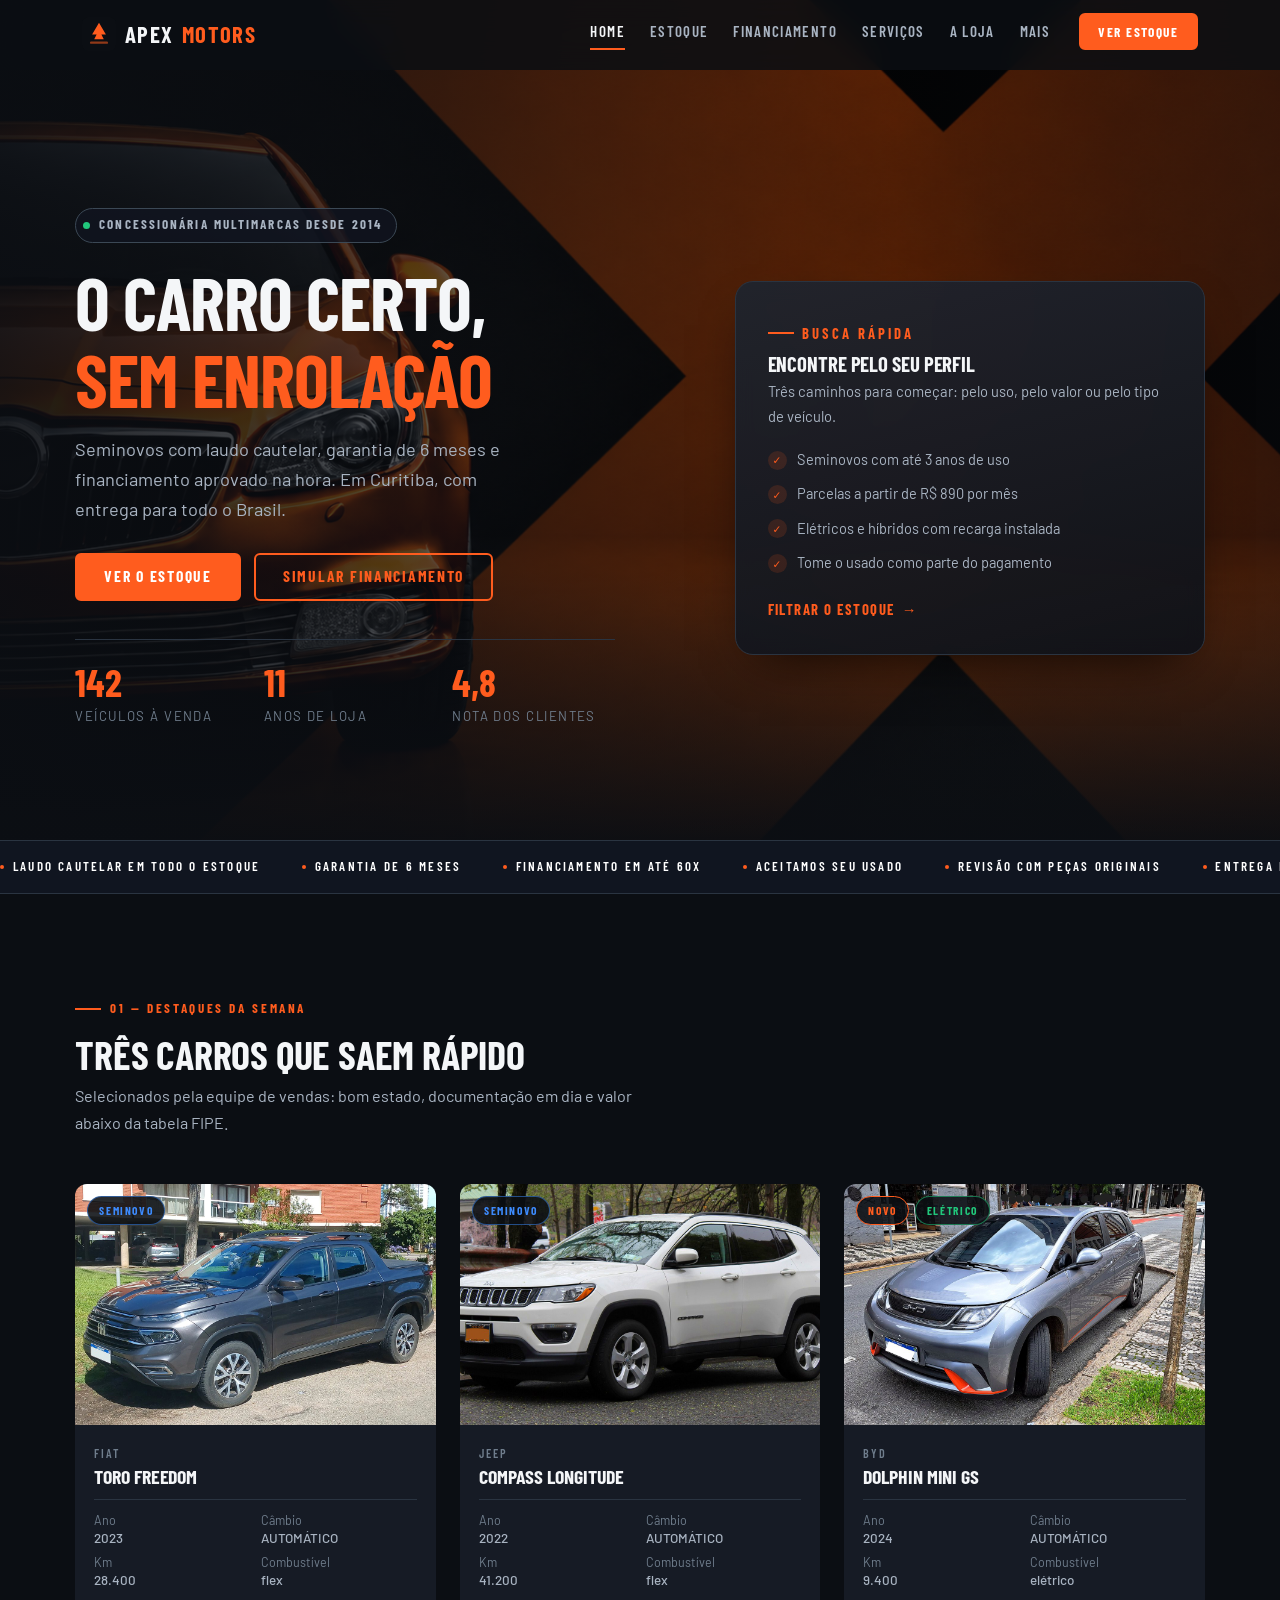
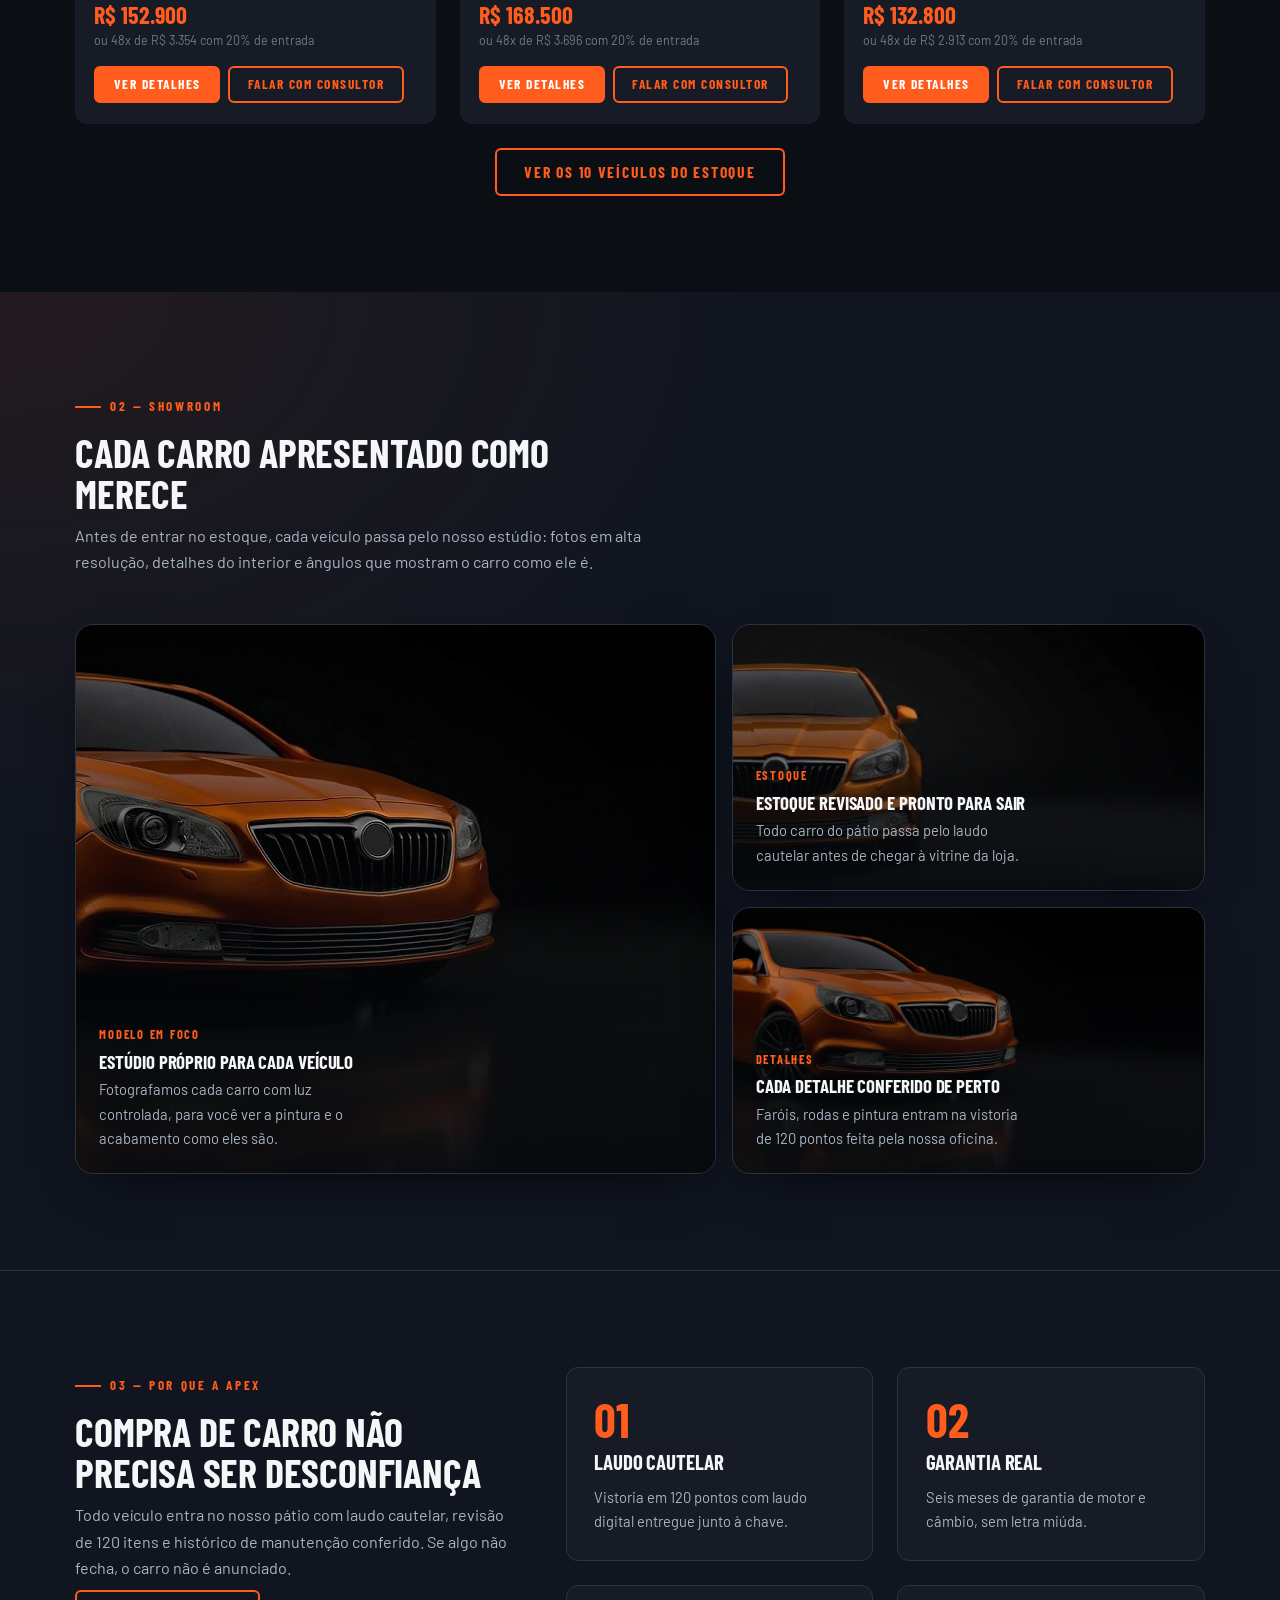
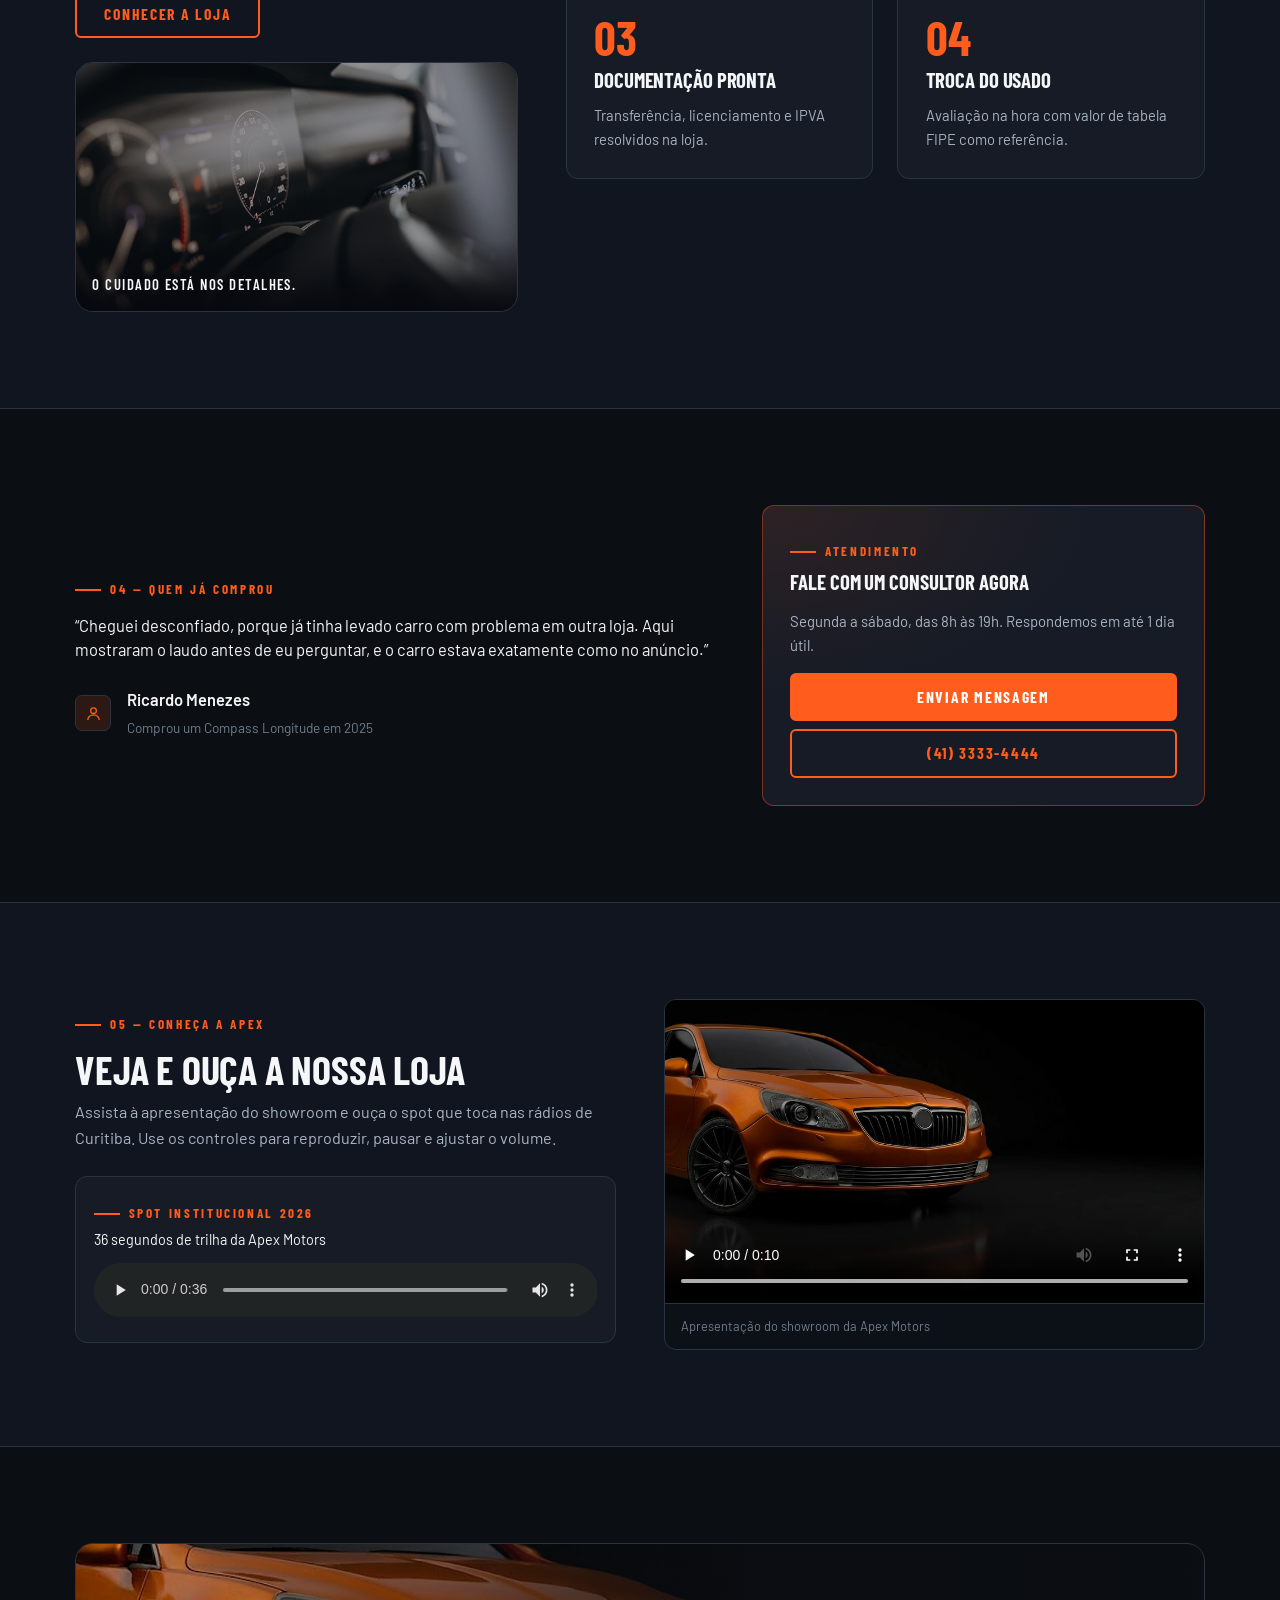
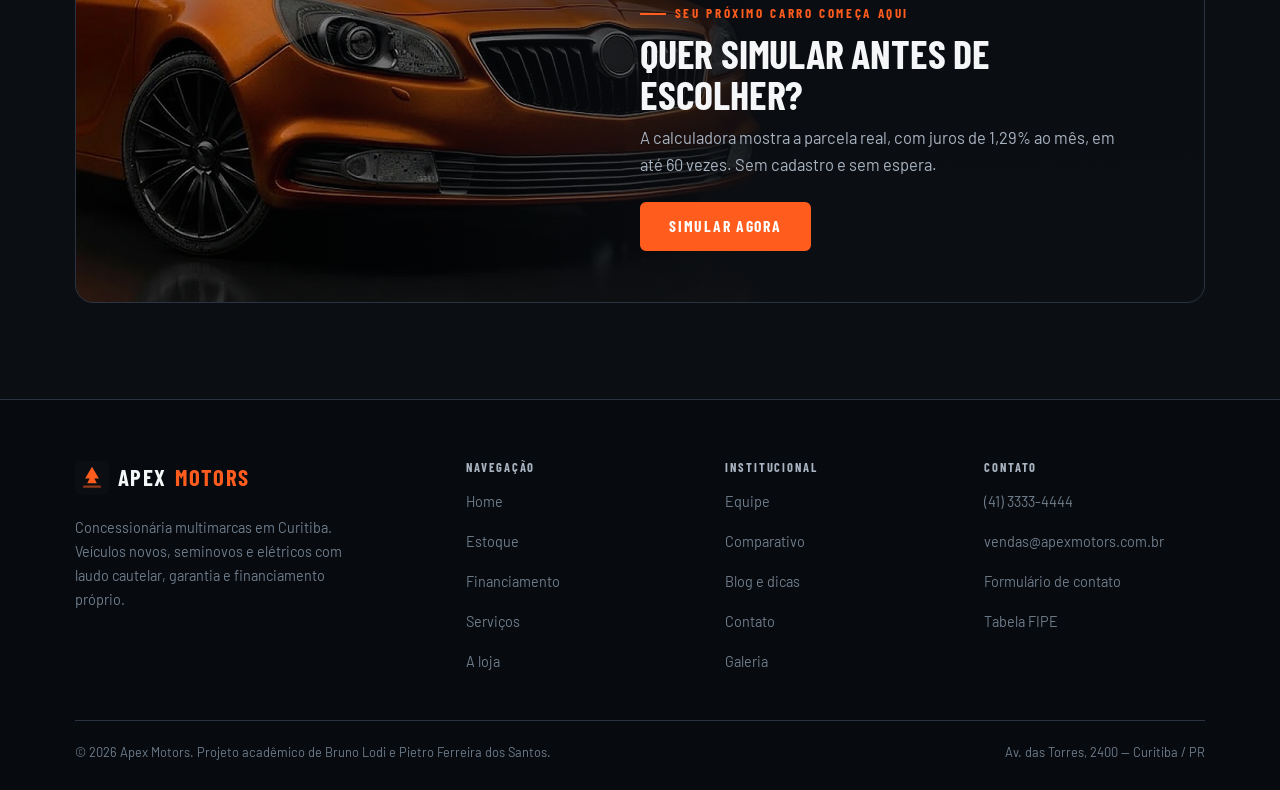
<file: index.html>
<!DOCTYPE html>
<!-- Apex Motors - pagina inicial - autores: Bruno Lodi e Pietro Ferreira dos Santos -->
<html lang="pt-BR">
<head>
    <meta charset="UTF-8">
    <meta name="viewport" content="width=device-width, initial-scale=1.0">
    <meta name="description" content="Apex Motors: concessionária multimarcas em Curitiba com estoque de veículos novos, seminovos e elétricos, financiamento e oficina especializada.">
    <meta name="theme-color" content="#0B0E13">
    <title>Apex Motors | Concessionária Multimarcas</title>

    <link rel="icon" href="img/favicon.svg" type="image/svg+xml">
    <link rel="stylesheet" href="css/bootstrap.min.css">
    <link rel="stylesheet" href="css/fonts.css">
    <link rel="stylesheet" href="css/apex.css">

    <style>
        .apx-faixa .apx-faixa__item {
            color: #FFFFFF !important;
        }
    </style>
</head>
<body>

    <a class="pular-link" href="#conteudo">Pular para o conteúdo</a>

    <nav class="navbar navbar-expand-lg fixed-top apx-barra" id="apx-barra" aria-label="Navegação principal">
        <div class="container">
            <a class="apx-marca" href="index.html">
                <span class="apx-marca__icone" aria-hidden="true">
                    <svg viewBox="0 0 64 64">
                        <rect width="64" height="64" rx="12" fill="#0B0E13"/>
                        <path d="M32 11 L45 33 H36.5 L41 42 H23 L27.5 33 H19 Z" fill="#FF5C1E"/>
                        <rect x="15" y="46" width="34" height="4.5" rx="2.25" fill="#FF5C1E" opacity="0.55"/>
                    </svg>
                </span>
                Apex<b>Motors</b>
            </a>

            <button class="navbar-toggler apx-toggler" type="button" data-bs-toggle="collapse"
                    data-bs-target="#apx-menu-conteudo" aria-controls="apx-menu-conteudo"
                    aria-expanded="false" aria-label="Abrir menu de navegação">
                <span class="navbar-toggler-icon"></span>
            </button>

            <div class="collapse navbar-collapse apx-menu" id="apx-menu-conteudo">
                <ul class="navbar-nav ms-auto align-items-lg-center">
                    <li class="nav-item"><a class="nav-link" href="index.html">Home</a></li>
                    <li class="nav-item"><a class="nav-link" href="estoque.html">Estoque</a></li>
                    <li class="nav-item"><a class="nav-link" href="financiamento.html">Financiamento</a></li>
                    <li class="nav-item"><a class="nav-link" href="servicos.html">Serviços</a></li>
                    <li class="nav-item"><a class="nav-link" href="sobre.html">A loja</a></li>
                    <li class="nav-item dropdown">
                        <a class="nav-link dropdown-toggle" href="#" id="menuMais" role="button"
                           data-bs-toggle="dropdown" aria-expanded="false">Mais</a>
                        <ul class="dropdown-menu" aria-labelledby="menuMais">
                            <li><a class="dropdown-item" href="equipe.html">Equipe</a></li>
                            <li><a class="dropdown-item" href="comparativo.html">Comparativo</a></li>
                            <li><a class="dropdown-item" href="blog.html">Blog e dicas</a></li>
                            <li><a class="dropdown-item" href="contato.html">Contato</a></li>
                            <li><hr class="dropdown-divider"></li>
                            <li><a class="dropdown-item" href="galeria-grid.html">Galeria (sem Bootstrap)</a></li>
                            <li><a class="dropdown-item" href="galeria-flex.html">Flexbox (sem Bootstrap)</a></li>
                            <li><hr class="dropdown-divider"></li>
                            <li><a class="dropdown-item" href="https://www.fiat.com.br" target="_blank" rel="noopener">Fiat Brasil</a></li>
                            <li><a class="dropdown-item" href="https://www.jeep.com.br" target="_blank" rel="noopener">Jeep Brasil</a></li>
                            <li><a class="dropdown-item" href="https://www.toyota.com.br" target="_blank" rel="noopener">Toyota Brasil</a></li>
                        </ul>
                    </li>
                    <li class="nav-item ms-lg-2"><span id="apx-saudacao" role="status"></span></li>
                    <li class="nav-item ms-lg-2 mt-2 mt-lg-0">
                        <a class="btn-apex btn-apex--peq" href="estoque.html">Ver estoque</a>
                    </li>
                </ul>
            </div>
        </div>
    </nav>

    <main id="conteudo">

    <header class="apx-hero apx-hero--fotografico">
        <div class="apx-hero__midia" aria-hidden="true">
            <img src="img/apx-hero-premium.webp" alt="" width="2560" height="1440"
                 fetchpriority="high" decoding="async">
        </div>

        <div class="apx-wrap">
            <div class="apx-hero__grade">
                <div>
                    <p class="apx-hero__selo"><b aria-hidden="true"></b> Concessionária multimarcas desde 2014</p>

                    <h1 class="apx-hero__titulo">
                        O carro certo,<br>
                        <span class="apx-laranja-txt">sem enrolação</span>
                    </h1>

                    <p class="apx-hero__texto">
                        Seminovos com laudo cautelar, garantia de 6 meses e financiamento
                        aprovado na hora. Em Curitiba, com entrega para todo o Brasil.
                    </p>

                    <div class="apx-hero__acoes">
                        <a href="estoque.html" class="btn-apex">Ver o estoque</a>
                        <a href="financiamento.html" class="btn-apex btn-apex--vazio">Simular financiamento</a>
                    </div>

                    <div class="apx-hero__numeros">
                        <div class="apx-hero__numero">
                            <b data-contar="142" data-sufixo="">142</b>
                            <span>Veículos à venda</span>
                        </div>
                        <div class="apx-hero__numero">
                            <b data-contar="11" data-sufixo="">11</b>
                            <span>Anos de loja</span>
                        </div>
                        <div class="apx-hero__numero">
                            <b data-contar="4" data-sufixo=",8">4,8</b>
                            <span>Nota dos clientes</span>
                        </div>
                    </div>
                </div>

                <aside class="apx-hero__cartao">
                    <p class="apx-rotulo mb-2">Busca rápida</p>
                    <h3>Encontre pelo seu perfil</h3>
                    <p>Três caminhos para começar: pelo uso, pelo valor ou pelo tipo de veículo.</p>

                    <ul class="apx-lista-check">
                        <li>Seminovos com até 3 anos de uso</li>
                        <li>Parcelas a partir de R$ 890 por mês</li>
                        <li>Elétricos e híbridos com recarga instalada</li>
                        <li>Tome o usado como parte do pagamento</li>
                    </ul>

                    <a href="estoque.html" class="apx-link">Filtrar o estoque <span aria-hidden="true">→</span></a>
                </aside>
            </div>
        </div>
    </header>

    <div class="apx-faixa" aria-hidden="true">
        <div class="apx-faixa__trilho">
            <span class="apx-faixa__item">Laudo cautelar em todo o estoque</span>
            <span class="apx-faixa__item">Garantia de 6 meses</span>
            <span class="apx-faixa__item">Financiamento em até 60x</span>
            <span class="apx-faixa__item">Aceitamos seu usado</span>
            <span class="apx-faixa__item">Revisão com peças originais</span>
            <span class="apx-faixa__item">Entrega para todo o país</span>
            <span class="apx-faixa__item">Laudo cautelar em todo o estoque</span>
            <span class="apx-faixa__item">Garantia de 6 meses</span>
            <span class="apx-faixa__item">Financiamento em até 60x</span>
            <span class="apx-faixa__item">Aceitamos seu usado</span>
            <span class="apx-faixa__item">Revisão com peças originais</span>
            <span class="apx-faixa__item">Entrega para todo o país</span>
        </div>
    </div>

    <section class="apx-secao" aria-labelledby="titulo-destaques">
        <div class="apx-wrap">
            <div class="apx-topo">
                <p class="apx-rotulo">01 — Destaques da semana</p>
                <h2 class="apx-titulo" id="titulo-destaques">Três carros que saem rápido</h2>
                <p class="apx-texto">
                    Selecionados pela equipe de vendas: bom estado, documentação em dia e
                    valor abaixo da tabela FIPE.
                </p>
            </div>

            <div class="row g-4">
                <div class="col-md-6 col-lg-4">
                    <div class="card apx-card border-0 h-100">
                        <div class="apx-card__foto">
                            <img src="img/fiat-toro.jpg" alt="Fiat Toro Freedom 1.8 Flex" width="1200" height="800" loading="lazy">
                            <div class="apx-card__etiquetas">
                                <span class="apx-fita apx-fita--seminovo">Seminovo</span>
                            </div>
                        </div>
                        <div class="apx-card__corpo">
                            <p class="apx-card__marca">Fiat</p>
                            <h3 class="apx-card__nome">Toro Freedom</h3>
                            <div class="apx-card__ficha">
                                <div>Ano<b>2023</b></div>
                                <div>Câmbio<b>AUTOMÁTICO</b></div>
                                <div>Km<b>28.400</b></div>
                                <div>Combustível<b>flex</b></div>
                            </div>
                            <p class="apx-card__preco">R$ 152.900</p>
                            <p class="apx-card__parcela">ou 48x de R$ 3.354 com 20% de entrada</p>
                            <div class="apx-card__rodape">
                                <a class="btn-apex btn-apex--peq" href="estoque.html">Ver detalhes</a>
                                <a class="btn-apex btn-apex--vazio btn-apex--peq" href="contato.html">Falar com consultor</a>
                            </div>
                        </div>
                    </div>
                </div>

                <div class="col-md-6 col-lg-4">
                    <div class="card apx-card border-0 h-100">
                        <div class="apx-card__foto">
                            <img src="img/jeep-compass.jpg" alt="Jeep Compass Longitude T270" width="1200" height="800" loading="lazy">
                            <div class="apx-card__etiquetas">
                                <span class="apx-fita apx-fita--seminovo">Seminovo</span>
                            </div>
                        </div>
                        <div class="apx-card__corpo">
                            <p class="apx-card__marca">Jeep</p>
                            <h3 class="apx-card__nome">Compass Longitude</h3>
                            <div class="apx-card__ficha">
                                <div>Ano<b>2022</b></div>
                                <div>Câmbio<b>AUTOMÁTICO</b></div>
                                <div>Km<b>41.200</b></div>
                                <div>Combustível<b>flex</b></div>
                            </div>
                            <p class="apx-card__preco">R$ 168.500</p>
                            <p class="apx-card__parcela">ou 48x de R$ 3.696 com 20% de entrada</p>
                            <div class="apx-card__rodape">
                                <a class="btn-apex btn-apex--peq" href="estoque.html">Ver detalhes</a>
                                <a class="btn-apex btn-apex--vazio btn-apex--peq" href="contato.html">Falar com consultor</a>
                            </div>
                        </div>
                    </div>
                </div>

                <div class="col-md-6 col-lg-4">
                    <div class="card apx-card border-0 h-100">
                        <div class="apx-card__foto">
                            <img src="img/byd-dolphin.jpg" alt="BYD Dolphin Mini GS elétrico" width="1200" height="800" loading="lazy">
                            <div class="apx-card__etiquetas">
                                <span class="apx-fita apx-fita--novo">Novo</span>
                                <span class="apx-fita apx-fita--eletrico">Elétrico</span>
                            </div>
                        </div>
                        <div class="apx-card__corpo">
                            <p class="apx-card__marca">BYD</p>
                            <h3 class="apx-card__nome">Dolphin Mini GS</h3>
                            <div class="apx-card__ficha">
                                <div>Ano<b>2024</b></div>
                                <div>Câmbio<b>AUTOMÁTICO</b></div>
                                <div>Km<b>9.400</b></div>
                                <div>Combustível<b>elétrico</b></div>
                            </div>
                            <p class="apx-card__preco">R$ 132.800</p>
                            <p class="apx-card__parcela">ou 48x de R$ 2.913 com 20% de entrada</p>
                            <div class="apx-card__rodape">
                                <a class="btn-apex btn-apex--peq" href="estoque.html">Ver detalhes</a>
                                <a class="btn-apex btn-apex--vazio btn-apex--peq" href="contato.html">Falar com consultor</a>
                            </div>
                        </div>
                    </div>
                </div>
            </div>

            <div class="text-center mt-4">
                <a href="estoque.html" class="btn-apex btn-apex--vazio">Ver os 10 veículos do estoque</a>
            </div>
        </div>
    </section>

    <section class="apx-secao apx-secao--visual-premium" aria-labelledby="titulo-visual-premium">
        <div class="apx-wrap">
            <div class="apx-topo">
                <p class="apx-rotulo">02 — Showroom</p>
                <h2 class="apx-titulo" id="titulo-visual-premium">Cada carro apresentado como merece</h2>
                <p class="apx-texto">
                    Antes de entrar no estoque, cada veículo passa pelo nosso estúdio: fotos em alta resolução,
                    detalhes do interior e ângulos que mostram o carro como ele é.
                </p>
            </div>

            <div class="apx-editorial">
                <article class="apx-editorial__card apx-editorial__card--grande">
                    <img src="img/apx-carro-showcase.webp" alt="Sedã laranja fotografado em estúdio escuro, com destaque para a dianteira" width="2048" height="1152" loading="lazy" decoding="async">
                    <div class="apx-editorial__conteudo">
                        <span>Modelo em foco</span>
                        <h3>Estúdio próprio para cada veículo</h3>
                        <p>Fotografamos cada carro com luz controlada, para você ver a pintura e o acabamento como eles são.</p>
                    </div>
                </article>

                <div class="apx-editorial__pilha">
                    <article class="apx-editorial__card">
                        <img src="img/apx-estoque-premium.webp" alt="Sedã laranja em estúdio com composição ampla e espaço negativo" width="2560" height="1440" loading="lazy" decoding="async">
                        <div class="apx-editorial__conteudo">
                            <span>Estoque</span>
                            <h3>Estoque revisado e pronto para sair</h3>
                            <p>Todo carro do pátio passa pelo laudo cautelar antes de chegar à vitrine da loja.</p>
                        </div>
                    </article>

                    <article class="apx-editorial__card">
                        <img src="img/apx-cta-premium.webp" alt="Dianteira de um sedã laranja em estúdio escuro, com recorte dramático" width="1920" height="1080" loading="lazy" decoding="async">
                        <div class="apx-editorial__conteudo">
                            <span>Detalhes</span>
                            <h3>Cada detalhe conferido de perto</h3>
                            <p>Faróis, rodas e pintura entram na vistoria de 120 pontos feita pela nossa oficina.</p>
                        </div>
                    </article>
                </div>
            </div>
        </div>
    </section>

    <section class="apx-secao apx-secao--alt" aria-labelledby="titulo-diferenciais">
        <div class="apx-wrap">
            <div class="row g-5 align-items-start">
                <div class="col-lg-5">
                    <p class="apx-rotulo">03 — Por que a Apex</p>
                    <h2 class="apx-titulo" id="titulo-diferenciais">Compra de carro não precisa ser desconfiança</h2>
                    <p class="apx-texto">
                        Todo veículo entra no nosso pátio com laudo cautelar, revisão de 120 itens
                        e histórico de manutenção conferido. Se algo não fecha, o carro não é
                        anunciado.
                    </p>
                    <a href="sobre.html" class="btn-apex btn-apex--vazio mt-2">Conhecer a loja</a>
                    <figure class="apx-detalhe-foto mt-4">
                        <img src="img/apx-dashboard-premium.webp"
                             alt="Detalhe do painel e dos instrumentos de um automóvel"
                             width="2560" height="1440" loading="lazy" decoding="async">
                        <figcaption>O cuidado está nos detalhes.</figcaption>
                    </figure>
                </div>

                <div class="col-lg-7">
                    <div class="row g-4">
                        <div class="col-sm-6">
                            <div class="apx-painel h-100">
                                <span class="apx-numero">01</span>
                                <h3 class="mt-2">Laudo cautelar</h3>
                                <p class="mb-0" style="font-size:0.92rem;">
                                    Vistoria em 120 pontos com laudo digital entregue junto à chave.
                                </p>
                            </div>
                        </div>
                        <div class="col-sm-6">
                            <div class="apx-painel h-100">
                                <span class="apx-numero">02</span>
                                <h3 class="mt-2">Garantia real</h3>
                                <p class="mb-0" style="font-size:0.92rem;">
                                    Seis meses de garantia de motor e câmbio, sem letra miúda.
                                </p>
                            </div>
                        </div>
                        <div class="col-sm-6">
                            <div class="apx-painel h-100">
                                <span class="apx-numero">03</span>
                                <h3 class="mt-2">Documentação pronta</h3>
                                <p class="mb-0" style="font-size:0.92rem;">
                                    Transferência, licenciamento e IPVA resolvidos na loja.
                                </p>
                            </div>
                        </div>
                        <div class="col-sm-6">
                            <div class="apx-painel h-100">
                                <span class="apx-numero">04</span>
                                <h3 class="mt-2">Troca do usado</h3>
                                <p class="mb-0" style="font-size:0.92rem;">
                                    Avaliação na hora com valor de tabela FIPE como referência.
                                </p>
                            </div>
                        </div>
                    </div>
                </div>
            </div>
        </div>
    </section>

    <section class="apx-secao" aria-labelledby="titulo-depoimento">
        <div class="apx-wrap">
            <div class="row g-5 align-items-center">
                <div class="col-lg-7">
                    <p class="apx-rotulo">04 — Quem já comprou</p>
                    <blockquote class="mb-0">
                        <p id="titulo-depoimento" style="font-size:clamp(1.15rem,1rem+1vw,1.6rem);color:var(--apx-branco);line-height:1.45;">
                            “Cheguei desconfiado, porque já tinha levado carro com problema em outra loja.
                            Aqui mostraram o laudo antes de eu perguntar, e o carro estava
                            exatamente como no anúncio.”
                        </p>
                        <footer class="mt-4 d-flex align-items-center gap-3">
                            <span class="apx-icone" aria-hidden="true">
                                <svg viewBox="0 0 24 24" fill="none" stroke="currentColor" stroke-width="1.8">
                                    <circle cx="12" cy="8" r="4"/>
                                    <path d="M4 21c0-4 3.6-7 8-7s8 3 8 7"/>
                                </svg>
                            </span>
                            <div>
                                <strong style="display:block;">Ricardo Menezes</strong>
                                <span style="font-size:0.85rem;color:var(--apx-cinza-3);">Comprou um Compass Longitude em 2025</span>
                            </div>
                        </footer>
                    </blockquote>
                </div>

                <div class="col-lg-5">
                    <div class="apx-painel apx-painel--destaque">
                        <p class="apx-rotulo mb-2">Atendimento</p>
                        <h3 class="mb-3">Fale com um consultor agora</h3>
                        <p style="font-size:0.93rem;">
                            Segunda a sábado, das 8h às 19h. Respondemos em até 1 dia útil.
                        </p>
                        <div class="d-grid gap-2">
                            <a href="contato.html" class="btn-apex">Enviar mensagem</a>
                            <a href="tel:+554133334444" class="btn-apex btn-apex--vazio">(41) 3333-4444</a>
                        </div>
                    </div>
                </div>
            </div>
        </div>
    </section>

    <section class="apx-secao apx-secao--alt" aria-labelledby="titulo-midia">
        <div class="apx-wrap">
            <div class="row g-5 align-items-center">
                <div class="col-lg-6">
                    <p class="apx-rotulo">05 — Conheça a Apex</p>
                    <h2 class="apx-titulo" id="titulo-midia">Veja e ouça a nossa loja</h2>
                    <p class="apx-texto mb-4">
                        Assista à apresentação do showroom e ouça o spot que toca nas rádios de
                        Curitiba. Use os controles para reproduzir, pausar e ajustar o volume.
                    </p>

                    <div class="apx-audio">
                        <p class="apx-rotulo mb-1">Spot institucional 2026</p>
                        <p style="font-size:0.9rem;color:var(--apx-branco);margin-bottom:0;">
                            36 segundos de trilha da Apex Motors
                        </p>
                        <audio controls preload="metadata">
                            <source src="video/trilha-apex.mp3" type="audio/mpeg">
                            Seu navegador não suporta o elemento de áudio.
                            <a href="video/trilha-apex.mp3">Baixe o arquivo MP3</a>.
                        </audio>
                    </div>
                </div>

                <div class="col-lg-6">
                    <div class="apx-midia">
                        <video controls playsinline preload="metadata" poster="img/apx-carro-showcase.webp"
                               width="1280" height="720">
                            <source src="video/showroom.webm" type="video/webm">
                            <source src="video/showroom.mp4" type="video/mp4">
                            Seu navegador não suporta o elemento de vídeo.
                            <a href="video/showroom.mp4">Baixe o arquivo MP4</a>.
                        </video>
                        <p class="apx-midia__legenda">Apresentação do showroom da Apex Motors</p>
                    </div>
                </div>
            </div>
        </div>
    </section>

    <section class="apx-secao">
        <div class="apx-wrap">
            <div class="apx-faixa-cta apx-faixa-cta--foto">
                <div class="row g-4 align-items-center">
                    <div class="col-lg-6 ms-lg-auto">
                        <p class="apx-rotulo mb-2">Seu próximo carro começa aqui</p>
                        <h2 class="mb-2">Quer simular antes de escolher?</h2>
                        <p class="mb-4">
                            A calculadora mostra a parcela real, com juros de 1,29% ao mês,
                            em até 60 vezes. Sem cadastro e sem espera.
                        </p>
                        <a href="financiamento.html" class="btn-apex">Simular agora</a>
                    </div>
                </div>
            </div>
        </div>
    </section>

    </main>

    <footer class="apx-rodape">
        <div class="apx-wrap">
            <div class="apx-rodape__grade">
                <div>
                    <a class="apx-marca" href="index.html">
                        <span class="apx-marca__icone" aria-hidden="true">
                            <svg viewBox="0 0 64 64">
                                <rect width="64" height="64" rx="12" fill="#0B0E13"/>
                                <path d="M32 11 L45 33 H36.5 L41 42 H23 L27.5 33 H19 Z" fill="#FF5C1E"/>
                                <rect x="15" y="46" width="34" height="4.5" rx="2.25" fill="#FF5C1E" opacity="0.55"/>
                            </svg>
                        </span>
                        Apex<b>Motors</b>
                    </a>
                    <p class="apx-rodape__texto">
                        Concessionária multimarcas em Curitiba. Veículos novos, seminovos e
                        elétricos com laudo cautelar, garantia e financiamento próprio.
                    </p>
                </div>

                <nav aria-label="Navegação do rodapé">
                    <h2 class="apx-rodape__titulo">Navegação</h2>
                    <ul class="apx-rodape__links">
                        <li><a href="index.html">Home</a></li>
                        <li><a href="estoque.html">Estoque</a></li>
                        <li><a href="financiamento.html">Financiamento</a></li>
                        <li><a href="servicos.html">Serviços</a></li>
                        <li><a href="sobre.html">A loja</a></li>
                    </ul>
                </nav>

                <div>
                    <h2 class="apx-rodape__titulo">Institucional</h2>
                    <ul class="apx-rodape__links">
                        <li><a href="equipe.html">Equipe</a></li>
                        <li><a href="comparativo.html">Comparativo</a></li>
                        <li><a href="blog.html">Blog e dicas</a></li>
                        <li><a href="contato.html">Contato</a></li>
                        <li><a href="galeria-grid.html">Galeria</a></li>
                    </ul>
                </div>

                <div>
                    <h2 class="apx-rodape__titulo">Contato</h2>
                    <ul class="apx-rodape__links">
                        <li><a href="tel:+554133334444">(41) 3333-4444</a></li>
                        <li><a href="mailto:vendas@apexmotors.com.br">vendas@apexmotors.com.br</a></li>
                        <li><a href="contato.html">Formulário de contato</a></li>
                        <li><a href="https://www.fipe.org.br" target="_blank" rel="noopener">Tabela FIPE</a></li>
                    </ul>
                </div>
            </div>

            <div class="apx-rodape__base">
                <p>© <span class="apx-ano">2026</span> Apex Motors. Projeto acadêmico de Bruno Lodi e Pietro Ferreira dos Santos.</p>
                <p>Av. das Torres, 2400 — Curitiba / PR</p>
            </div>
        </div>
    </footer>

    <button id="apx-topo-btn" type="button" aria-label="Voltar ao topo">
        <svg width="18" height="18" viewBox="0 0 24 24" fill="none" stroke="currentColor" stroke-width="2"
             stroke-linecap="round" stroke-linejoin="round" aria-hidden="true">
            <path d="M12 19V5M5 12l7-7 7 7"/>
        </svg>
    </button>

    <script src="js/bootstrap.bundle.min.js"></script>
    <script src="js/apex.js"></script>
</body>
</html>
</file>
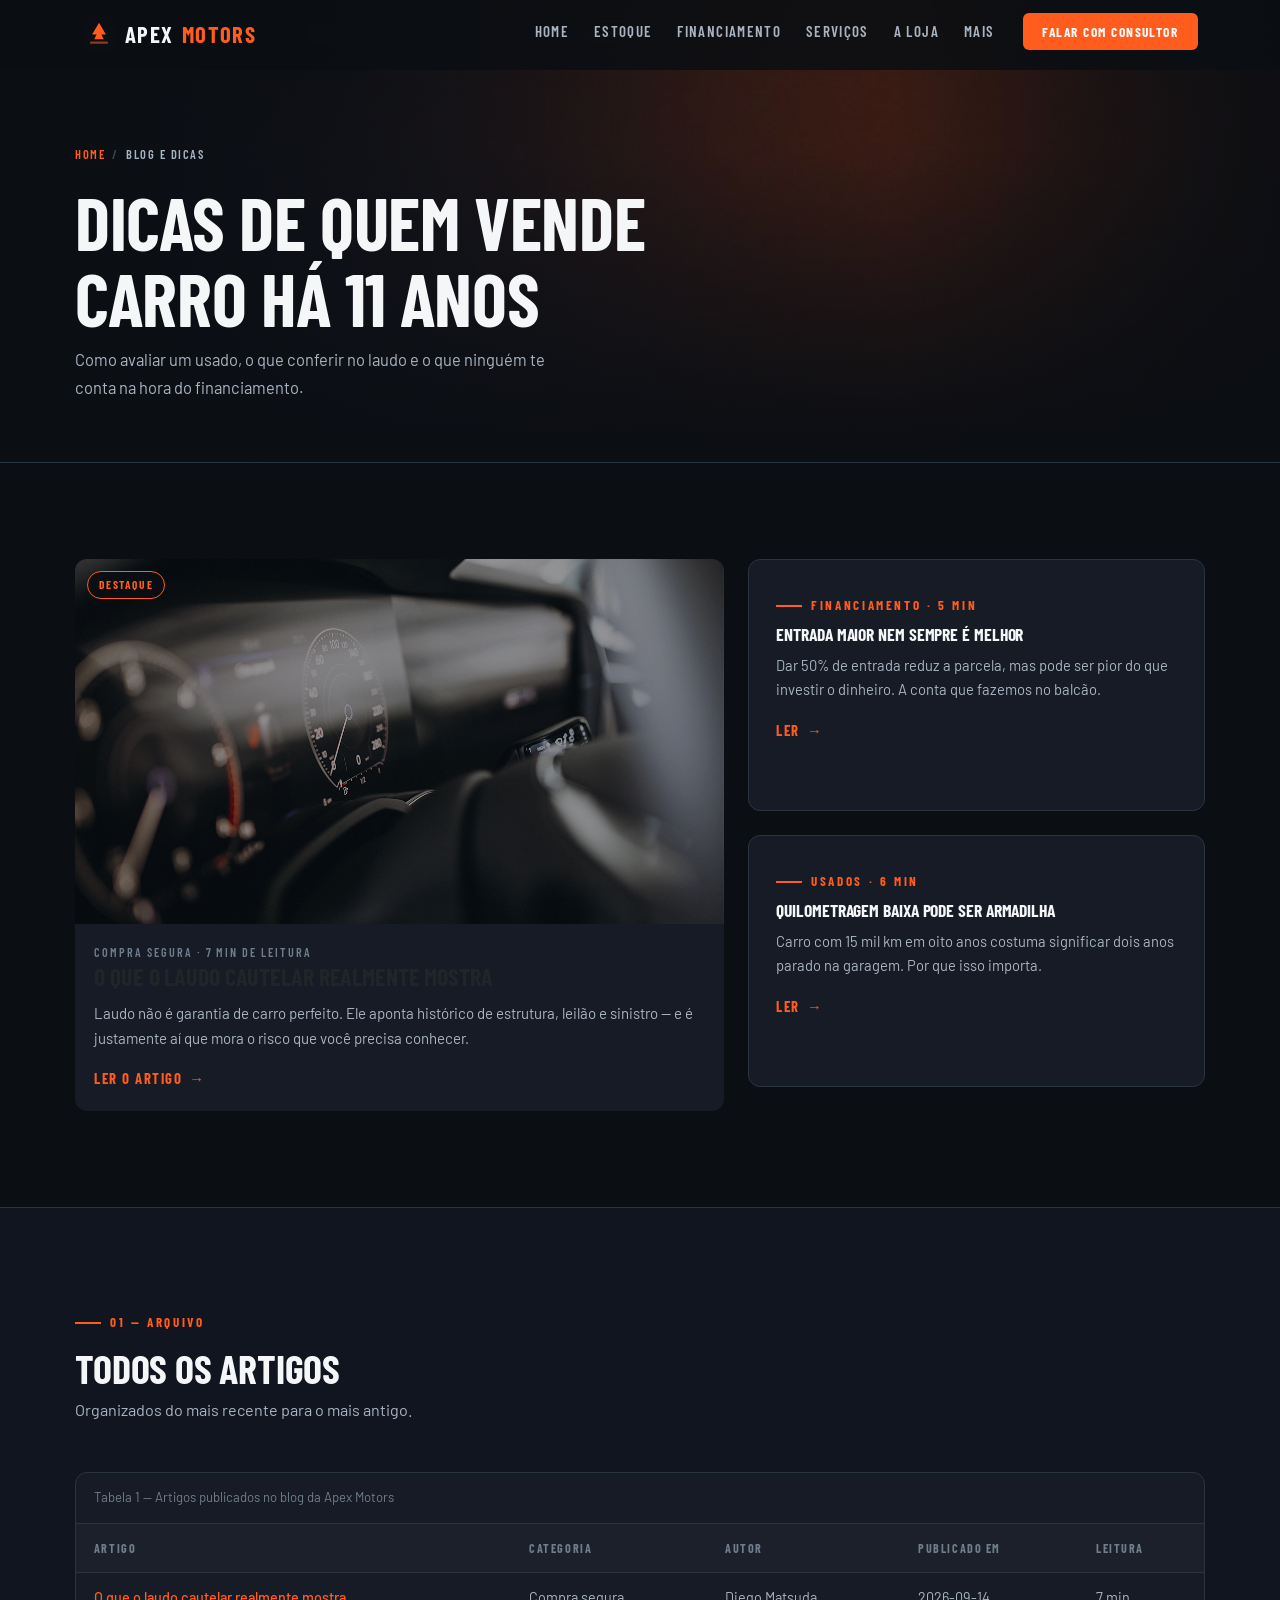
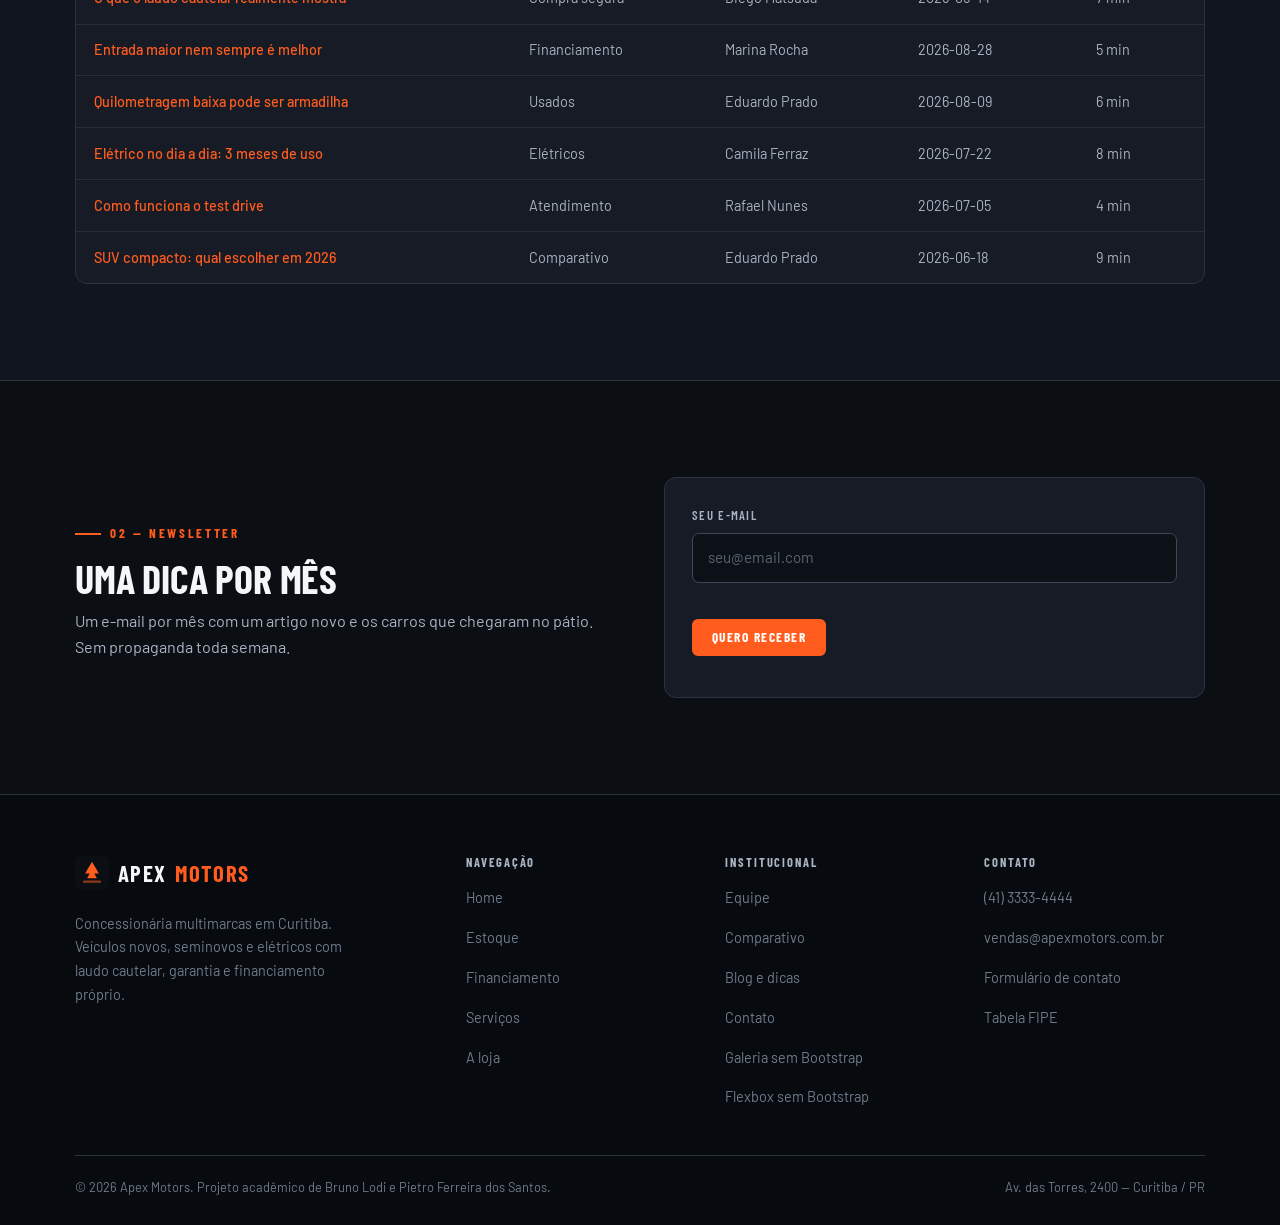
<file: blog.html>
<!DOCTYPE html>
<!-- Apex Motors - blog e dicas - autores: Bruno Lodi e Pietro Ferreira dos Santos -->
<html lang="pt-BR">
<head>
    <meta charset="UTF-8">
    <meta name="viewport" content="width=device-width, initial-scale=1.0">
    <meta name="description" content="Blog da Apex Motors com dicas sobre compra segura de usados, laudo cautelar, financiamento e carros elétricos.">
    <meta name="theme-color" content="#0B0E13">
    <title>Blog e dicas | Apex Motors</title>

    <link rel="icon" href="img/favicon.svg" type="image/svg+xml">
    <link rel="stylesheet" href="css/bootstrap.min.css">
    <link rel="stylesheet" href="css/fonts.css">
    <link rel="stylesheet" href="css/apex.css">
</head>
<body>

    <a class="pular-link" href="#conteudo">Pular para o conteúdo</a>

    <nav class="navbar navbar-expand-lg fixed-top apx-barra" id="apx-barra" aria-label="Navegação principal">
        <div class="container">
            <a class="apx-marca" href="index.html">
                <span class="apx-marca__icone" aria-hidden="true">
                    <svg viewBox="0 0 64 64">
                        <rect width="64" height="64" rx="12" fill="#0B0E13"/>
                        <path d="M32 11 L45 33 H36.5 L41 42 H23 L27.5 33 H19 Z" fill="#FF5C1E"/>
                        <rect x="15" y="46" width="34" height="4.5" rx="2.25" fill="#FF5C1E" opacity="0.55"/>
                    </svg>
                </span>
                Apex<b>Motors</b>
            </a>

            <button class="navbar-toggler apx-toggler" type="button" data-bs-toggle="collapse"
                    data-bs-target="#apx-menu-conteudo" aria-controls="apx-menu-conteudo"
                    aria-expanded="false" aria-label="Abrir menu de navegação">
                <span class="navbar-toggler-icon"></span>
            </button>

            <div class="collapse navbar-collapse apx-menu" id="apx-menu-conteudo">
                <ul class="navbar-nav ms-auto align-items-lg-center">
                    <li class="nav-item"><a class="nav-link" href="index.html">Home</a></li>
                    <li class="nav-item"><a class="nav-link" href="estoque.html">Estoque</a></li>
                    <li class="nav-item"><a class="nav-link" href="financiamento.html">Financiamento</a></li>
                    <li class="nav-item"><a class="nav-link" href="servicos.html">Serviços</a></li>
                    <li class="nav-item"><a class="nav-link" href="sobre.html">A loja</a></li>
                    <li class="nav-item dropdown">
                        <a class="nav-link dropdown-toggle" href="#" id="menuMais" role="button"
                           data-bs-toggle="dropdown" aria-expanded="false">Mais</a>
                        <ul class="dropdown-menu" aria-labelledby="menuMais">
                            <li><a class="dropdown-item" href="equipe.html">Equipe</a></li>
                            <li><a class="dropdown-item" href="comparativo.html">Comparativo</a></li>
                            <li><a class="dropdown-item" href="blog.html">Blog e dicas</a></li>
                            <li><a class="dropdown-item" href="contato.html">Contato</a></li>
                            <li><hr class="dropdown-divider"></li>
                            <li><a class="dropdown-item" href="galeria-grid.html">Galeria (sem Bootstrap)</a></li>
                            <li><a class="dropdown-item" href="galeria-flex.html">Flexbox (sem Bootstrap)</a></li>
                            <li><hr class="dropdown-divider"></li>
                            <li><a class="dropdown-item" href="https://www.fiat.com.br" target="_blank" rel="noopener">Fiat Brasil</a></li>
                            <li><a class="dropdown-item" href="https://www.jeep.com.br" target="_blank" rel="noopener">Jeep Brasil</a></li>
                            <li><a class="dropdown-item" href="https://www.toyota.com.br" target="_blank" rel="noopener">Toyota Brasil</a></li>
                        </ul>
                    </li>
                    <li class="nav-item ms-lg-2"><span id="apx-saudacao" role="status"></span></li>
                    <li class="nav-item ms-lg-2 mt-2 mt-lg-0">
                        <a class="btn-apex btn-apex--peq" href="contato.html">Falar com consultor</a>
                    </li>
                </ul>
            </div>
        </div>
    </nav>

    <main id="conteudo">

    <header class="apx-banner">
        <div class="apx-banner__fundo">
            <img src="img/blog1.jpg" alt="" width="900" height="600">
        </div>
        <div class="apx-wrap">
            <ol class="apx-trilha">
                <li><a href="index.html">Home</a></li>
                <li>Blog e dicas</li>
            </ol>
            <h1>Dicas de quem vende carro há 11 anos</h1>
            <p>
                Como avaliar um usado, o que conferir no laudo e o que ninguém te conta
                na hora do financiamento.
            </p>
        </div>
    </header>

    <section class="apx-secao" aria-labelledby="titulo-destaque">
        <div class="apx-wrap">
            <div class="row g-4 align-items-stretch">
                <div class="col-lg-7">
                    <article class="card apx-card border-0 h-100">
                        <div class="apx-card__foto" style="aspect-ratio:16/9;">
                            <img src="img/apx-dashboard-premium.webp" alt="Painel de instrumentos de um veículo em vistoria" width="2560" height="1440" loading="lazy">
                            <div class="apx-card__etiquetas">
                                <span class="apx-fita apx-fita--novo">Destaque</span>
                            </div>
                        </div>
                        <div class="apx-card__corpo">
                            <p class="apx-card__marca">Compra segura &middot; 7 min de leitura</p>
                            <h2 style="font-size:1.5rem;margin-bottom:0.7rem;">O que o laudo cautelar realmente mostra</h2>
                            <p style="font-size:0.94rem;">
                                Laudo não é garantia de carro perfeito. Ele aponta histórico de
                                estrutura, leilão e sinistro — e é justamente aí que mora o
                                risco que você precisa conhecer.
                            </p>
                            <a class="apx-link mt-auto" href="servicos.html">Ler o artigo <span aria-hidden="true">→</span></a>
                        </div>
                    </article>
                </div>

                <div class="col-lg-5">
                    <div class="row g-4 h-100">
                        <div class="col-12">
                            <article class="apx-painel h-100">
                                <p class="apx-rotulo mb-2">Financiamento &middot; 5 min</p>
                                <h3 style="font-size:1.1rem;">Entrada maior nem sempre é melhor</h3>
                                <p style="font-size:0.92rem;">
                                    Dar 50% de entrada reduz a parcela, mas pode ser pior do que
                                    investir o dinheiro. A conta que fazemos no balcão.
                                </p>
                                <a class="apx-link" href="financiamento.html">Ler <span aria-hidden="true">→</span></a>
                            </article>
                        </div>
                        <div class="col-12">
                            <article class="apx-painel h-100">
                                <p class="apx-rotulo mb-2">Usados &middot; 6 min</p>
                                <h3 style="font-size:1.1rem;">Quilometragem baixa pode ser armadilha</h3>
                                <p style="font-size:0.92rem;">
                                    Carro com 15 mil km em oito anos costuma significar dois
                                    anos parado na garagem. Por que isso importa.
                                </p>
                                <a class="apx-link" href="estoque.html">Ler <span aria-hidden="true">→</span></a>
                            </article>
                        </div>
                    </div>
                </div>
            </div>
        </div>
    </section>

    <section class="apx-secao apx-secao--alt" aria-labelledby="titulo-arquivo">
        <div class="apx-wrap">
            <div class="apx-topo">
                <p class="apx-rotulo">01 — Arquivo</p>
                <h2 class="apx-titulo" id="titulo-arquivo">Todos os artigos</h2>
                <p class="apx-texto">
                    Organizados do mais recente para o mais antigo.
                </p>
            </div>

            <div class="apx-tabela-wrap">
                <div class="apx-tabela-scroll">
                    <table class="table apx-tabela mb-0">
                        <caption>Tabela 1 — Artigos publicados no blog da Apex Motors</caption>
                        <thead>
                            <tr>
                                <th scope="col">Artigo</th>
                                <th scope="col">Categoria</th>
                                <th scope="col">Autor</th>
                                <th scope="col">Publicado em</th>
                                <th scope="col">Leitura</th>
                            </tr>
                        </thead>
                        <tbody>
                            <tr>
                                <td><a href="servicos.html">O que o laudo cautelar realmente mostra</a></td>
                                <td>Compra segura</td>
                                <td>Diego Matsuda</td>
                                <td>2026-09-14</td>
                                <td>7 min</td>
                            </tr>
                            <tr>
                                <td><a href="financiamento.html">Entrada maior nem sempre é melhor</a></td>
                                <td>Financiamento</td>
                                <td>Marina Rocha</td>
                                <td>2026-08-28</td>
                                <td>5 min</td>
                            </tr>
                            <tr>
                                <td><a href="estoque.html">Quilometragem baixa pode ser armadilha</a></td>
                                <td>Usados</td>
                                <td>Eduardo Prado</td>
                                <td>2026-08-09</td>
                                <td>6 min</td>
                            </tr>
                            <tr>
                                <td><a href="galeria-flex.html">Elétrico no dia a dia: 3 meses de uso</a></td>
                                <td>Elétricos</td>
                                <td>Camila Ferraz</td>
                                <td>2026-07-22</td>
                                <td>8 min</td>
                            </tr>
                            <tr>
                                <td><a href="contato.html">Como funciona o test drive</a></td>
                                <td>Atendimento</td>
                                <td>Rafael Nunes</td>
                                <td>2026-07-05</td>
                                <td>4 min</td>
                            </tr>
                            <tr>
                                <td><a href="comparativo.html">SUV compacto: qual escolher em 2026</a></td>
                                <td>Comparativo</td>
                                <td>Eduardo Prado</td>
                                <td>2026-06-18</td>
                                <td>9 min</td>
                            </tr>
                        </tbody>
                    </table>
                </div>
            </div>
        </div>
    </section>

    <section class="apx-secao" aria-labelledby="titulo-news">
        <div class="apx-wrap">
            <div class="row g-5 align-items-center">
                <div class="col-lg-6">
                    <p class="apx-rotulo">02 — Newsletter</p>
                    <h2 class="apx-titulo" id="titulo-news">Uma dica por mês</h2>
                    <p class="apx-texto">
                        Um e-mail por mês com um artigo novo e os carros que chegaram no
                        pátio. Sem propaganda toda semana.
                    </p>
                </div>

                <div class="col-lg-6">
                    <div class="apx-painel">
                        <form id="apx-form-news" novalidate>
                            <div class="apx-campo">
                                <label for="email-news">Seu e-mail</label>
                                <input type="email" id="email-news" name="email-news" class="form-control"
                                       placeholder="seu@email.com" required>
                                <span class="apx-campo__erro" aria-live="polite"></span>
                            </div>
                            <button type="submit" class="btn btn-apex btn-apex--peq">Quero receber</button>
                            <p id="apx-retorno-news" style="font-size:0.85rem;color:var(--apx-verde);margin:0.9rem 0 0;"></p>
                        </form>
                    </div>
                </div>
            </div>
        </div>
    </section>

    </main>

    <footer class="apx-rodape">
        <div class="apx-wrap">
            <div class="apx-rodape__grade">
                <div>
                    <a class="apx-marca" href="index.html">
                        <span class="apx-marca__icone" aria-hidden="true">
                            <svg viewBox="0 0 64 64">
                                <rect width="64" height="64" rx="12" fill="#0B0E13"/>
                                <path d="M32 11 L45 33 H36.5 L41 42 H23 L27.5 33 H19 Z" fill="#FF5C1E"/>
                                <rect x="15" y="46" width="34" height="4.5" rx="2.25" fill="#FF5C1E" opacity="0.55"/>
                            </svg>
                        </span>
                        Apex<b>Motors</b>
                    </a>
                    <p class="apx-rodape__texto">
                        Concessionária multimarcas em Curitiba. Veículos novos, seminovos e
                        elétricos com laudo cautelar, garantia e financiamento próprio.
                    </p>
                </div>

                <nav aria-label="Navegação do rodapé">
                    <h2 class="apx-rodape__titulo">Navegação</h2>
                    <ul class="apx-rodape__links">
                        <li><a href="index.html">Home</a></li>
                        <li><a href="estoque.html">Estoque</a></li>
                        <li><a href="financiamento.html">Financiamento</a></li>
                        <li><a href="servicos.html">Serviços</a></li>
                        <li><a href="sobre.html">A loja</a></li>
                    </ul>
                </nav>

                <div>
                    <h2 class="apx-rodape__titulo">Institucional</h2>
                    <ul class="apx-rodape__links">
                        <li><a href="equipe.html">Equipe</a></li>
                        <li><a href="comparativo.html">Comparativo</a></li>
                        <li><a href="blog.html">Blog e dicas</a></li>
                        <li><a href="contato.html">Contato</a></li>
                        <li><a href="galeria-grid.html">Galeria sem Bootstrap</a></li>
                        <li><a href="galeria-flex.html">Flexbox sem Bootstrap</a></li>
                    </ul>
                </div>

                <div>
                    <h2 class="apx-rodape__titulo">Contato</h2>
                    <ul class="apx-rodape__links">
                        <li><a href="tel:+554133334444">(41) 3333-4444</a></li>
                        <li><a href="mailto:vendas@apexmotors.com.br">vendas@apexmotors.com.br</a></li>
                        <li><a href="contato.html">Formulário de contato</a></li>
                        <li><a href="https://www.fipe.org.br" target="_blank" rel="noopener">Tabela FIPE</a></li>
                    </ul>
                </div>
            </div>

            <div class="apx-rodape__base">
                <p>© <span class="apx-ano">2026</span> Apex Motors. Projeto acadêmico de Bruno Lodi e Pietro Ferreira dos Santos.</p>
                <p>Av. das Torres, 2400 — Curitiba / PR</p>
            </div>
        </div>
    </footer>

    <button id="apx-topo-btn" type="button" aria-label="Voltar ao topo">
        <svg width="18" height="18" viewBox="0 0 24 24" fill="none" stroke="currentColor" stroke-width="2"
             stroke-linecap="round" stroke-linejoin="round" aria-hidden="true">
            <path d="M12 19V5M5 12l7-7 7 7"/>
        </svg>
    </button>

    <script src="js/bootstrap.bundle.min.js"></script>
    <script src="js/apex.js"></script>
</body>
</html>
</file>
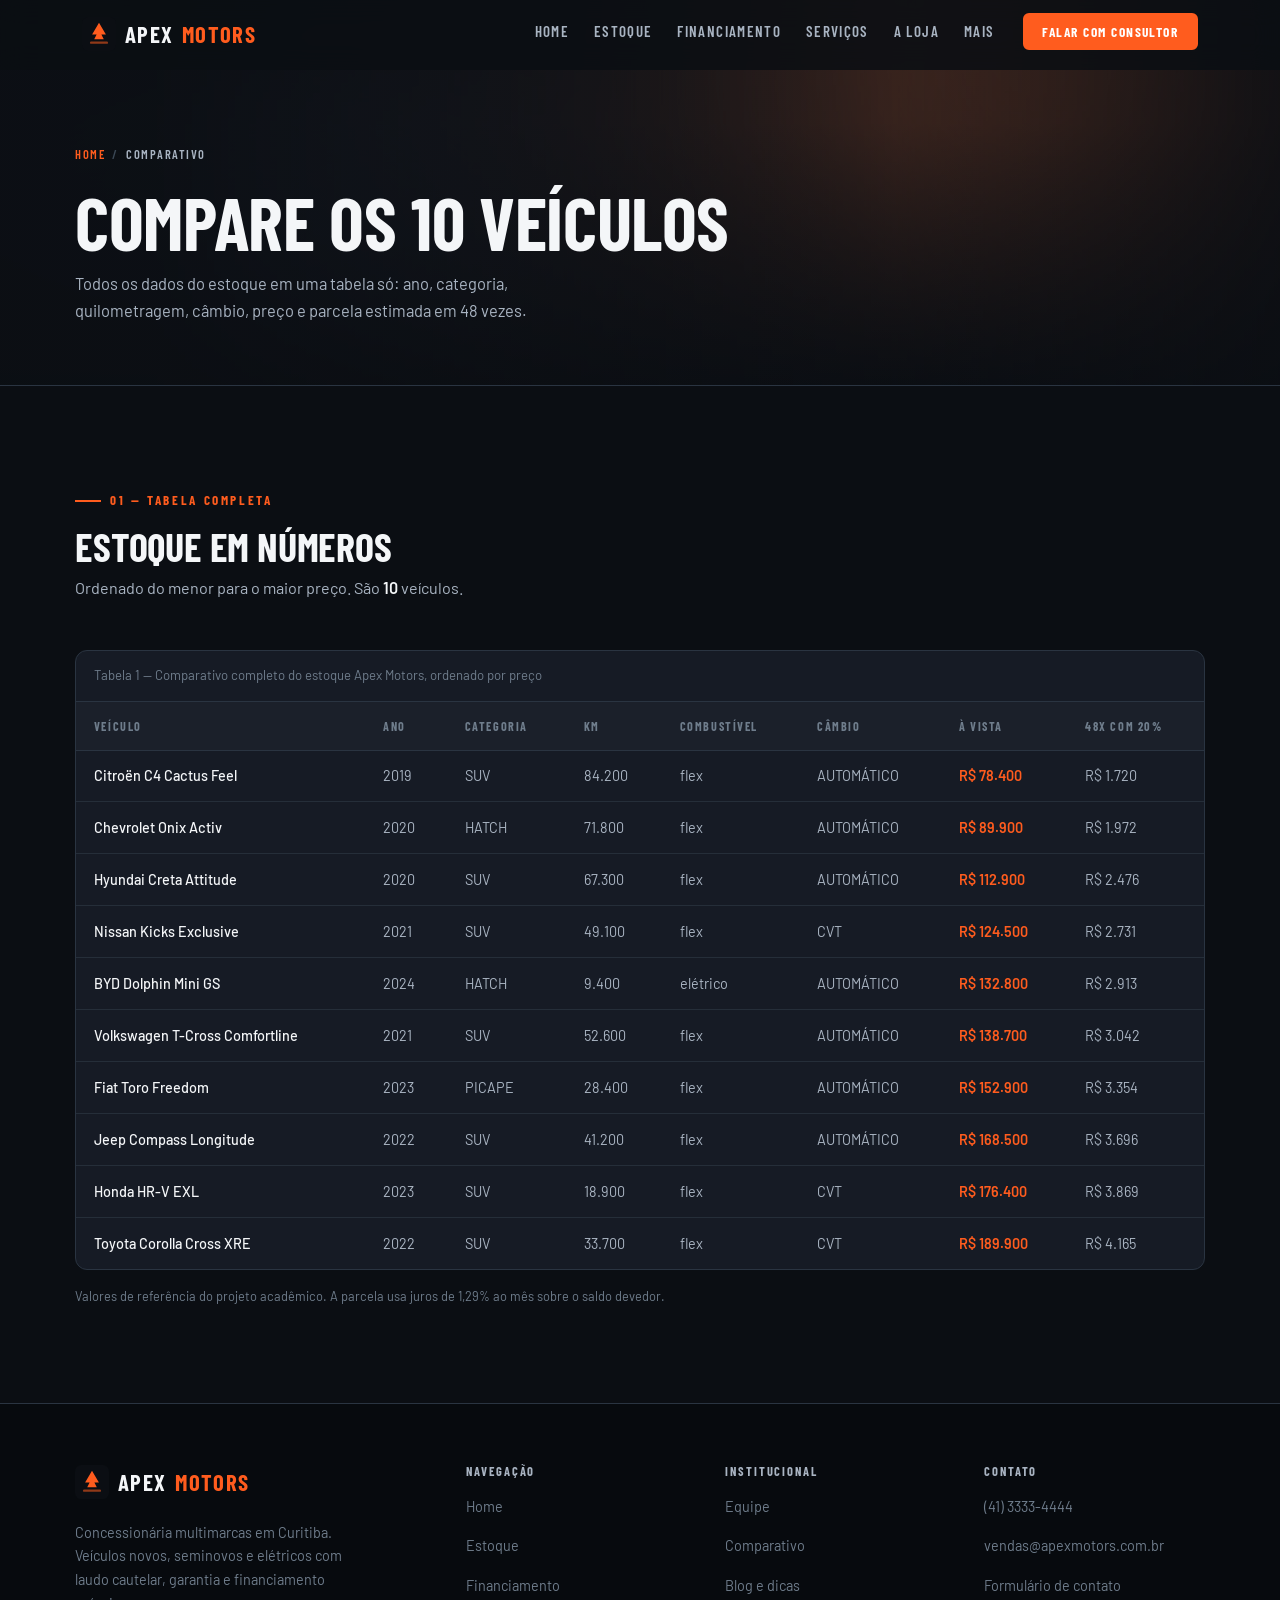
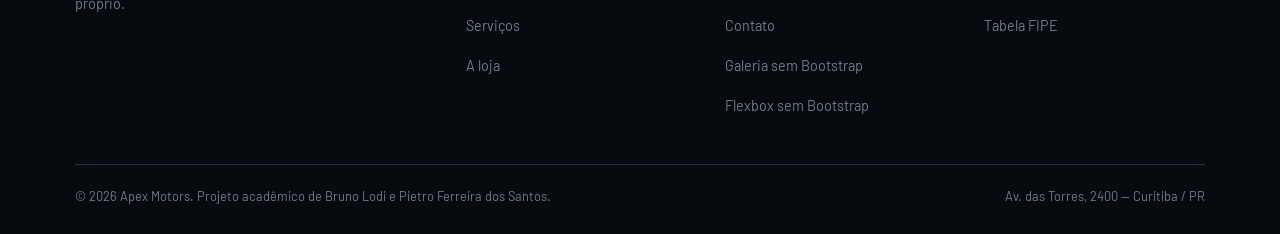
<file: comparativo.html>
<!DOCTYPE html>
<!-- Apex Motors - tabela comparativa - autores: Bruno Lodi e Pietro Ferreira dos Santos -->
<html lang="pt-BR">
<head>
    <meta charset="UTF-8">
    <meta name="viewport" content="width=device-width, initial-scale=1.0">
    <meta name="description" content="Comparativo completo do estoque da Apex Motors com ano, quilometragem, câmbio, preço e parcela estimada.">
    <meta name="theme-color" content="#0B0E13">
    <title>Comparativo | Apex Motors</title>

    <link rel="icon" href="img/favicon.svg" type="image/svg+xml">
    <link rel="stylesheet" href="css/bootstrap.min.css">
    <link rel="stylesheet" href="css/fonts.css">
    <link rel="stylesheet" href="css/apex.css">
</head>
<body>

    <a class="pular-link" href="#conteudo">Pular para o conteúdo</a>

    <nav class="navbar navbar-expand-lg fixed-top apx-barra" id="apx-barra" aria-label="Navegação principal">
        <div class="container">
            <a class="apx-marca" href="index.html">
                <span class="apx-marca__icone" aria-hidden="true">
                    <svg viewBox="0 0 64 64">
                        <rect width="64" height="64" rx="12" fill="#0B0E13"/>
                        <path d="M32 11 L45 33 H36.5 L41 42 H23 L27.5 33 H19 Z" fill="#FF5C1E"/>
                        <rect x="15" y="46" width="34" height="4.5" rx="2.25" fill="#FF5C1E" opacity="0.55"/>
                    </svg>
                </span>
                Apex<b>Motors</b>
            </a>

            <button class="navbar-toggler apx-toggler" type="button" data-bs-toggle="collapse"
                    data-bs-target="#apx-menu-conteudo" aria-controls="apx-menu-conteudo"
                    aria-expanded="false" aria-label="Abrir menu de navegação">
                <span class="navbar-toggler-icon"></span>
            </button>

            <div class="collapse navbar-collapse apx-menu" id="apx-menu-conteudo">
                <ul class="navbar-nav ms-auto align-items-lg-center">
                    <li class="nav-item"><a class="nav-link" href="index.html">Home</a></li>
                    <li class="nav-item"><a class="nav-link" href="estoque.html">Estoque</a></li>
                    <li class="nav-item"><a class="nav-link" href="financiamento.html">Financiamento</a></li>
                    <li class="nav-item"><a class="nav-link" href="servicos.html">Serviços</a></li>
                    <li class="nav-item"><a class="nav-link" href="sobre.html">A loja</a></li>
                    <li class="nav-item dropdown">
                        <a class="nav-link dropdown-toggle" href="#" id="menuMais" role="button"
                           data-bs-toggle="dropdown" aria-expanded="false">Mais</a>
                        <ul class="dropdown-menu" aria-labelledby="menuMais">
                            <li><a class="dropdown-item" href="equipe.html">Equipe</a></li>
                            <li><a class="dropdown-item" href="comparativo.html">Comparativo</a></li>
                            <li><a class="dropdown-item" href="blog.html">Blog e dicas</a></li>
                            <li><a class="dropdown-item" href="contato.html">Contato</a></li>
                            <li><hr class="dropdown-divider"></li>
                            <li><a class="dropdown-item" href="galeria-grid.html">Galeria (sem Bootstrap)</a></li>
                            <li><a class="dropdown-item" href="galeria-flex.html">Flexbox (sem Bootstrap)</a></li>
                            <li><hr class="dropdown-divider"></li>
                            <li><a class="dropdown-item" href="https://www.fiat.com.br" target="_blank" rel="noopener">Fiat Brasil</a></li>
                            <li><a class="dropdown-item" href="https://www.jeep.com.br" target="_blank" rel="noopener">Jeep Brasil</a></li>
                            <li><a class="dropdown-item" href="https://www.toyota.com.br" target="_blank" rel="noopener">Toyota Brasil</a></li>
                        </ul>
                    </li>
                    <li class="nav-item ms-lg-2"><span id="apx-saudacao" role="status"></span></li>
                    <li class="nav-item ms-lg-2 mt-2 mt-lg-0">
                        <a class="btn-apex btn-apex--peq" href="contato.html">Falar com consultor</a>
                    </li>
                </ul>
            </div>
        </div>
    </nav>

    <main id="conteudo">

    <header class="apx-banner">
        <div class="apx-banner__fundo">
            <img src="img/banner.jpg" alt="" width="1600" height="620">
        </div>
        <div class="apx-wrap">
            <ol class="apx-trilha">
                <li><a href="index.html">Home</a></li>
                <li>Comparativo</li>
            </ol>
            <h1>Compare os 10 veículos</h1>
            <p>
                Todos os dados do estoque em uma tabela só: ano, categoria, quilometragem,
                câmbio, preço e parcela estimada em 48 vezes.
            </p>
        </div>
    </header>

    <section class="apx-secao" aria-labelledby="titulo-tabela">
        <div class="apx-wrap">
            <div class="apx-topo">
                <p class="apx-rotulo">01 — Tabela completa</p>
                <h2 class="apx-titulo" id="titulo-tabela">Estoque em números</h2>
                <p class="apx-texto">
                    Ordenado do menor para o maior preço. São
                    <strong id="apx-tabela-total">10</strong> veículos.
                </p>
            </div>

            <div class="apx-tabela-wrap">
                <div class="apx-tabela-scroll">
                    <table class="table apx-tabela mb-0" id="apx-tabela-estoque">
                        <caption>
                            Tabela 1 — Comparativo completo do estoque Apex Motors, ordenado por preço
                        </caption>
                        <thead>
                            <tr>
                                <th scope="col">Veículo</th>
                                <th scope="col">Ano</th>
                                <th scope="col">Categoria</th>
                                <th scope="col">Km</th>
                                <th scope="col">Combustível</th>
                                <th scope="col">Câmbio</th>
                                <th scope="col">À vista</th>
                                <th scope="col">48x com 20%</th>
                            </tr>
                        </thead>
                        <tbody></tbody>
                    </table>
                </div>
            </div>

            <p class="mt-3 mb-0" style="font-size:0.8rem;color:var(--apx-cinza-3);">
                Valores de referência do projeto acadêmico. A parcela usa juros de 1,29% ao mês
                sobre o saldo devedor.
            </p>
        </div>
    </section>

    </main>

    <footer class="apx-rodape">
        <div class="apx-wrap">
            <div class="apx-rodape__grade">
                <div>
                    <a class="apx-marca" href="index.html">
                        <span class="apx-marca__icone" aria-hidden="true">
                            <svg viewBox="0 0 64 64">
                                <rect width="64" height="64" rx="12" fill="#0B0E13"/>
                                <path d="M32 11 L45 33 H36.5 L41 42 H23 L27.5 33 H19 Z" fill="#FF5C1E"/>
                                <rect x="15" y="46" width="34" height="4.5" rx="2.25" fill="#FF5C1E" opacity="0.55"/>
                            </svg>
                        </span>
                        Apex<b>Motors</b>
                    </a>
                    <p class="apx-rodape__texto">
                        Concessionária multimarcas em Curitiba. Veículos novos, seminovos e
                        elétricos com laudo cautelar, garantia e financiamento próprio.
                    </p>
                </div>

                <nav aria-label="Navegação do rodapé">
                    <h2 class="apx-rodape__titulo">Navegação</h2>
                    <ul class="apx-rodape__links">
                        <li><a href="index.html">Home</a></li>
                        <li><a href="estoque.html">Estoque</a></li>
                        <li><a href="financiamento.html">Financiamento</a></li>
                        <li><a href="servicos.html">Serviços</a></li>
                        <li><a href="sobre.html">A loja</a></li>
                    </ul>
                </nav>

                <div>
                    <h2 class="apx-rodape__titulo">Institucional</h2>
                    <ul class="apx-rodape__links">
                        <li><a href="equipe.html">Equipe</a></li>
                        <li><a href="comparativo.html">Comparativo</a></li>
                        <li><a href="blog.html">Blog e dicas</a></li>
                        <li><a href="contato.html">Contato</a></li>
                        <li><a href="galeria-grid.html">Galeria sem Bootstrap</a></li>
                        <li><a href="galeria-flex.html">Flexbox sem Bootstrap</a></li>
                    </ul>
                </div>

                <div>
                    <h2 class="apx-rodape__titulo">Contato</h2>
                    <ul class="apx-rodape__links">
                        <li><a href="tel:+554133334444">(41) 3333-4444</a></li>
                        <li><a href="mailto:vendas@apexmotors.com.br">vendas@apexmotors.com.br</a></li>
                        <li><a href="contato.html">Formulário de contato</a></li>
                        <li><a href="https://www.fipe.org.br" target="_blank" rel="noopener">Tabela FIPE</a></li>
                    </ul>
                </div>
            </div>

            <div class="apx-rodape__base">
                <p>© <span class="apx-ano">2026</span> Apex Motors. Projeto acadêmico de Bruno Lodi e Pietro Ferreira dos Santos.</p>
                <p>Av. das Torres, 2400 — Curitiba / PR</p>
            </div>
        </div>
    </footer>

    <button id="apx-topo-btn" type="button" aria-label="Voltar ao topo">
        <svg width="18" height="18" viewBox="0 0 24 24" fill="none" stroke="currentColor" stroke-width="2"
             stroke-linecap="round" stroke-linejoin="round" aria-hidden="true">
            <path d="M12 19V5M5 12l7-7 7 7"/>
        </svg>
    </button>

    <script src="js/bootstrap.bundle.min.js"></script>
    <script src="js/apex.js"></script>
    <script src="js/estoque.js"></script>
</body>
</html>
</file>
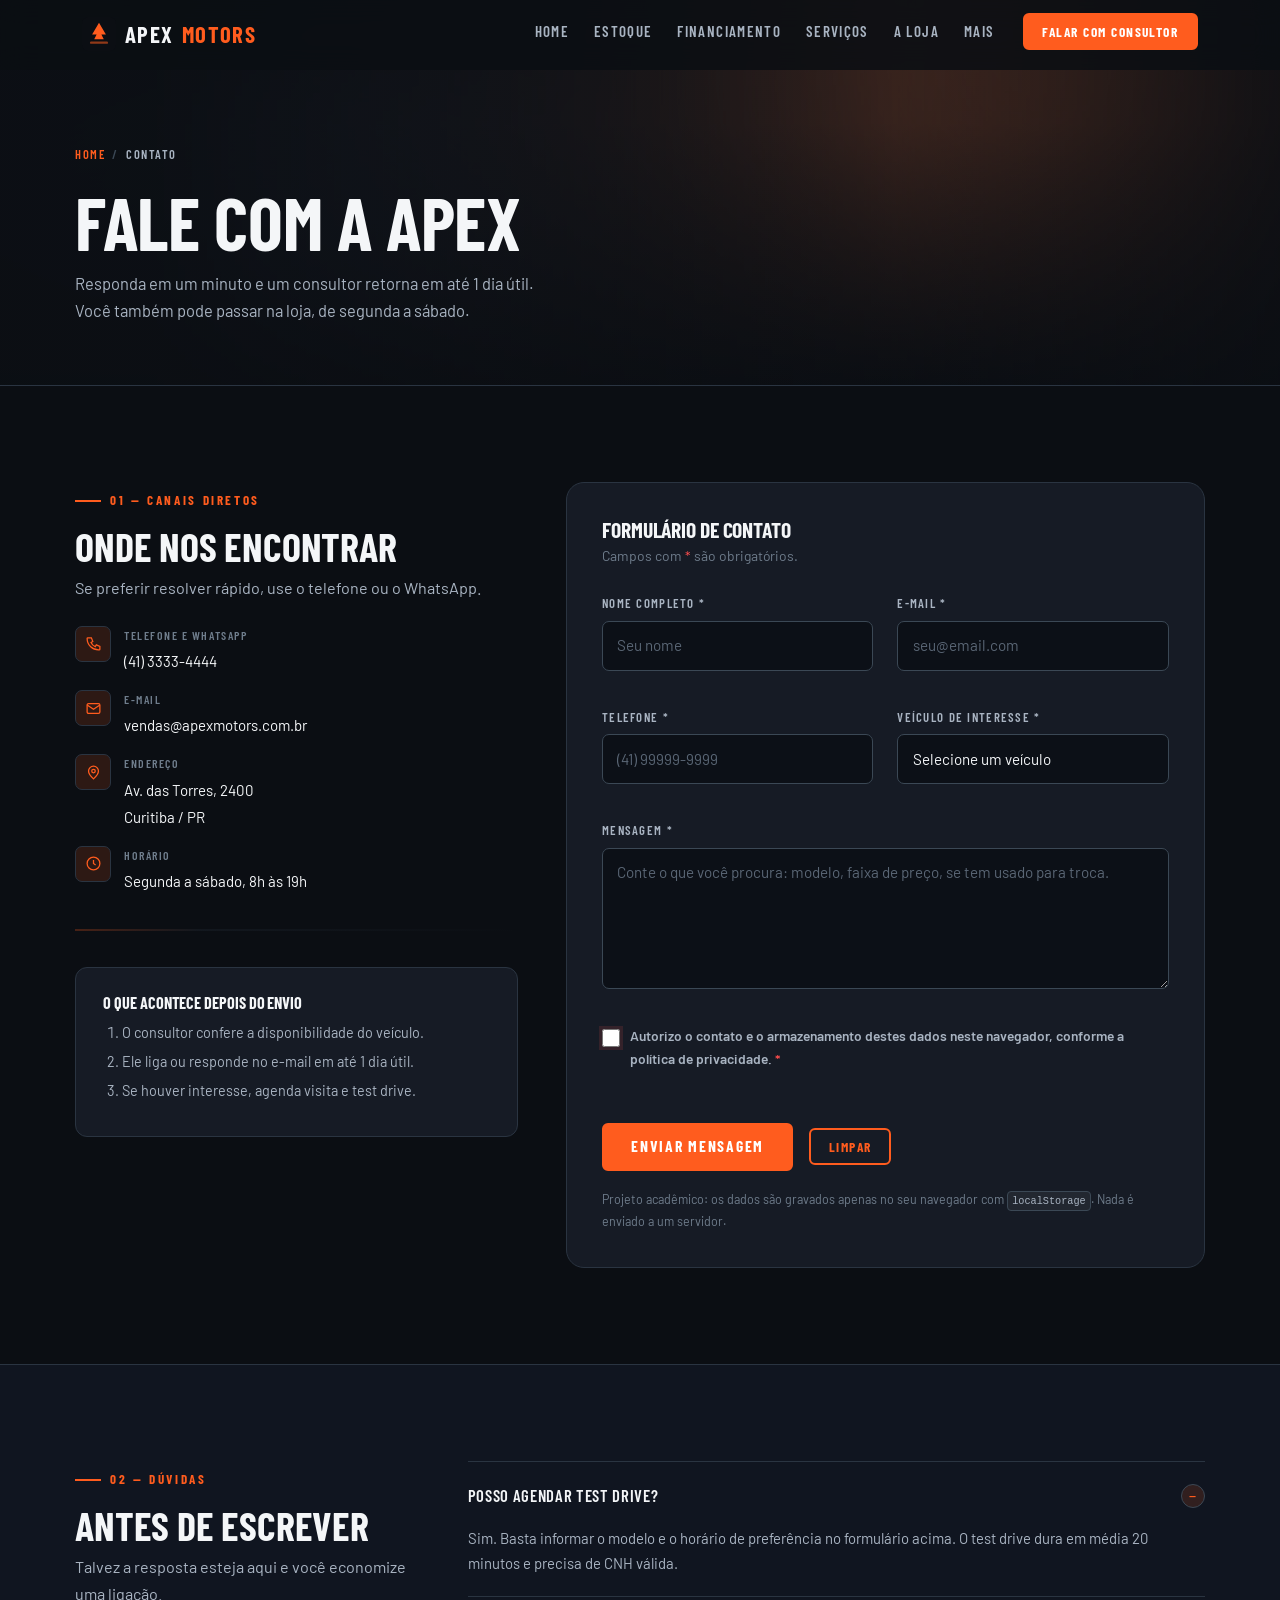
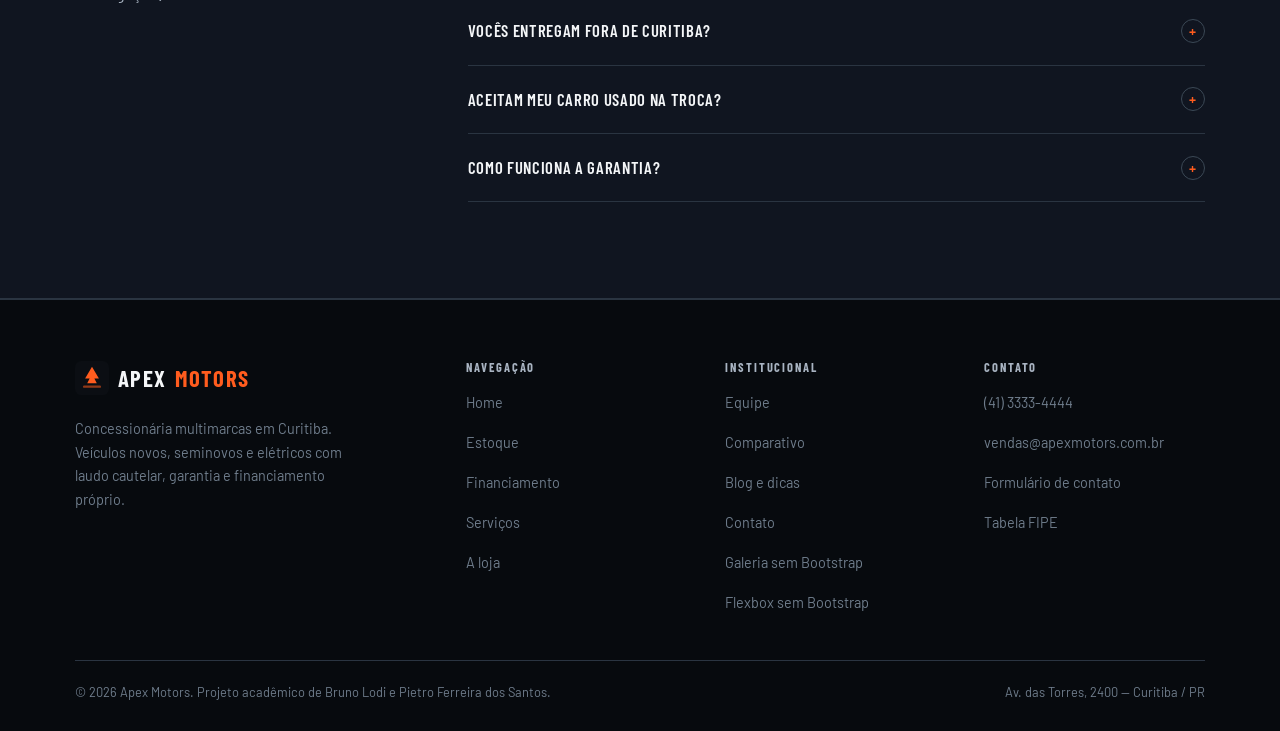
<file: contato.html>
<!DOCTYPE html>
<!-- Apex Motors - formulario de contato - autores: Bruno Lodi e Pietro Ferreira dos Santos -->
<html lang="pt-BR">
<head>
    <meta charset="UTF-8">
    <meta name="viewport" content="width=device-width, initial-scale=1.0">
    <meta name="description" content="Fale com a Apex Motors: formulário com validação, telefone, WhatsApp e endereço da loja em Curitiba.">
    <meta name="theme-color" content="#0B0E13">
    <title>Contato | Apex Motors</title>

    <link rel="icon" href="img/favicon.svg" type="image/svg+xml">
    <link rel="stylesheet" href="css/bootstrap.min.css">
    <link rel="stylesheet" href="css/fonts.css">
    <link rel="stylesheet" href="css/apex.css">
</head>
<body>

    <a class="pular-link" href="#conteudo">Pular para o conteúdo</a>

    <nav class="navbar navbar-expand-lg fixed-top apx-barra" id="apx-barra" aria-label="Navegação principal">
        <div class="container">
            <a class="apx-marca" href="index.html">
                <span class="apx-marca__icone" aria-hidden="true">
                    <svg viewBox="0 0 64 64">
                        <rect width="64" height="64" rx="12" fill="#0B0E13"/>
                        <path d="M32 11 L45 33 H36.5 L41 42 H23 L27.5 33 H19 Z" fill="#FF5C1E"/>
                        <rect x="15" y="46" width="34" height="4.5" rx="2.25" fill="#FF5C1E" opacity="0.55"/>
                    </svg>
                </span>
                Apex<b>Motors</b>
            </a>

            <button class="navbar-toggler apx-toggler" type="button" data-bs-toggle="collapse"
                    data-bs-target="#apx-menu-conteudo" aria-controls="apx-menu-conteudo"
                    aria-expanded="false" aria-label="Abrir menu de navegação">
                <span class="navbar-toggler-icon"></span>
            </button>

            <div class="collapse navbar-collapse apx-menu" id="apx-menu-conteudo">
                <ul class="navbar-nav ms-auto align-items-lg-center">
                    <li class="nav-item"><a class="nav-link" href="index.html">Home</a></li>
                    <li class="nav-item"><a class="nav-link" href="estoque.html">Estoque</a></li>
                    <li class="nav-item"><a class="nav-link" href="financiamento.html">Financiamento</a></li>
                    <li class="nav-item"><a class="nav-link" href="servicos.html">Serviços</a></li>
                    <li class="nav-item"><a class="nav-link" href="sobre.html">A loja</a></li>
                    <li class="nav-item dropdown">
                        <a class="nav-link dropdown-toggle" href="#" id="menuMais" role="button"
                           data-bs-toggle="dropdown" aria-expanded="false">Mais</a>
                        <ul class="dropdown-menu" aria-labelledby="menuMais">
                            <li><a class="dropdown-item" href="equipe.html">Equipe</a></li>
                            <li><a class="dropdown-item" href="comparativo.html">Comparativo</a></li>
                            <li><a class="dropdown-item" href="blog.html">Blog e dicas</a></li>
                            <li><a class="dropdown-item" href="contato.html">Contato</a></li>
                            <li><hr class="dropdown-divider"></li>
                            <li><a class="dropdown-item" href="galeria-grid.html">Galeria (sem Bootstrap)</a></li>
                            <li><a class="dropdown-item" href="galeria-flex.html">Flexbox (sem Bootstrap)</a></li>
                            <li><hr class="dropdown-divider"></li>
                            <li><a class="dropdown-item" href="https://www.fiat.com.br" target="_blank" rel="noopener">Fiat Brasil</a></li>
                            <li><a class="dropdown-item" href="https://www.jeep.com.br" target="_blank" rel="noopener">Jeep Brasil</a></li>
                            <li><a class="dropdown-item" href="https://www.toyota.com.br" target="_blank" rel="noopener">Toyota Brasil</a></li>
                        </ul>
                    </li>
                    <li class="nav-item ms-lg-2"><span id="apx-saudacao" role="status"></span></li>
                    <li class="nav-item ms-lg-2 mt-2 mt-lg-0">
                        <a class="btn-apex btn-apex--peq" href="contato.html">Falar com consultor</a>
                    </li>
                </ul>
            </div>
        </div>
    </nav>

    <main id="conteudo">

    <header class="apx-banner">
        <div class="apx-banner__fundo">
            <img src="img/banner.jpg" alt="" width="1600" height="620">
        </div>
        <div class="apx-wrap">
            <ol class="apx-trilha">
                <li><a href="index.html">Home</a></li>
                <li>Contato</li>
            </ol>
            <h1>Fale com a Apex</h1>
            <p>
                Responda em um minuto e um consultor retorna em até 1 dia útil.
                Você também pode passar na loja, de segunda a sábado.
            </p>
        </div>
    </header>

    <section class="apx-secao" aria-labelledby="titulo-contato">
        <div class="apx-wrap">
            <div class="row g-5">
                <div class="col-lg-5">
                    <p class="apx-rotulo">01 — Canais diretos</p>
                    <h2 class="apx-titulo" id="titulo-contato">Onde nos encontrar</h2>
                    <p class="apx-texto mb-4">
                        Se preferir resolver rápido, use o telefone ou o WhatsApp.
                    </p>

                    <ul class="apx-contato-lista">
                        <li>
                            <span class="apx-icone" aria-hidden="true">
                                <svg viewBox="0 0 24 24" fill="none" stroke="currentColor" stroke-width="1.8">
                                    <path d="M5 4h4l2 5-2.5 1.5a12 12 0 006 6L16 14l5 2v4a1 1 0 01-1 1A16 16 0 013 5a1 1 0 011-1z"/>
                                </svg>
                            </span>
                            <div>
                                <span class="apx-contato-lista__rotulo">Telefone e WhatsApp</span>
                                <a class="apx-contato-lista__valor" href="tel:+554133334444">(41) 3333-4444</a>
                            </div>
                        </li>
                        <li>
                            <span class="apx-icone" aria-hidden="true">
                                <svg viewBox="0 0 24 24" fill="none" stroke="currentColor" stroke-width="1.8">
                                    <rect x="3" y="5" width="18" height="14" rx="2"/>
                                    <path d="M3 7l9 6 9-6"/>
                                </svg>
                            </span>
                            <div>
                                <span class="apx-contato-lista__rotulo">E-mail</span>
                                <a class="apx-contato-lista__valor" href="mailto:vendas@apexmotors.com.br">vendas@apexmotors.com.br</a>
                            </div>
                        </li>
                        <li>
                            <span class="apx-icone" aria-hidden="true">
                                <svg viewBox="0 0 24 24" fill="none" stroke="currentColor" stroke-width="1.8">
                                    <path d="M12 21s-7-6.2-7-11a7 7 0 1114 0c0 4.8-7 11-7 11z"/>
                                    <circle cx="12" cy="10" r="2.5"/>
                                </svg>
                            </span>
                            <div>
                                <span class="apx-contato-lista__rotulo">Endereço</span>
                                <span class="apx-contato-lista__valor">Av. das Torres, 2400<br>Curitiba / PR</span>
                            </div>
                        </li>
                        <li>
                            <span class="apx-icone" aria-hidden="true">
                                <svg viewBox="0 0 24 24" fill="none" stroke="currentColor" stroke-width="1.8">
                                    <circle cx="12" cy="12" r="9"/>
                                    <path d="M12 7v5l3 2"/>
                                </svg>
                            </span>
                            <div>
                                <span class="apx-contato-lista__rotulo">Horário</span>
                                <span class="apx-contato-lista__valor">Segunda a sábado, 8h às 19h</span>
                            </div>
                        </li>
                    </ul>

                    <hr class="apx-divisor">

                    <div class="apx-painel">
                        <h3 style="font-size:1.02rem;">O que acontece depois do envio</h3>
                        <ol style="margin-bottom:0;font-size:0.9rem;">
                            <li>O consultor confere a disponibilidade do veículo.</li>
                            <li>Ele liga ou responde no e-mail em até 1 dia útil.</li>
                            <li>Se houver interesse, agenda visita e test drive.</li>
                        </ol>
                    </div>
                </div>

                <div class="col-lg-7">
                    <form id="apx-form-contato" class="apx-form" novalidate>
                        <h2 class="mb-1" style="font-size:1.35rem;">Formulário de contato</h2>
                        <p style="font-size:0.87rem;color:var(--apx-cinza-3);margin-bottom:1.6rem;">
                            Campos com <span style="color:var(--apx-vermelho);">*</span> são obrigatórios.
                        </p>

                        <div class="alert apx-alerta" id="apx-alerta-form" role="status" aria-live="polite"></div>

                        <div class="row">
                            <div class="col-md-6">
                                <div class="apx-campo">
                                    <label for="nome">Nome completo *</label>
                                    <input type="text" id="nome" name="nome" class="form-control"
                                           placeholder="Seu nome" required minlength="3" autocomplete="name">
                                    <span class="apx-campo__erro" aria-live="polite"></span>
                                </div>
                            </div>
                            <div class="col-md-6">
                                <div class="apx-campo">
                                    <label for="email">E-mail *</label>
                                    <input type="email" id="email" name="email" class="form-control"
                                           placeholder="seu@email.com" required autocomplete="email">
                                    <span class="apx-campo__erro" aria-live="polite"></span>
                                </div>
                            </div>
                        </div>

                        <div class="row">
                            <div class="col-md-6">
                                <div class="apx-campo">
                                    <label for="telefone">Telefone *</label>
                                    <input type="tel" id="telefone" name="telefone" class="form-control"
                                           placeholder="(41) 99999-9999"
                                           pattern="\([0-9]{2}\) [0-9]{4,5}-[0-9]{4}"
                                           title="Formato: (41) 99999-9999"
                                           required autocomplete="tel">
                                    <span class="apx-campo__erro" aria-live="polite"></span>
                                </div>
                            </div>
                            <div class="col-md-6">
                                <div class="apx-campo">
                                    <label for="modelo">Veículo de interesse *</label>
                                    <select id="modelo" name="modelo" class="form-select" required>
                                        <option value="">Selecione um veículo</option>
                                        <option value="toro-freedom">Fiat Toro Freedom</option>
                                        <option value="compass-longitude">Jeep Compass Longitude</option>
                                        <option value="corolla-cross">Toyota Corolla Cross XRE</option>
                                        <option value="hrv-exl">Honda HR-V EXL</option>
                                        <option value="tcross-comfortline">Volkswagen T-Cross Comfortline</option>
                                        <option value="creta-attitude">Hyundai Creta Attitude</option>
                                        <option value="onix-activ">Chevrolet Onix Activ</option>
                                        <option value="kicks-exclusive">Nissan Kicks Exclusive</option>
                                        <option value="dolphin-gs">BYD Dolphin Mini GS</option>
                                        <option value="c4-cactus-feel">Citroën C4 Cactus Feel</option>
                                        <option value="outro">Outro modelo ou serviço</option>
                                    </select>
                                    <span class="apx-campo__erro" aria-live="polite"></span>
                                </div>
                            </div>
                        </div>

                        <div class="apx-campo">
                            <label for="mensagem">Mensagem *</label>
                            <textarea id="mensagem" name="mensagem" class="form-control" rows="5"
                                      placeholder="Conte o que você procura: modelo, faixa de preço, se tem usado para troca."
                                      required minlength="12"></textarea>
                            <span class="apx-campo__erro" aria-live="polite"></span>
                        </div>

                        <div class="apx-campo apx-campo--check">
                            <input type="checkbox" id="aceite" name="aceite" required>
                            <label for="aceite">
                                Autorizo o contato e o armazenamento destes dados neste navegador,
                                conforme a política de privacidade. <span style="color:var(--apx-vermelho);">*</span>
                            </label>
                            <span class="apx-campo__erro" aria-live="polite"></span>
                        </div>

                        <div class="d-flex flex-wrap gap-3 align-items-center mt-4">
                            <button type="submit" class="btn btn-apex">Enviar mensagem</button>
                            <button type="reset" class="btn btn-apex btn-apex--vazio btn-apex--peq">Limpar</button>
                        </div>

                        <p style="font-size:0.78rem;color:var(--apx-cinza-3);margin:1.1rem 0 0;">
                            Projeto acadêmico: os dados são gravados apenas no seu navegador com
                            <span class="apx-chave">localStorage</span>. Nada é enviado a um servidor.
                        </p>
                    </form>
                </div>
            </div>
        </div>
    </section>

    <section class="apx-secao apx-secao--alt" aria-labelledby="titulo-duvidas">
        <div class="apx-wrap">
            <div class="row g-5">
                <div class="col-lg-4">
                    <p class="apx-rotulo">02 — Dúvidas</p>
                    <h2 class="apx-titulo" id="titulo-duvidas">Antes de escrever</h2>
                    <p class="apx-texto">
                        Talvez a resposta esteja aqui e você economize uma ligação.
                    </p>
                </div>
                <div class="col-lg-8">
                    <div class="apx-faq">
                        <details class="apx-faq__item" open>
                            <summary>Posso agendar test drive?</summary>
                            <p>
                                Sim. Basta informar o modelo e o horário de preferência no formulário
                                acima. O test drive dura em média 20 minutos e precisa de CNH válida.
                            </p>
                        </details>
                        <details class="apx-faq__item">
                            <summary>Vocês entregam fora de Curitiba?</summary>
                            <p>
                                Sim, para todo o Brasil. O frete é calculado por transportadora
                                cegonha e informado antes do fechamento.
                            </p>
                        </details>
                        <details class="apx-faq__item">
                            <summary>Aceitam meu carro usado na troca?</summary>
                            <p>
                                Sim. A avaliação é presencial e gratuita. O valor entra como parte
                                do pagamento do veículo novo.
                            </p>
                        </details>
                        <details class="apx-faq__item">
                            <summary>Como funciona a garantia?</summary>
                            <p>
                                Seis meses para motor e câmbio, sem limite de quilometragem. O
                                termo vem descrito no contrato de compra e venda.
                            </p>
                        </details>
                    </div>
                </div>
            </div>
        </div>
    </section>

    </main>

    <footer class="apx-rodape">
        <div class="apx-wrap">
            <div class="apx-rodape__grade">
                <div>
                    <a class="apx-marca" href="index.html">
                        <span class="apx-marca__icone" aria-hidden="true">
                            <svg viewBox="0 0 64 64">
                                <rect width="64" height="64" rx="12" fill="#0B0E13"/>
                                <path d="M32 11 L45 33 H36.5 L41 42 H23 L27.5 33 H19 Z" fill="#FF5C1E"/>
                                <rect x="15" y="46" width="34" height="4.5" rx="2.25" fill="#FF5C1E" opacity="0.55"/>
                            </svg>
                        </span>
                        Apex<b>Motors</b>
                    </a>
                    <p class="apx-rodape__texto">
                        Concessionária multimarcas em Curitiba. Veículos novos, seminovos e
                        elétricos com laudo cautelar, garantia e financiamento próprio.
                    </p>
                </div>

                <nav aria-label="Navegação do rodapé">
                    <h2 class="apx-rodape__titulo">Navegação</h2>
                    <ul class="apx-rodape__links">
                        <li><a href="index.html">Home</a></li>
                        <li><a href="estoque.html">Estoque</a></li>
                        <li><a href="financiamento.html">Financiamento</a></li>
                        <li><a href="servicos.html">Serviços</a></li>
                        <li><a href="sobre.html">A loja</a></li>
                    </ul>
                </nav>

                <div>
                    <h2 class="apx-rodape__titulo">Institucional</h2>
                    <ul class="apx-rodape__links">
                        <li><a href="equipe.html">Equipe</a></li>
                        <li><a href="comparativo.html">Comparativo</a></li>
                        <li><a href="blog.html">Blog e dicas</a></li>
                        <li><a href="contato.html">Contato</a></li>
                        <li><a href="galeria-grid.html">Galeria sem Bootstrap</a></li>
                        <li><a href="galeria-flex.html">Flexbox sem Bootstrap</a></li>
                    </ul>
                </div>

                <div>
                    <h2 class="apx-rodape__titulo">Contato</h2>
                    <ul class="apx-rodape__links">
                        <li><a href="tel:+554133334444">(41) 3333-4444</a></li>
                        <li><a href="mailto:vendas@apexmotors.com.br">vendas@apexmotors.com.br</a></li>
                        <li><a href="contato.html">Formulário de contato</a></li>
                        <li><a href="https://www.fipe.org.br" target="_blank" rel="noopener">Tabela FIPE</a></li>
                    </ul>
                </div>
            </div>

            <div class="apx-rodape__base">
                <p>© <span class="apx-ano">2026</span> Apex Motors. Projeto acadêmico de Bruno Lodi e Pietro Ferreira dos Santos.</p>
                <p>Av. das Torres, 2400 — Curitiba / PR</p>
            </div>
        </div>
    </footer>

    <button id="apx-topo-btn" type="button" aria-label="Voltar ao topo">
        <svg width="18" height="18" viewBox="0 0 24 24" fill="none" stroke="currentColor" stroke-width="2"
             stroke-linecap="round" stroke-linejoin="round" aria-hidden="true">
            <path d="M12 19V5M5 12l7-7 7 7"/>
        </svg>
    </button>

    <script src="js/bootstrap.bundle.min.js"></script>
    <script src="js/apex.js"></script>
</body>
</html>
</file>
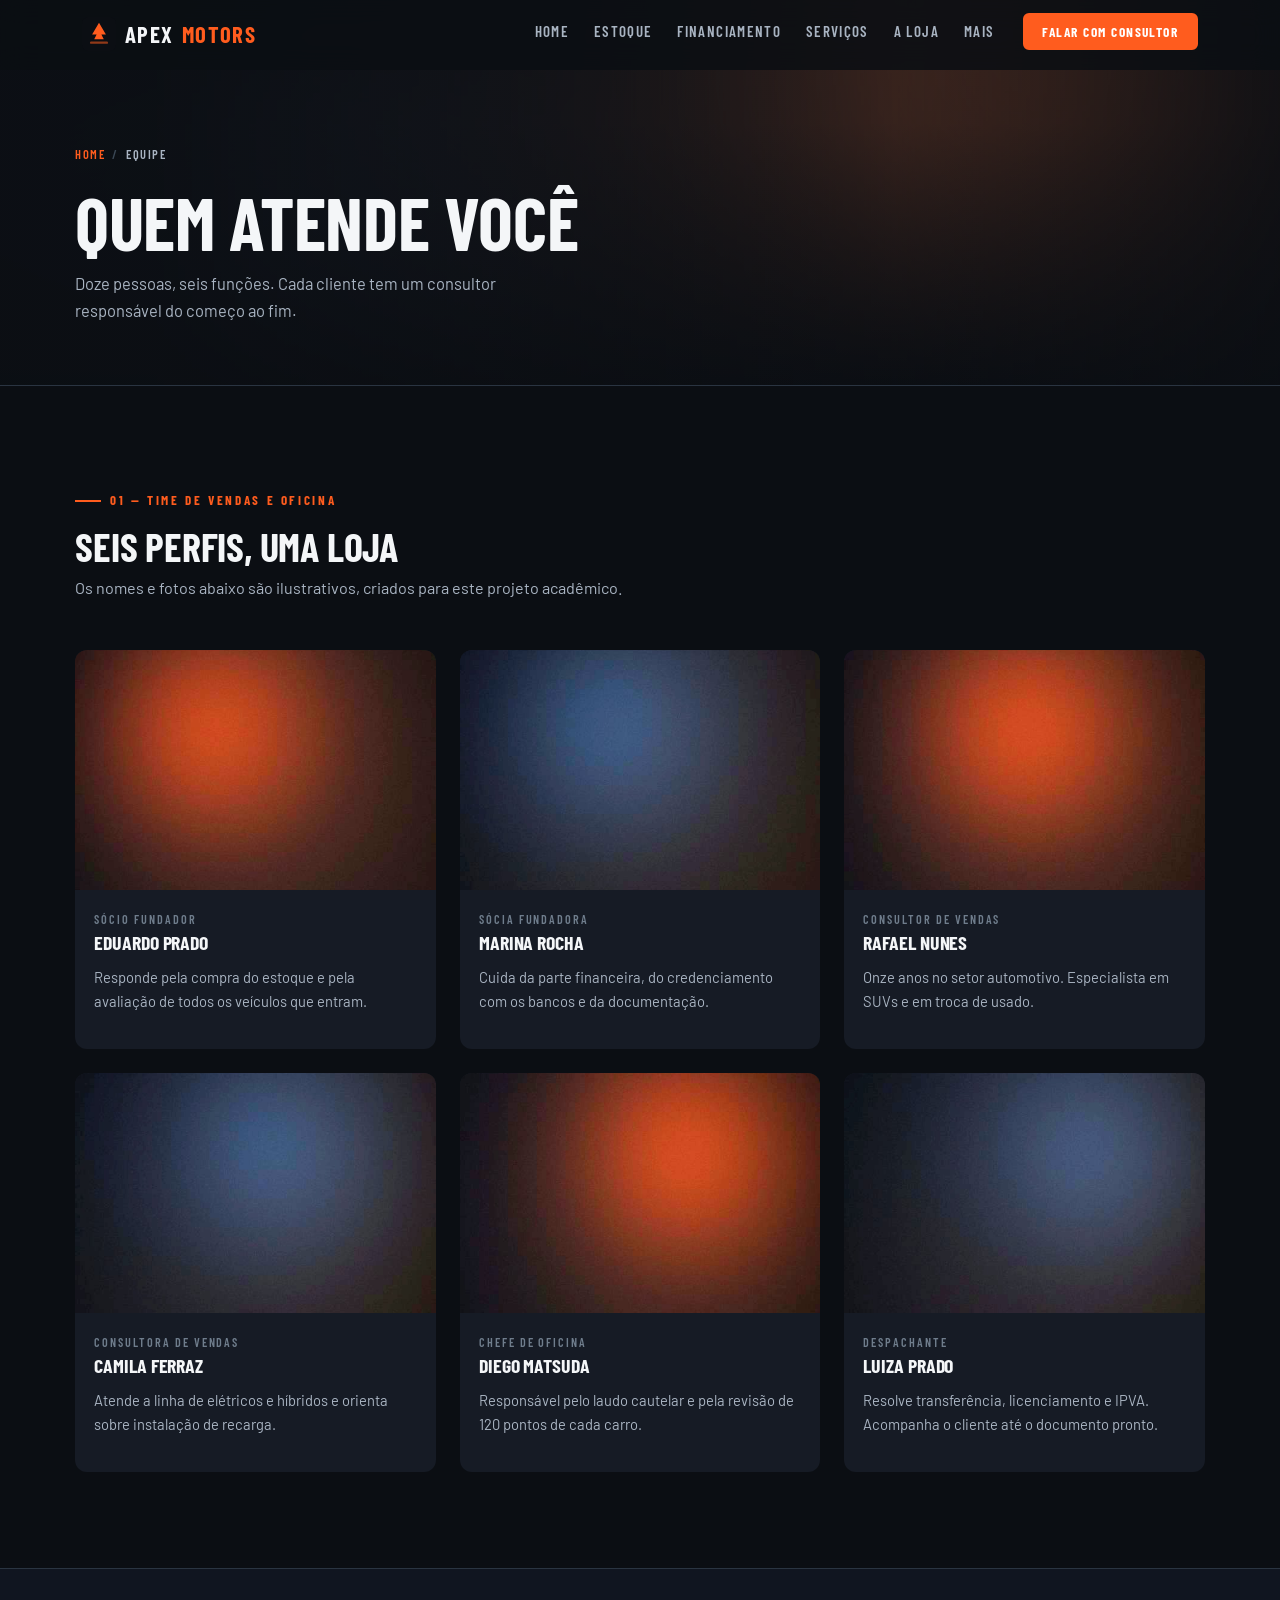
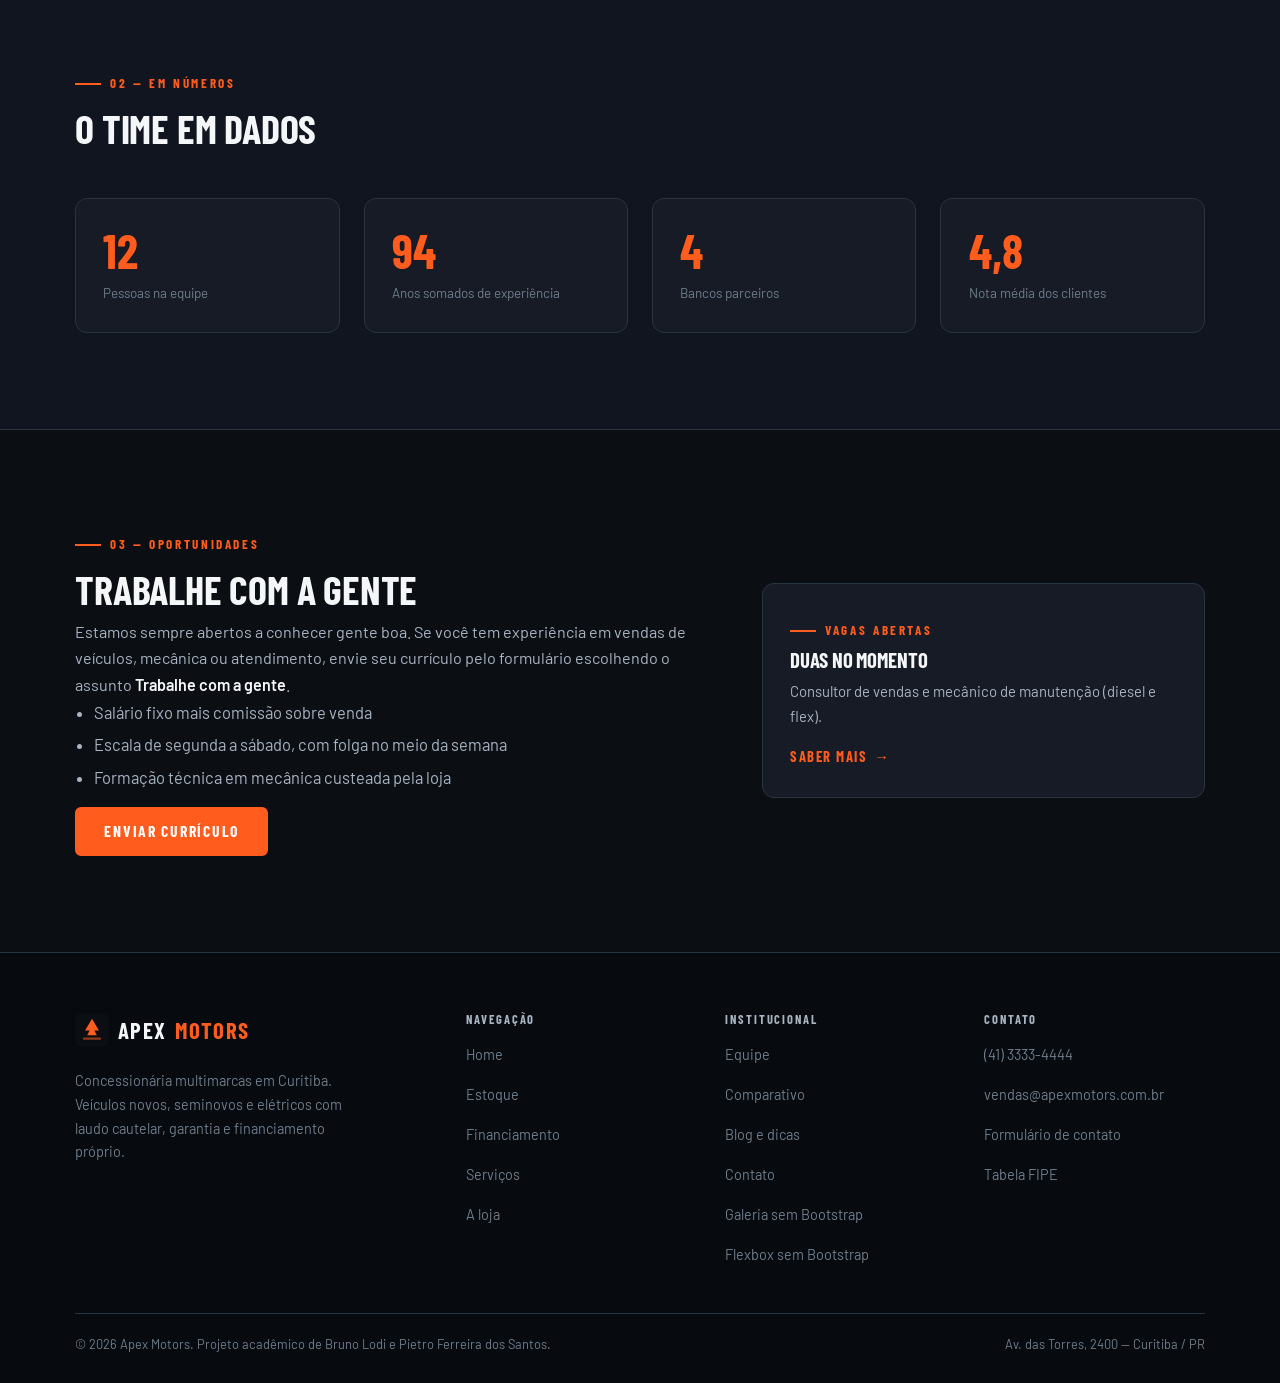
<file: equipe.html>
<!DOCTYPE html>
<!-- Apex Motors - equipe da loja - autores: Bruno Lodi e Pietro Ferreira dos Santos -->
<html lang="pt-BR">
<head>
    <meta charset="UTF-8">
    <meta name="viewport" content="width=device-width, initial-scale=1.0">
    <meta name="description" content="A equipe da Apex Motors: consultores de vendas, oficina, despachante e sócios fundadores.">
    <meta name="theme-color" content="#0B0E13">
    <title>Equipe | Apex Motors</title>

    <link rel="icon" href="img/favicon.svg" type="image/svg+xml">
    <link rel="stylesheet" href="css/bootstrap.min.css">
    <link rel="stylesheet" href="css/fonts.css">
    <link rel="stylesheet" href="css/apex.css">
</head>
<body>

    <a class="pular-link" href="#conteudo">Pular para o conteúdo</a>

    <nav class="navbar navbar-expand-lg fixed-top apx-barra" id="apx-barra" aria-label="Navegação principal">
        <div class="container">
            <a class="apx-marca" href="index.html">
                <span class="apx-marca__icone" aria-hidden="true">
                    <svg viewBox="0 0 64 64">
                        <rect width="64" height="64" rx="12" fill="#0B0E13"/>
                        <path d="M32 11 L45 33 H36.5 L41 42 H23 L27.5 33 H19 Z" fill="#FF5C1E"/>
                        <rect x="15" y="46" width="34" height="4.5" rx="2.25" fill="#FF5C1E" opacity="0.55"/>
                    </svg>
                </span>
                Apex<b>Motors</b>
            </a>

            <button class="navbar-toggler apx-toggler" type="button" data-bs-toggle="collapse"
                    data-bs-target="#apx-menu-conteudo" aria-controls="apx-menu-conteudo"
                    aria-expanded="false" aria-label="Abrir menu de navegação">
                <span class="navbar-toggler-icon"></span>
            </button>

            <div class="collapse navbar-collapse apx-menu" id="apx-menu-conteudo">
                <ul class="navbar-nav ms-auto align-items-lg-center">
                    <li class="nav-item"><a class="nav-link" href="index.html">Home</a></li>
                    <li class="nav-item"><a class="nav-link" href="estoque.html">Estoque</a></li>
                    <li class="nav-item"><a class="nav-link" href="financiamento.html">Financiamento</a></li>
                    <li class="nav-item"><a class="nav-link" href="servicos.html">Serviços</a></li>
                    <li class="nav-item"><a class="nav-link" href="sobre.html">A loja</a></li>
                    <li class="nav-item dropdown">
                        <a class="nav-link dropdown-toggle" href="#" id="menuMais" role="button"
                           data-bs-toggle="dropdown" aria-expanded="false">Mais</a>
                        <ul class="dropdown-menu" aria-labelledby="menuMais">
                            <li><a class="dropdown-item" href="equipe.html">Equipe</a></li>
                            <li><a class="dropdown-item" href="comparativo.html">Comparativo</a></li>
                            <li><a class="dropdown-item" href="blog.html">Blog e dicas</a></li>
                            <li><a class="dropdown-item" href="contato.html">Contato</a></li>
                            <li><hr class="dropdown-divider"></li>
                            <li><a class="dropdown-item" href="galeria-grid.html">Galeria (sem Bootstrap)</a></li>
                            <li><a class="dropdown-item" href="galeria-flex.html">Flexbox (sem Bootstrap)</a></li>
                            <li><hr class="dropdown-divider"></li>
                            <li><a class="dropdown-item" href="https://www.fiat.com.br" target="_blank" rel="noopener">Fiat Brasil</a></li>
                            <li><a class="dropdown-item" href="https://www.jeep.com.br" target="_blank" rel="noopener">Jeep Brasil</a></li>
                            <li><a class="dropdown-item" href="https://www.toyota.com.br" target="_blank" rel="noopener">Toyota Brasil</a></li>
                        </ul>
                    </li>
                    <li class="nav-item ms-lg-2"><span id="apx-saudacao" role="status"></span></li>
                    <li class="nav-item ms-lg-2 mt-2 mt-lg-0">
                        <a class="btn-apex btn-apex--peq" href="contato.html">Falar com consultor</a>
                    </li>
                </ul>
            </div>
        </div>
    </nav>

    <main id="conteudo">

    <header class="apx-banner">
        <div class="apx-banner__fundo">
            <img src="img/banner.jpg" alt="" width="1600" height="620">
        </div>
        <div class="apx-wrap">
            <ol class="apx-trilha">
                <li><a href="index.html">Home</a></li>
                <li>Equipe</li>
            </ol>
            <h1>Quem atende você</h1>
            <p>Doze pessoas, seis funções. Cada cliente tem um consultor responsável do começo ao fim.</p>
        </div>
    </header>

    <section class="apx-secao" aria-labelledby="titulo-equipe">
        <div class="apx-wrap">
            <div class="apx-topo">
                <p class="apx-rotulo">01 — Time de vendas e oficina</p>
                <h2 class="apx-titulo" id="titulo-equipe">Seis perfis, uma loja</h2>
                <p class="apx-texto">
                    Os nomes e fotos abaixo são ilustrativos, criados para este projeto acadêmico.
                </p>
            </div>

            <div class="row g-4">
                <div class="col-sm-6 col-lg-4">
                    <div class="card apx-card border-0 h-100">
                        <div class="apx-card__foto">
                            <img src="img/equipe1.jpg" alt="Retrato ilustrado de Eduardo Prado" width="600" height="750" loading="lazy">
                        </div>
                        <div class="apx-card__corpo">
                            <p class="apx-card__marca">Sócio fundador</p>
                            <h3 class="apx-card__nome">Eduardo Prado</h3>
                            <p style="font-size:0.92rem;">Responde pela compra do estoque e pela avaliação de todos os veículos que entram.</p>
                        </div>
                    </div>
                </div>

                <div class="col-sm-6 col-lg-4">
                    <div class="card apx-card border-0 h-100">
                        <div class="apx-card__foto">
                            <img src="img/equipe2.jpg" alt="Retrato ilustrado de Marina Rocha" width="600" height="750" loading="lazy">
                        </div>
                        <div class="apx-card__corpo">
                            <p class="apx-card__marca">Sócia fundadora</p>
                            <h3 class="apx-card__nome">Marina Rocha</h3>
                            <p style="font-size:0.92rem;">Cuida da parte financeira, do credenciamento com os bancos e da documentação.</p>
                        </div>
                    </div>
                </div>

                <div class="col-sm-6 col-lg-4">
                    <div class="card apx-card border-0 h-100">
                        <div class="apx-card__foto">
                            <img src="img/equipe3.jpg" alt="Retrato ilustrado de Rafael Nunes" width="600" height="750" loading="lazy">
                        </div>
                        <div class="apx-card__corpo">
                            <p class="apx-card__marca">Consultor de vendas</p>
                            <h3 class="apx-card__nome">Rafael Nunes</h3>
                            <p style="font-size:0.92rem;">Onze anos no setor automotivo. Especialista em SUVs e em troca de usado.</p>
                        </div>
                    </div>
                </div>

                <div class="col-sm-6 col-lg-4">
                    <div class="card apx-card border-0 h-100">
                        <div class="apx-card__foto">
                            <img src="img/equipe4.jpg" alt="Retrato ilustrado de Camila Ferraz" width="600" height="750" loading="lazy">
                        </div>
                        <div class="apx-card__corpo">
                            <p class="apx-card__marca">Consultora de vendas</p>
                            <h3 class="apx-card__nome">Camila Ferraz</h3>
                            <p style="font-size:0.92rem;">Atende a linha de elétricos e híbridos e orienta sobre instalação de recarga.</p>
                        </div>
                    </div>
                </div>

                <div class="col-sm-6 col-lg-4">
                    <div class="card apx-card border-0 h-100">
                        <div class="apx-card__foto">
                            <img src="img/equipe5.jpg" alt="Retrato ilustrado de Diego Matsuda" width="600" height="750" loading="lazy">
                        </div>
                        <div class="apx-card__corpo">
                            <p class="apx-card__marca">Chefe de oficina</p>
                            <h3 class="apx-card__nome">Diego Matsuda</h3>
                            <p style="font-size:0.92rem;">Responsável pelo laudo cautelar e pela revisão de 120 pontos de cada carro.</p>
                        </div>
                    </div>
                </div>

                <div class="col-sm-6 col-lg-4">
                    <div class="card apx-card border-0 h-100">
                        <div class="apx-card__foto">
                            <img src="img/equipe6.jpg" alt="Retrato ilustrado de Luiza Prado" width="600" height="750" loading="lazy">
                        </div>
                        <div class="apx-card__corpo">
                            <p class="apx-card__marca">Despachante</p>
                            <h3 class="apx-card__nome">Luiza Prado</h3>
                            <p style="font-size:0.92rem;">Resolve transferência, licenciamento e IPVA. Acompanha o cliente até o documento pronto.</p>
                        </div>
                    </div>
                </div>
            </div>
        </div>
    </section>

    <section class="apx-secao apx-secao--alt" aria-labelledby="titulo-numeros">
        <div class="apx-wrap">
            <div class="apx-topo">
                <p class="apx-rotulo">02 — Em números</p>
                <h2 class="apx-titulo" id="titulo-numeros">O time em dados</h2>
            </div>
            <div class="row g-4">
                <div class="col-6 col-lg-3">
                    <div class="apx-painel h-100">
                        <span class="apx-numero" data-contar="12" data-sufixo="">12</span>
                        <p class="mt-2 mb-0" style="font-size:0.84rem;color:var(--apx-cinza-3);">Pessoas na equipe</p>
                    </div>
                </div>
                <div class="col-6 col-lg-3">
                    <div class="apx-painel h-100">
                        <span class="apx-numero" data-contar="94" data-sufixo="">94</span>
                        <p class="mt-2 mb-0" style="font-size:0.84rem;color:var(--apx-cinza-3);">Anos somados de experiência</p>
                    </div>
                </div>
                <div class="col-6 col-lg-3">
                    <div class="apx-painel h-100">
                        <span class="apx-numero" data-contar="4" data-sufixo="">4</span>
                        <p class="mt-2 mb-0" style="font-size:0.84rem;color:var(--apx-cinza-3);">Bancos parceiros</p>
                    </div>
                </div>
                <div class="col-6 col-lg-3">
                    <div class="apx-painel h-100">
                        <span class="apx-numero" data-contar="4" data-sufixo=",8">4,8</span>
                        <p class="mt-2 mb-0" style="font-size:0.84rem;color:var(--apx-cinza-3);">Nota média dos clientes</p>
                    </div>
                </div>
            </div>
        </div>
    </section>

    <section class="apx-secao" aria-labelledby="titulo-vaga">
        <div class="apx-wrap">
            <div class="row g-5 align-items-center">
                <div class="col-lg-7">
                    <p class="apx-rotulo">03 — Oportunidades</p>
                    <h2 class="apx-titulo" id="titulo-vaga">Trabalhe com a gente</h2>
                    <p class="apx-texto">
                        Estamos sempre abertos a conhecer gente boa. Se você tem experiência em
                        vendas de veículos, mecânica ou atendimento, envie seu currículo pelo
                        formulário escolhendo o assunto <strong>Trabalhe com a gente</strong>.
                    </p>
                    <ul>
                        <li>Salário fixo mais comissão sobre venda</li>
                        <li>Escala de segunda a sábado, com folga no meio da semana</li>
                        <li>Formação técnica em mecânica custeada pela loja</li>
                    </ul>
                    <a href="contato.html" class="btn-apex">Enviar currículo</a>
                </div>
                <div class="col-lg-5">
                    <div class="apx-painel">
                        <p class="apx-rotulo mb-2">Vagas abertas</p>
                        <h3 class="mb-2">Duas no momento</h3>
                        <p style="font-size:0.93rem;margin-bottom:0.9rem;">
                            Consultor de vendas e mecânico de manutenção (diesel e flex).
                        </p>
                        <a href="contato.html" class="apx-link">Saber mais <span aria-hidden="true">→</span></a>
                    </div>
                </div>
            </div>
        </div>
    </section>

    </main>

    <footer class="apx-rodape">
        <div class="apx-wrap">
            <div class="apx-rodape__grade">
                <div>
                    <a class="apx-marca" href="index.html">
                        <span class="apx-marca__icone" aria-hidden="true">
                            <svg viewBox="0 0 64 64">
                                <rect width="64" height="64" rx="12" fill="#0B0E13"/>
                                <path d="M32 11 L45 33 H36.5 L41 42 H23 L27.5 33 H19 Z" fill="#FF5C1E"/>
                                <rect x="15" y="46" width="34" height="4.5" rx="2.25" fill="#FF5C1E" opacity="0.55"/>
                            </svg>
                        </span>
                        Apex<b>Motors</b>
                    </a>
                    <p class="apx-rodape__texto">
                        Concessionária multimarcas em Curitiba. Veículos novos, seminovos e
                        elétricos com laudo cautelar, garantia e financiamento próprio.
                    </p>
                </div>

                <nav aria-label="Navegação do rodapé">
                    <h2 class="apx-rodape__titulo">Navegação</h2>
                    <ul class="apx-rodape__links">
                        <li><a href="index.html">Home</a></li>
                        <li><a href="estoque.html">Estoque</a></li>
                        <li><a href="financiamento.html">Financiamento</a></li>
                        <li><a href="servicos.html">Serviços</a></li>
                        <li><a href="sobre.html">A loja</a></li>
                    </ul>
                </nav>

                <div>
                    <h2 class="apx-rodape__titulo">Institucional</h2>
                    <ul class="apx-rodape__links">
                        <li><a href="equipe.html">Equipe</a></li>
                        <li><a href="comparativo.html">Comparativo</a></li>
                        <li><a href="blog.html">Blog e dicas</a></li>
                        <li><a href="contato.html">Contato</a></li>
                        <li><a href="galeria-grid.html">Galeria sem Bootstrap</a></li>
                        <li><a href="galeria-flex.html">Flexbox sem Bootstrap</a></li>
                    </ul>
                </div>

                <div>
                    <h2 class="apx-rodape__titulo">Contato</h2>
                    <ul class="apx-rodape__links">
                        <li><a href="tel:+554133334444">(41) 3333-4444</a></li>
                        <li><a href="mailto:vendas@apexmotors.com.br">vendas@apexmotors.com.br</a></li>
                        <li><a href="contato.html">Formulário de contato</a></li>
                        <li><a href="https://www.fipe.org.br" target="_blank" rel="noopener">Tabela FIPE</a></li>
                    </ul>
                </div>
            </div>

            <div class="apx-rodape__base">
                <p>© <span class="apx-ano">2026</span> Apex Motors. Projeto acadêmico de Bruno Lodi e Pietro Ferreira dos Santos.</p>
                <p>Av. das Torres, 2400 — Curitiba / PR</p>
            </div>
        </div>
    </footer>

    <button id="apx-topo-btn" type="button" aria-label="Voltar ao topo">
        <svg width="18" height="18" viewBox="0 0 24 24" fill="none" stroke="currentColor" stroke-width="2"
             stroke-linecap="round" stroke-linejoin="round" aria-hidden="true">
            <path d="M12 19V5M5 12l7-7 7 7"/>
        </svg>
    </button>

    <script src="js/bootstrap.bundle.min.js"></script>
    <script src="js/apex.js"></script>
</body>
</html>
</file>
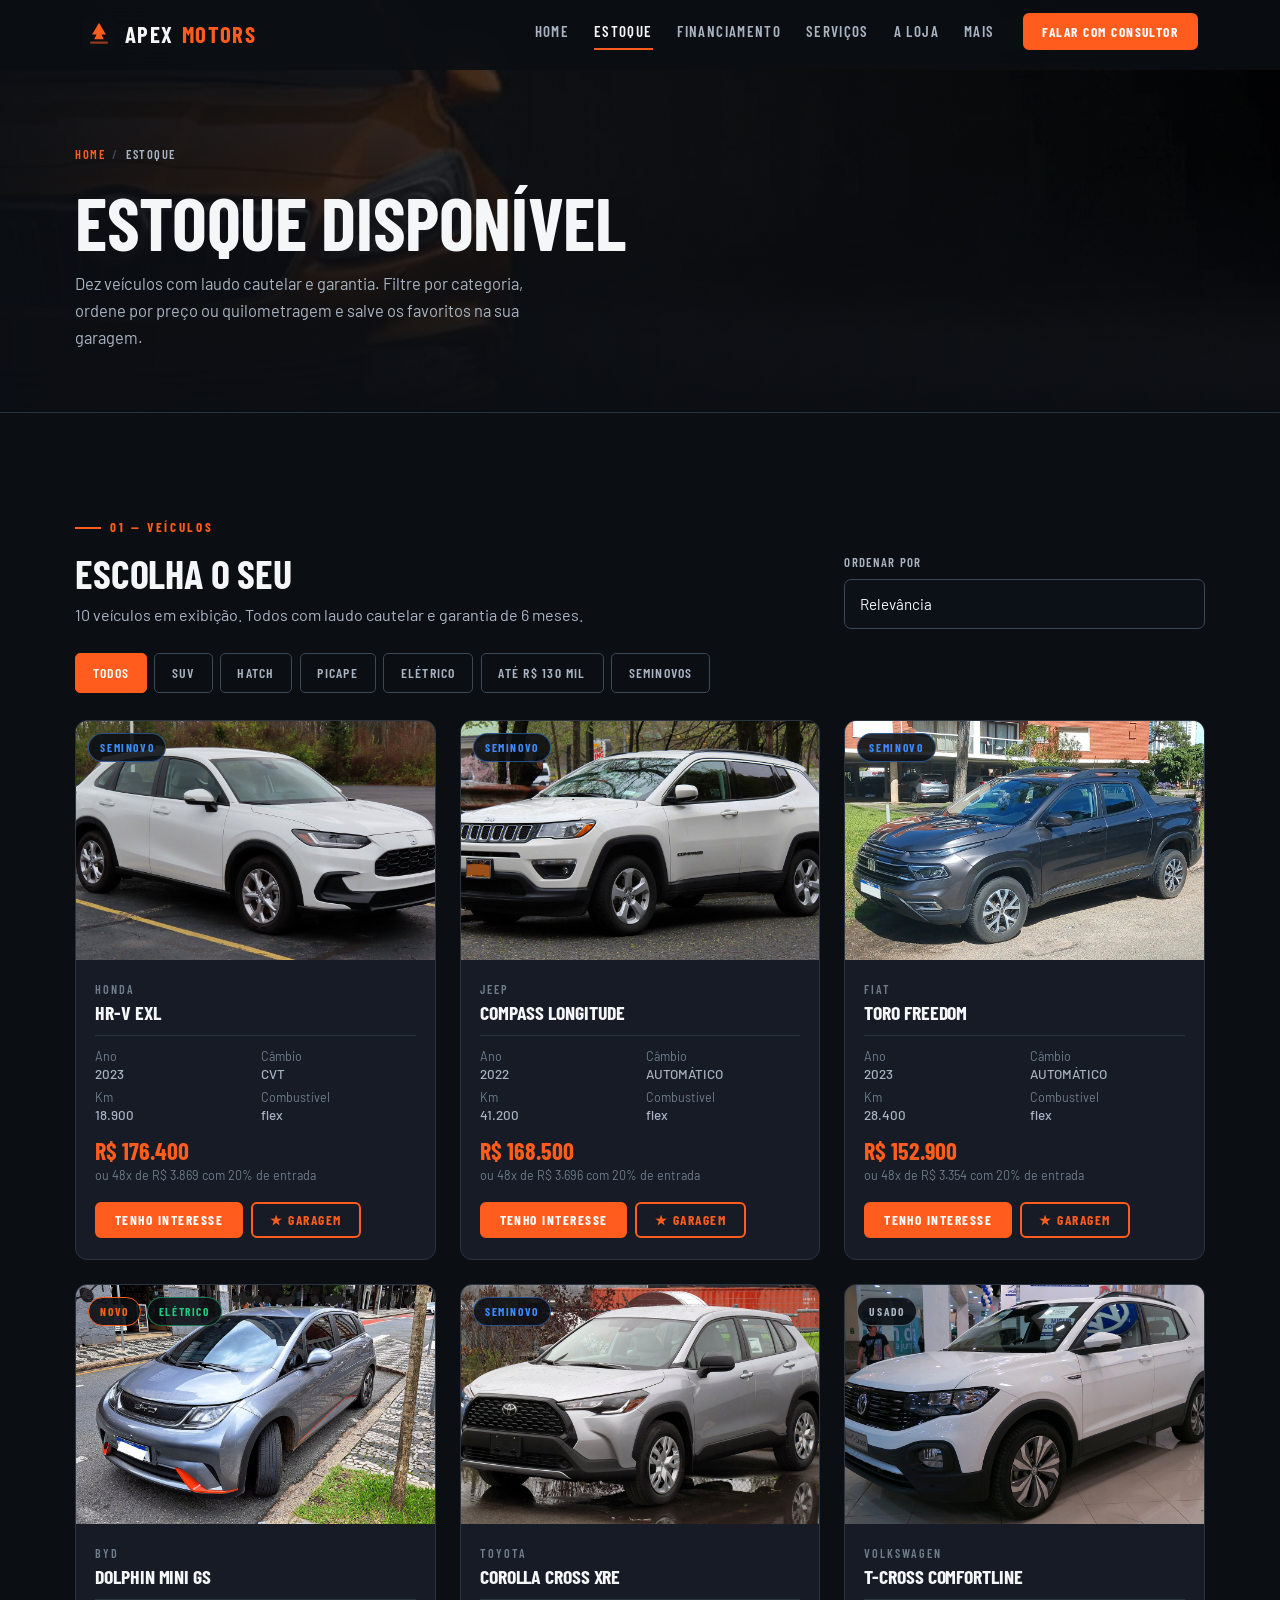
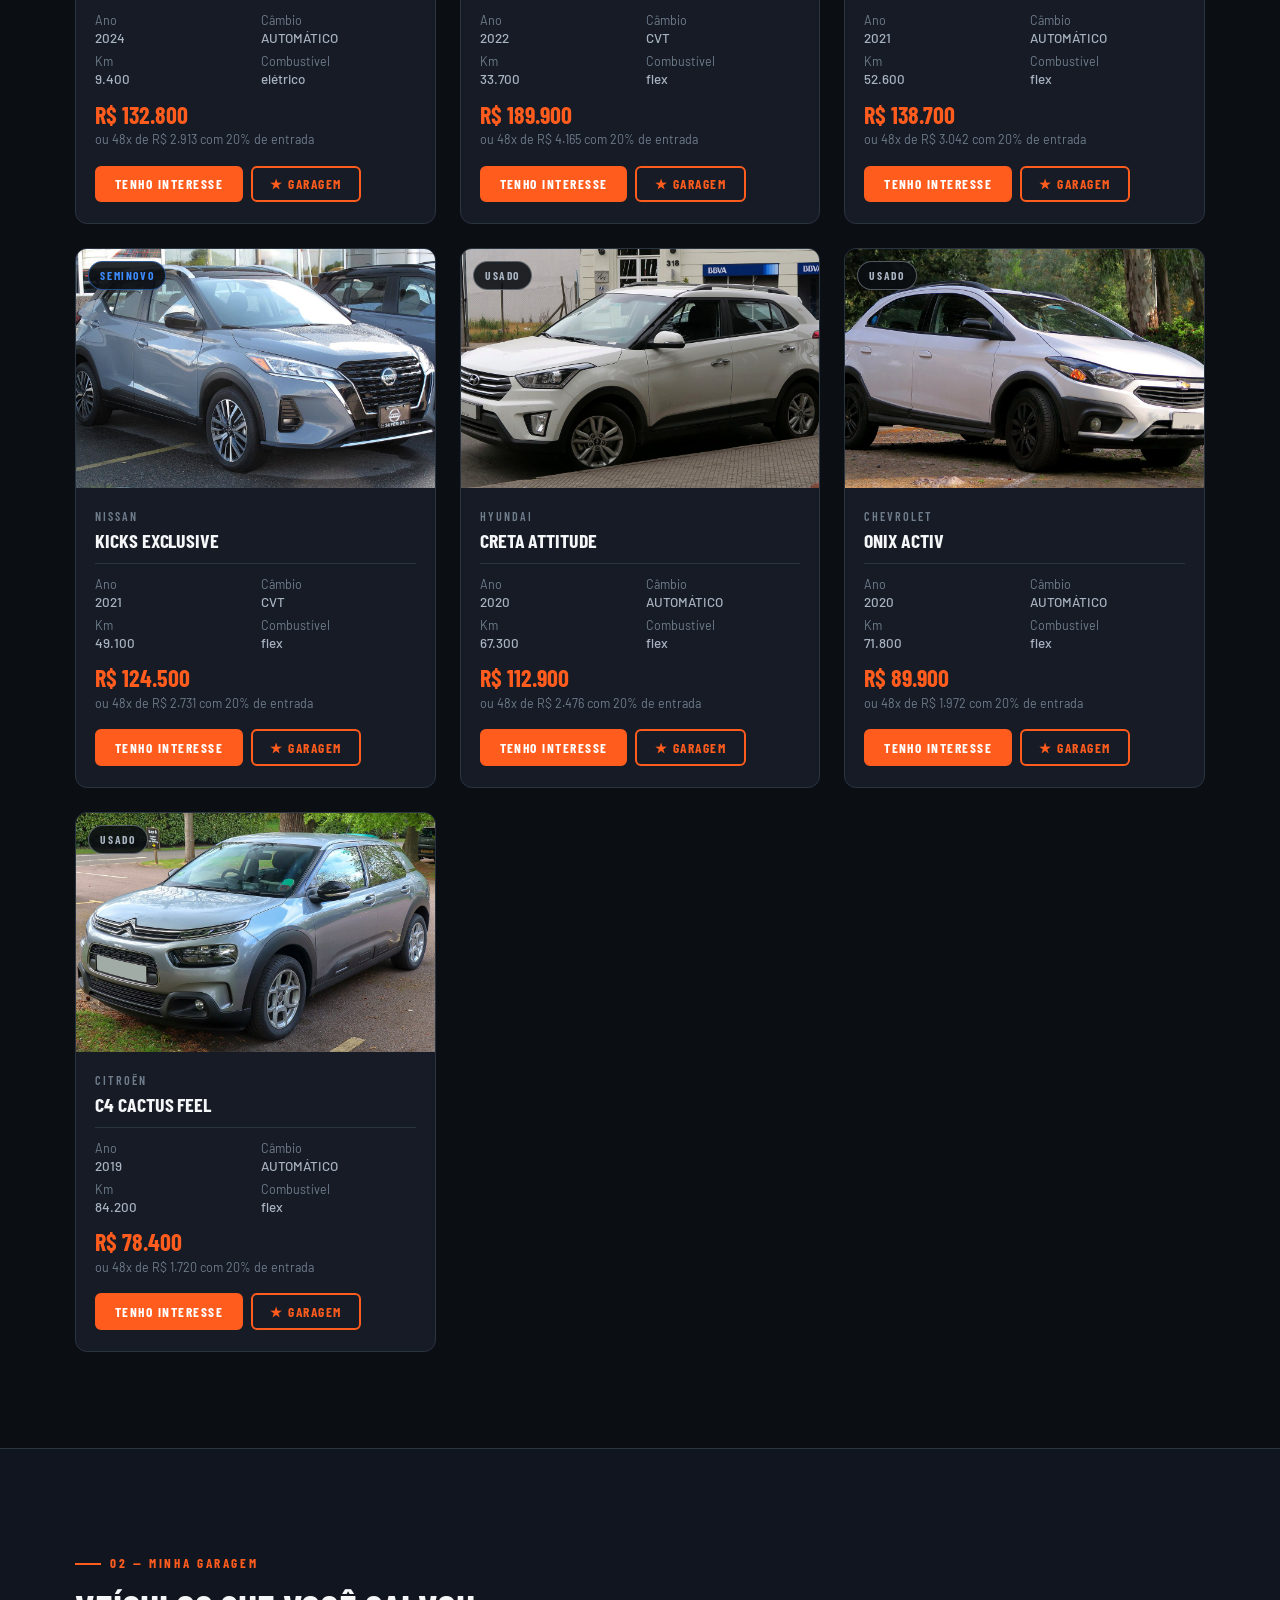
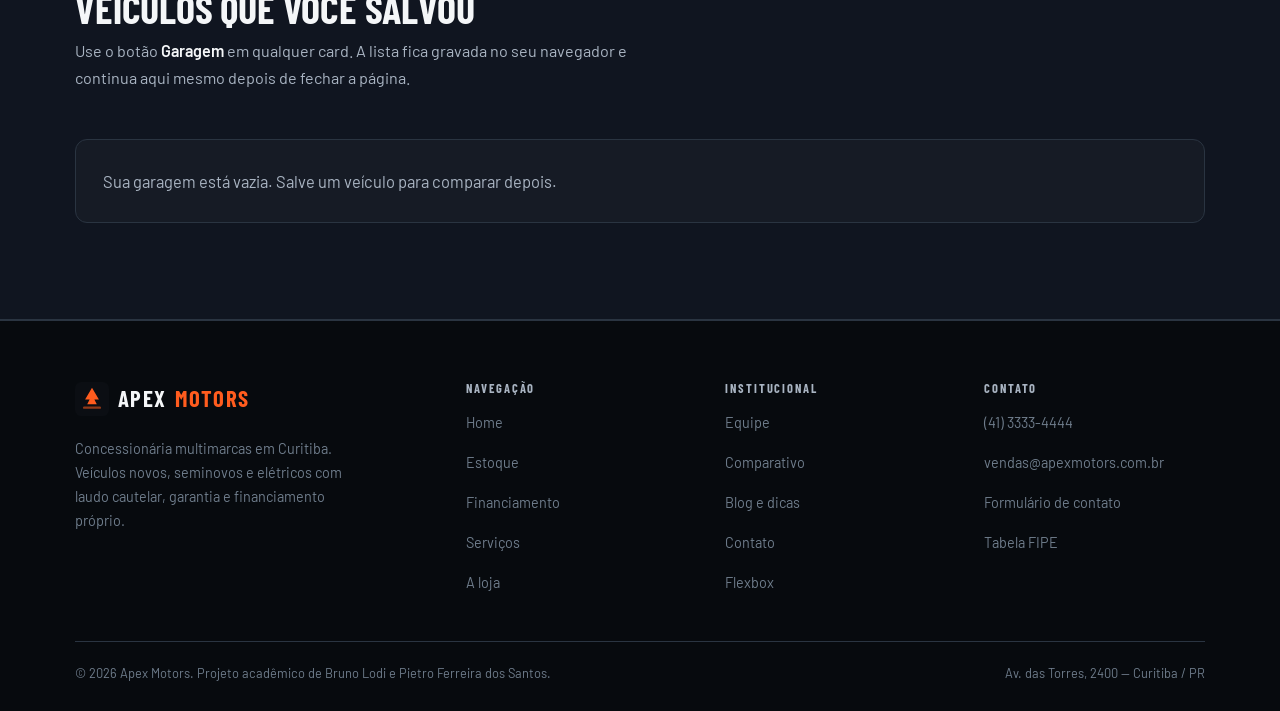
<file: estoque.html>
<!DOCTYPE html>
<!-- Apex Motors - estoque de veiculos - autores: Bruno Lodi e Pietro Ferreira dos Santos -->
<html lang="pt-BR">
<head>
    <meta charset="UTF-8">
    <meta name="viewport" content="width=device-width, initial-scale=1.0">
    <meta name="description" content="Estoque completo da Apex Motors: SUVs, hatches, picapes e elétricos com filtro por categoria, ordenação por preço e garagem salva no navegador.">
    <meta name="theme-color" content="#0B0E13">
    <title>Estoque | Apex Motors</title>

    <link rel="icon" href="img/favicon.svg" type="image/svg+xml">
    <link rel="stylesheet" href="css/bootstrap.min.css">
    <link rel="stylesheet" href="css/fonts.css">
    <link rel="stylesheet" href="css/apex.css">
</head>
<body>

    <a class="pular-link" href="#conteudo">Pular para o conteúdo</a>

    <nav class="navbar navbar-expand-lg fixed-top apx-barra" id="apx-barra" aria-label="Navegação principal">
        <div class="container">
            <a class="apx-marca" href="index.html">
                <span class="apx-marca__icone" aria-hidden="true">
                    <svg viewBox="0 0 64 64">
                        <rect width="64" height="64" rx="12" fill="#0B0E13"/>
                        <path d="M32 11 L45 33 H36.5 L41 42 H23 L27.5 33 H19 Z" fill="#FF5C1E"/>
                        <rect x="15" y="46" width="34" height="4.5" rx="2.25" fill="#FF5C1E" opacity="0.55"/>
                    </svg>
                </span>
                Apex<b>Motors</b>
            </a>

            <button class="navbar-toggler apx-toggler" type="button" data-bs-toggle="collapse"
                    data-bs-target="#apx-menu-conteudo" aria-controls="apx-menu-conteudo"
                    aria-expanded="false" aria-label="Abrir menu de navegação">
                <span class="navbar-toggler-icon"></span>
            </button>

            <div class="collapse navbar-collapse apx-menu" id="apx-menu-conteudo">
                <ul class="navbar-nav ms-auto align-items-lg-center">
                    <li class="nav-item"><a class="nav-link" href="index.html">Home</a></li>
                    <li class="nav-item"><a class="nav-link" href="estoque.html">Estoque</a></li>
                    <li class="nav-item"><a class="nav-link" href="financiamento.html">Financiamento</a></li>
                    <li class="nav-item"><a class="nav-link" href="servicos.html">Serviços</a></li>
                    <li class="nav-item"><a class="nav-link" href="sobre.html">A loja</a></li>
                    <li class="nav-item dropdown">
                        <a class="nav-link dropdown-toggle" href="#" id="menuMais" role="button"
                           data-bs-toggle="dropdown" aria-expanded="false">Mais</a>
                        <ul class="dropdown-menu" aria-labelledby="menuMais">
                            <li><a class="dropdown-item" href="equipe.html">Equipe</a></li>
                            <li><a class="dropdown-item" href="comparativo.html">Comparativo</a></li>
                            <li><a class="dropdown-item" href="blog.html">Blog e dicas</a></li>
                            <li><a class="dropdown-item" href="contato.html">Contato</a></li>
                            <li><hr class="dropdown-divider"></li>
                            <li><a class="dropdown-item" href="galeria-grid.html">Galeria (sem Bootstrap)</a></li>
                            <li><a class="dropdown-item" href="galeria-flex.html">Flexbox (sem Bootstrap)</a></li>
                            <li><hr class="dropdown-divider"></li>
                            <li><a class="dropdown-item" href="https://www.fiat.com.br" target="_blank" rel="noopener">Fiat Brasil</a></li>
                            <li><a class="dropdown-item" href="https://www.jeep.com.br" target="_blank" rel="noopener">Jeep Brasil</a></li>
                            <li><a class="dropdown-item" href="https://www.toyota.com.br" target="_blank" rel="noopener">Toyota Brasil</a></li>
                        </ul>
                    </li>
                    <li class="nav-item ms-lg-2"><span id="apx-saudacao" role="status"></span></li>
                    <li class="nav-item ms-lg-2 mt-2 mt-lg-0">
                        <a class="btn-apex btn-apex--peq" href="contato.html">Falar com consultor</a>
                    </li>
                </ul>
            </div>
        </div>
    </nav>

    <main id="conteudo">

    <header class="apx-banner apx-banner--estoque">
        <div class="apx-banner__fundo">
            <img src="img/apx-estoque-premium.webp" alt="" width="2560" height="1440" fetchpriority="high">
        </div>
        <div class="apx-wrap">
            <ol class="apx-trilha">
                <li><a href="index.html">Home</a></li>
                <li>Estoque</li>
            </ol>
            <h1>Estoque disponível</h1>
            <p>
                Dez veículos com laudo cautelar e garantia. Filtre por categoria, ordene
                por preço ou quilometragem e salve os favoritos na sua garagem.
            </p>
        </div>
    </header>

    <section class="apx-secao" aria-labelledby="titulo-estoque">
        <div class="apx-wrap">
            <div class="row g-4 align-items-end mb-4">
                <div class="col-lg-8">
                    <p class="apx-rotulo">01 — Veículos</p>
                    <h2 class="apx-titulo mb-2" id="titulo-estoque">Escolha o seu</h2>
                    <p class="apx-texto mb-0">
                        <span id="apx-contador-estoque">10</span> veículos em exibição.
                        Todos com laudo cautelar e garantia de 6 meses.
                    </p>
                </div>
                <div class="col-lg-4">
                    <div class="apx-campo mb-0">
                        <label for="apx-ordenacao">Ordenar por</label>
                        <select id="apx-ordenacao" class="form-select">
                            <option value="relevancia">Relevância</option>
                            <option value="menor-preco">Menor preço</option>
                            <option value="maior-preco">Maior preço</option>
                            <option value="menor-km">Menor quilometragem</option>
                            <option value="mais-novo">Mais novo</option>
                        </select>
                    </div>
                </div>
            </div>

            <div class="apx-filtros" id="apx-filtros" role="group" aria-label="Filtrar veículos por categoria"></div>

            <div class="row g-4" id="apx-grade-estoque" aria-live="polite">
                <noscript>
                    <div class="col-12">
                        <div class="alert alert-warning apx-visivel" role="alert">
                            <b>O JavaScript está desativado.</b> A lista de veículos é montada
                            por JavaScript a partir de um array. Ative o JavaScript para ver o
                            estoque completo, ou fale com a loja pelo telefone (41) 3333-4444.
                        </div>
                    </div>
                </noscript>
            </div>
        </div>
    </section>

    <section class="apx-secao apx-secao--alt" aria-labelledby="titulo-garagem">
        <div class="apx-wrap">
            <div class="apx-topo">
                <p class="apx-rotulo">02 — Minha garagem</p>
                <h2 class="apx-titulo" id="titulo-garagem">Veículos que você salvou</h2>
                <p class="apx-texto">
                    Use o botão <strong>Garagem</strong> em qualquer card. A lista fica gravada
                    no seu navegador e continua aqui mesmo depois de fechar a página.
                </p>
            </div>

            <div id="apx-garagem-vazio" class="apx-painel">
                <p class="mb-0">
                    Sua garagem está vazia. Salve um veículo para comparar depois.
                </p>
            </div>

            <div id="apx-garagem" aria-live="polite"></div>
        </div>
    </section>

    </main>

    <footer class="apx-rodape">
        <div class="apx-wrap">
            <div class="apx-rodape__grade">
                <div>
                    <a class="apx-marca" href="index.html">
                        <span class="apx-marca__icone" aria-hidden="true">
                            <svg viewBox="0 0 64 64">
                                <rect width="64" height="64" rx="12" fill="#0B0E13"/>
                                <path d="M32 11 L45 33 H36.5 L41 42 H23 L27.5 33 H19 Z" fill="#FF5C1E"/>
                                <rect x="15" y="46" width="34" height="4.5" rx="2.25" fill="#FF5C1E" opacity="0.55"/>
                            </svg>
                        </span>
                        Apex<b>Motors</b>
                    </a>
                    <p class="apx-rodape__texto">
                        Concessionária multimarcas em Curitiba. Veículos novos, seminovos e
                        elétricos com laudo cautelar, garantia e financiamento próprio.
                    </p>
                </div>

                <nav aria-label="Navegação do rodapé">
                    <h2 class="apx-rodape__titulo">Navegação</h2>
                    <ul class="apx-rodape__links">
                        <li><a href="index.html">Home</a></li>
                        <li><a href="estoque.html">Estoque</a></li>
                        <li><a href="financiamento.html">Financiamento</a></li>
                        <li><a href="servicos.html">Serviços</a></li>
                        <li><a href="sobre.html">A loja</a></li>
                    </ul>
                </nav>

                <div>
                    <h2 class="apx-rodape__titulo">Institucional</h2>
                    <ul class="apx-rodape__links">
                        <li><a href="equipe.html">Equipe</a></li>
                        <li><a href="comparativo.html">Comparativo</a></li>
                        <li><a href="blog.html">Blog e dicas</a></li>
                        <li><a href="contato.html">Contato</a></li>
                        <li><a href="galeria-flex.html">Flexbox</a></li>
                    </ul>
                </div>

                <div>
                    <h2 class="apx-rodape__titulo">Contato</h2>
                    <ul class="apx-rodape__links">
                        <li><a href="tel:+554133334444">(41) 3333-4444</a></li>
                        <li><a href="mailto:vendas@apexmotors.com.br">vendas@apexmotors.com.br</a></li>
                        <li><a href="contato.html">Formulário de contato</a></li>
                        <li><a href="https://www.fipe.org.br" target="_blank" rel="noopener">Tabela FIPE</a></li>
                    </ul>
                </div>
            </div>

            <div class="apx-rodape__base">
                <p>© <span class="apx-ano">2026</span> Apex Motors. Projeto acadêmico de Bruno Lodi e Pietro Ferreira dos Santos.</p>
                <p>Av. das Torres, 2400 — Curitiba / PR</p>
            </div>
        </div>
    </footer>

    <button id="apx-topo-btn" type="button" aria-label="Voltar ao topo">
        <svg width="18" height="18" viewBox="0 0 24 24" fill="none" stroke="currentColor" stroke-width="2"
             stroke-linecap="round" stroke-linejoin="round" aria-hidden="true">
            <path d="M12 19V5M5 12l7-7 7 7"/>
        </svg>
    </button>

    <script src="js/bootstrap.bundle.min.js"></script>
    <script src="js/apex.js"></script>
    <script src="js/estoque.js"></script>
</body>
</html>
</file>
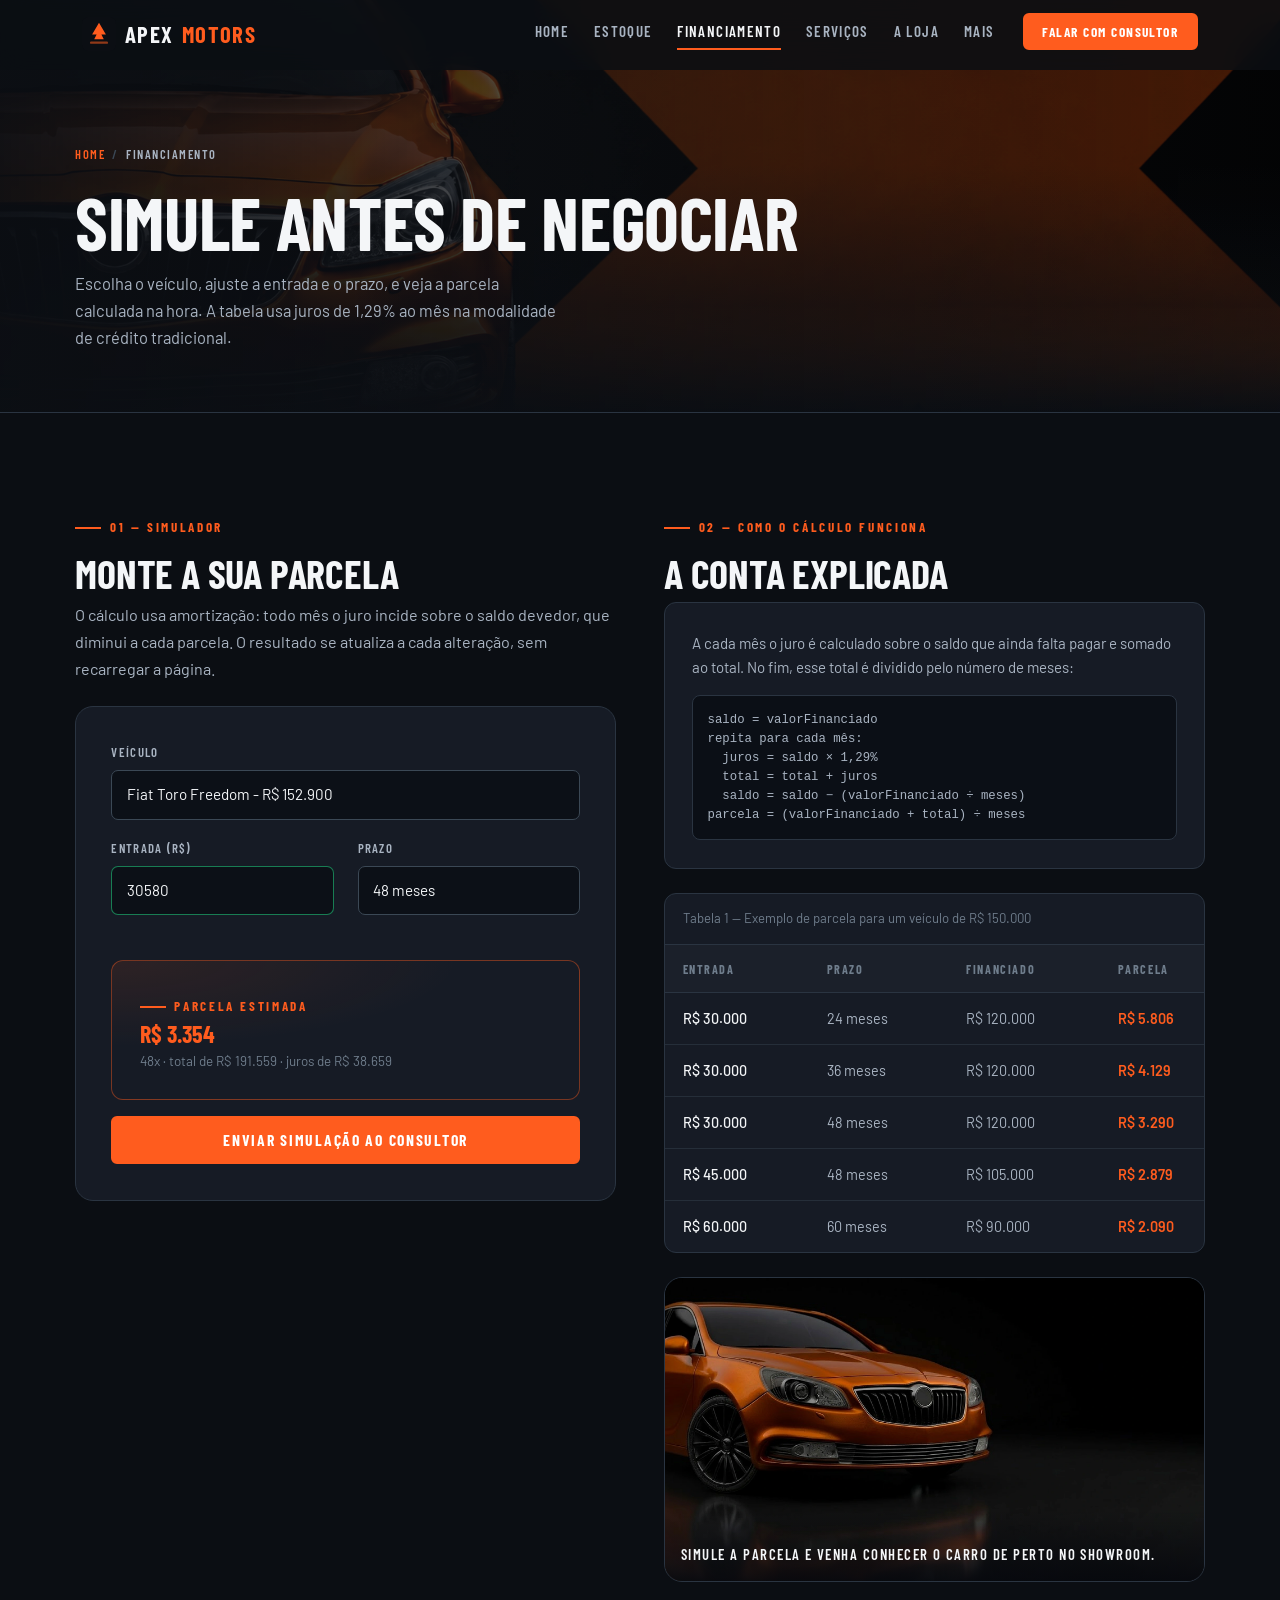
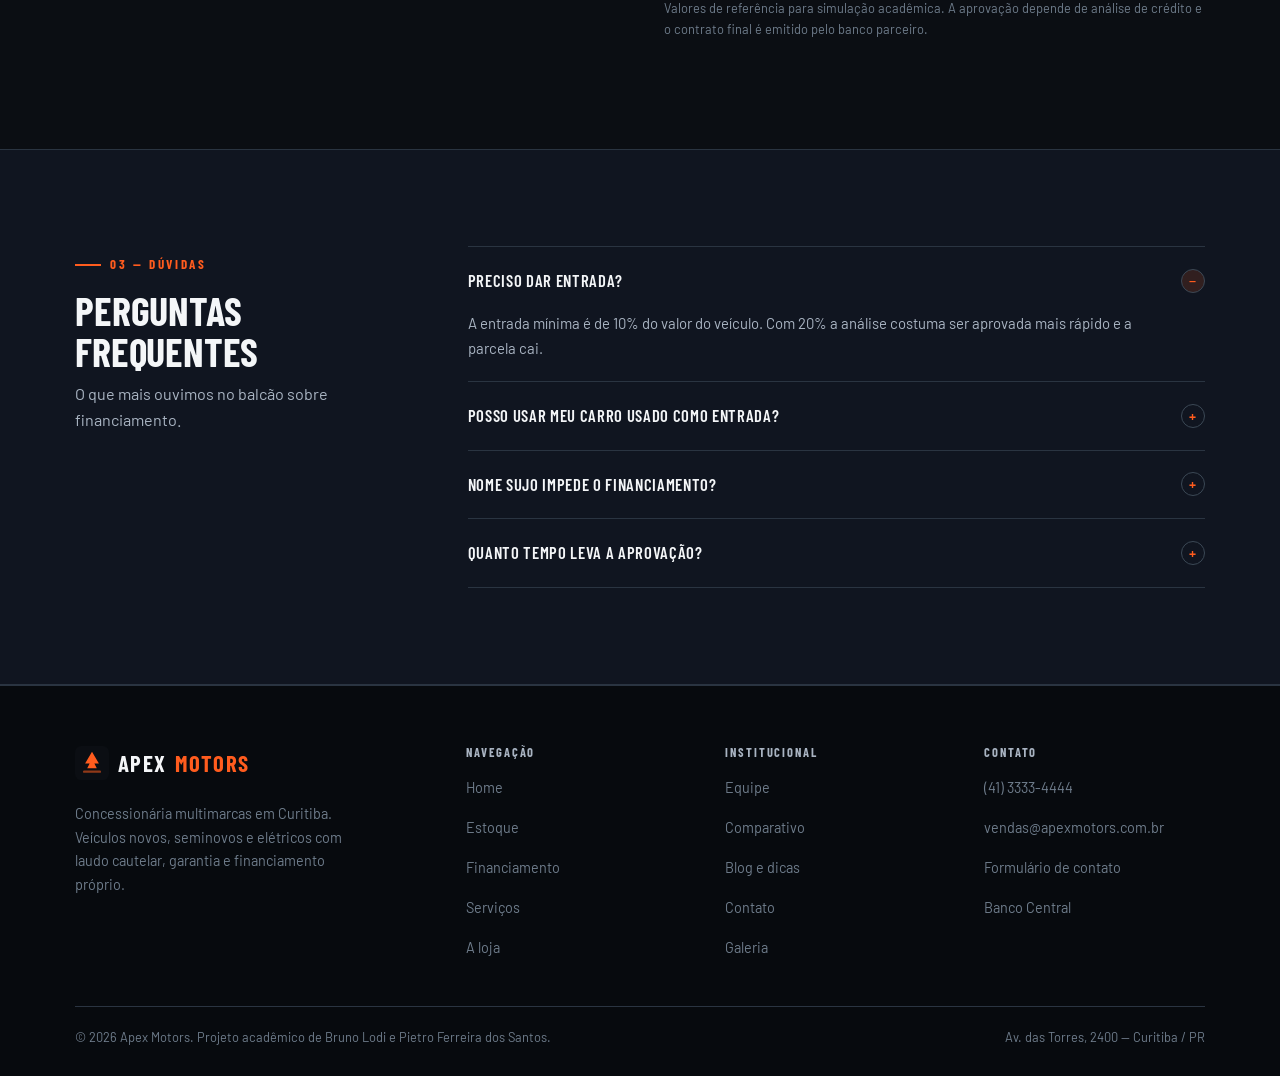
<file: financiamento.html>
<!DOCTYPE html>
<!-- Apex Motors - simulacao de financiamento - autores: Bruno Lodi e Pietro Ferreira dos Santos -->
<html lang="pt-BR">
<head>
    <meta charset="UTF-8">
    <meta name="viewport" content="width=device-width, initial-scale=1.0">
    <meta name="description" content="Simule o financiamento do seu veículo na Apex Motors: escolha o carro, a entrada e o prazo, e veja a parcela calculada na hora.">
    <meta name="theme-color" content="#0B0E13">
    <title>Financiamento | Apex Motors</title>

    <link rel="icon" href="img/favicon.svg" type="image/svg+xml">
    <link rel="stylesheet" href="css/bootstrap.min.css">
    <link rel="stylesheet" href="css/fonts.css">
    <link rel="stylesheet" href="css/apex.css">
</head>
<body>

    <a class="pular-link" href="#conteudo">Pular para o conteúdo</a>

    <nav class="navbar navbar-expand-lg fixed-top apx-barra" id="apx-barra" aria-label="Navegação principal">
        <div class="container">
            <a class="apx-marca" href="index.html">
                <span class="apx-marca__icone" aria-hidden="true">
                    <svg viewBox="0 0 64 64">
                        <rect width="64" height="64" rx="12" fill="#0B0E13"/>
                        <path d="M32 11 L45 33 H36.5 L41 42 H23 L27.5 33 H19 Z" fill="#FF5C1E"/>
                        <rect x="15" y="46" width="34" height="4.5" rx="2.25" fill="#FF5C1E" opacity="0.55"/>
                    </svg>
                </span>
                Apex<b>Motors</b>
            </a>

            <button class="navbar-toggler apx-toggler" type="button" data-bs-toggle="collapse"
                    data-bs-target="#apx-menu-conteudo" aria-controls="apx-menu-conteudo"
                    aria-expanded="false" aria-label="Abrir menu de navegação">
                <span class="navbar-toggler-icon"></span>
            </button>

            <div class="collapse navbar-collapse apx-menu" id="apx-menu-conteudo">
                <ul class="navbar-nav ms-auto align-items-lg-center">
                    <li class="nav-item"><a class="nav-link" href="index.html">Home</a></li>
                    <li class="nav-item"><a class="nav-link" href="estoque.html">Estoque</a></li>
                    <li class="nav-item"><a class="nav-link" href="financiamento.html">Financiamento</a></li>
                    <li class="nav-item"><a class="nav-link" href="servicos.html">Serviços</a></li>
                    <li class="nav-item"><a class="nav-link" href="sobre.html">A loja</a></li>
                    <li class="nav-item dropdown">
                        <a class="nav-link dropdown-toggle" href="#" id="menuMais" role="button"
                           data-bs-toggle="dropdown" aria-expanded="false">Mais</a>
                        <ul class="dropdown-menu" aria-labelledby="menuMais">
                            <li><a class="dropdown-item" href="equipe.html">Equipe</a></li>
                            <li><a class="dropdown-item" href="comparativo.html">Comparativo</a></li>
                            <li><a class="dropdown-item" href="blog.html">Blog e dicas</a></li>
                            <li><a class="dropdown-item" href="contato.html">Contato</a></li>
                            <li><hr class="dropdown-divider"></li>
                            <li><a class="dropdown-item" href="galeria-grid.html">Galeria (sem Bootstrap)</a></li>
                            <li><a class="dropdown-item" href="galeria-flex.html">Flexbox (sem Bootstrap)</a></li>
                            <li><hr class="dropdown-divider"></li>
                            <li><a class="dropdown-item" href="https://www.fiat.com.br" target="_blank" rel="noopener">Fiat Brasil</a></li>
                            <li><a class="dropdown-item" href="https://www.jeep.com.br" target="_blank" rel="noopener">Jeep Brasil</a></li>
                            <li><a class="dropdown-item" href="https://www.toyota.com.br" target="_blank" rel="noopener">Toyota Brasil</a></li>
                        </ul>
                    </li>
                    <li class="nav-item ms-lg-2"><span id="apx-saudacao" role="status"></span></li>
                    <li class="nav-item ms-lg-2 mt-2 mt-lg-0">
                        <a class="btn-apex btn-apex--peq" href="contato.html">Falar com consultor</a>
                    </li>
                </ul>
            </div>
        </div>
    </nav>

    <main id="conteudo">

    <header class="apx-banner apx-banner--financiamento">
        <div class="apx-banner__fundo">
            <img src="img/apx-hero-premium.webp" alt="" width="2560" height="1440">
        </div>
        <div class="apx-wrap">
            <ol class="apx-trilha">
                <li><a href="index.html">Home</a></li>
                <li>Financiamento</li>
            </ol>
            <h1>Simule antes de negociar</h1>
            <p>
                Escolha o veículo, ajuste a entrada e o prazo, e veja a parcela calculada
                na hora. A tabela usa juros de 1,29% ao mês na modalidade de crédito tradicional.
            </p>
        </div>
    </header>

    <section class="apx-secao" aria-labelledby="titulo-simulador">
        <div class="apx-wrap">
            <div class="row g-5">
                <div class="col-lg-6">
                    <p class="apx-rotulo">01 — Simulador</p>
                    <h2 class="apx-titulo" id="titulo-simulador">Monte a sua parcela</h2>
                    <p class="apx-texto mb-4">
                        O cálculo usa amortização: todo mês o juro incide sobre o saldo devedor, que
                        diminui a cada parcela. O resultado se atualiza a cada alteração, sem
                        recarregar a página.
                    </p>

                    <form class="apx-form" id="apx-form-financiamento" novalidate>
                        <div class="apx-campo">
                            <label for="fin-veiculo">Veículo</label>
                            <select id="fin-veiculo" class="form-select" required></select>
                        </div>

                        <div class="row">
                            <div class="col-md-6">
                                <div class="apx-campo">
                                    <label for="fin-entrada">Entrada (R$)</label>
                                    <input type="number" id="fin-entrada" class="form-control"
                                           min="0" step="1" value="30000" required>
                                    <span class="apx-campo__erro" aria-live="polite"></span>
                                </div>
                            </div>
                            <div class="col-md-6">
                                <div class="apx-campo">
                                    <label for="fin-prazo">Prazo</label>
                                    <select id="fin-prazo" class="form-select">
                                        <option value="12">12 meses</option>
                                        <option value="24">24 meses</option>
                                        <option value="36">36 meses</option>
                                        <option value="48" selected>48 meses</option>
                                        <option value="60">60 meses</option>
                                    </select>
                                </div>
                            </div>
                        </div>

                        <div class="apx-painel apx-painel--destaque mt-2">
                            <p class="apx-rotulo mb-1">Parcela estimada</p>
                            <p class="apx-card__preco mb-1" id="fin-resultado">R$ 0</p>
                            <p class="mb-0" style="font-size:0.84rem;color:var(--apx-cinza-3);" id="fin-detalhe">
                                Selecione um veículo para começar.
                            </p>
                        </div>

                        <a href="contato.html" class="btn-apex btn-apex--bloco mt-3">Enviar simulação ao consultor</a>
                    </form>
                </div>

                <div class="col-lg-6">
                    <p class="apx-rotulo">02 — Como o cálculo funciona</p>
                    <h2 class="apx-titulo">A conta explicada</h2>

                    <div class="apx-painel mb-4">
                        <p style="font-size:0.94rem;">
                            A cada mês o juro é calculado sobre o saldo que ainda falta pagar e somado
                            ao total. No fim, esse total é dividido pelo número de meses:
                        </p>
                        <p class="apx-codigo mb-0">
                            saldo = valorFinanciado<br>
                            repita para cada mês:<br>
                            &nbsp;&nbsp;juros = saldo × 1,29%<br>
                            &nbsp;&nbsp;total = total + juros<br>
                            &nbsp;&nbsp;saldo = saldo − (valorFinanciado ÷ meses)<br>
                            parcela = (valorFinanciado + total) ÷ meses
                        </p>
                    </div>

                    <div class="table-responsive apx-tabela-wrap">
                        <table class="table apx-tabela mb-0">
                            <caption>Tabela 1 — Exemplo de parcela para um veículo de R$ 150.000</caption>
                            <thead>
                                <tr>
                                    <th scope="col">Entrada</th>
                                    <th scope="col">Prazo</th>
                                    <th scope="col">Financiado</th>
                                    <th scope="col">Parcela</th>
                                    <th scope="col">Total pago</th>
                                </tr>
                            </thead>
                            <tbody>
                                <tr>
                                    <td>R$ 30.000</td>
                                    <td>24 meses</td>
                                    <td>R$ 120.000</td>
                                    <td class="apx-celula-destaque">R$ 5.806</td>
                                    <td>R$ 169.350</td>
                                </tr>
                                <tr>
                                    <td>R$ 30.000</td>
                                    <td>36 meses</td>
                                    <td>R$ 120.000</td>
                                    <td class="apx-celula-destaque">R$ 4.129</td>
                                    <td>R$ 178.638</td>
                                </tr>
                                <tr>
                                    <td>R$ 30.000</td>
                                    <td>48 meses</td>
                                    <td>R$ 120.000</td>
                                    <td class="apx-celula-destaque">R$ 3.290</td>
                                    <td>R$ 187.926</td>
                                </tr>
                                <tr>
                                    <td>R$ 45.000</td>
                                    <td>48 meses</td>
                                    <td>R$ 105.000</td>
                                    <td class="apx-celula-destaque">R$ 2.879</td>
                                    <td>R$ 183.185</td>
                                </tr>
                                <tr>
                                    <td>R$ 60.000</td>
                                    <td>60 meses</td>
                                    <td>R$ 90.000</td>
                                    <td class="apx-celula-destaque">R$ 2.090</td>
                                    <td>R$ 185.410</td>
                                </tr>
                            </tbody>
                        </table>
                    </div>

                    <figure class="apx-detalhe-foto apx-detalhe-foto--compacta mt-4">
                        <img src="img/apx-carro-showcase.webp"
                             alt="Detalhe frontal de um sedã laranja em estúdio escuro"
                             width="2048" height="1152" loading="lazy" decoding="async">
                        <figcaption>Simule a parcela e venha conhecer o carro de perto no showroom.</figcaption>
                    </figure>

                    <p class="mt-3" style="font-size:0.8rem;color:var(--apx-cinza-3);">
                        Valores de referência para simulação acadêmica. A aprovação depende de
                        análise de crédito e o contrato final é emitido pelo banco parceiro.
                    </p>
                </div>
            </div>
        </div>
    </section>

    <section class="apx-secao apx-secao--alt" aria-labelledby="titulo-duvidas">
        <div class="apx-wrap">
            <div class="row g-5">
                <div class="col-lg-4">
                    <p class="apx-rotulo">03 — Dúvidas</p>
                    <h2 class="apx-titulo" id="titulo-duvidas">Perguntas frequentes</h2>
                    <p class="apx-texto">
                        O que mais ouvimos no balcão sobre financiamento.
                    </p>
                </div>
                <div class="col-lg-8">
                    <div class="apx-faq">
                        <details class="apx-faq__item" open>
                            <summary>Preciso dar entrada?</summary>
                            <p>
                                A entrada mínima é de 10% do valor do veículo. Com 20% a
                                análise costuma ser aprovada mais rápido e a parcela cai.
                            </p>
                        </details>
                        <details class="apx-faq__item">
                            <summary>Posso usar meu carro usado como entrada?</summary>
                            <p>
                                Sim. Avaliamos na loja, com base na tabela FIPE e no estado do
                                veículo, e o valor entra como parte do pagamento.
                            </p>
                        </details>
                        <details class="apx-faq__item">
                            <summary>Nome sujo impede o financiamento?</summary>
                            <p>
                                Não necessariamente. Trabalhamos com mais de um banco parceiro,
                                inclusive linhas com garantia de veículo, que têm análise diferente.
                            </p>
                        </details>
                        <details class="apx-faq__item">
                            <summary>Quanto tempo leva a aprovação?</summary>
                            <p>
                                Em média 40 minutos quando o cadastro está completo e o
                                comprovante de renda é enviado junto.
                            </p>
                        </details>
                    </div>
                </div>
            </div>
        </div>
    </section>

    </main>

    <footer class="apx-rodape">
        <div class="apx-wrap">
            <div class="apx-rodape__grade">
                <div>
                    <a class="apx-marca" href="index.html">
                        <span class="apx-marca__icone" aria-hidden="true">
                            <svg viewBox="0 0 64 64">
                                <rect width="64" height="64" rx="12" fill="#0B0E13"/>
                                <path d="M32 11 L45 33 H36.5 L41 42 H23 L27.5 33 H19 Z" fill="#FF5C1E"/>
                                <rect x="15" y="46" width="34" height="4.5" rx="2.25" fill="#FF5C1E" opacity="0.55"/>
                            </svg>
                        </span>
                        Apex<b>Motors</b>
                    </a>
                    <p class="apx-rodape__texto">
                        Concessionária multimarcas em Curitiba. Veículos novos, seminovos e
                        elétricos com laudo cautelar, garantia e financiamento próprio.
                    </p>
                </div>

                <nav aria-label="Navegação do rodapé">
                    <h2 class="apx-rodape__titulo">Navegação</h2>
                    <ul class="apx-rodape__links">
                        <li><a href="index.html">Home</a></li>
                        <li><a href="estoque.html">Estoque</a></li>
                        <li><a href="financiamento.html">Financiamento</a></li>
                        <li><a href="servicos.html">Serviços</a></li>
                        <li><a href="sobre.html">A loja</a></li>
                    </ul>
                </nav>

                <div>
                    <h2 class="apx-rodape__titulo">Institucional</h2>
                    <ul class="apx-rodape__links">
                        <li><a href="equipe.html">Equipe</a></li>
                        <li><a href="comparativo.html">Comparativo</a></li>
                        <li><a href="blog.html">Blog e dicas</a></li>
                        <li><a href="contato.html">Contato</a></li>
                        <li><a href="galeria-grid.html">Galeria</a></li>
                    </ul>
                </div>

                <div>
                    <h2 class="apx-rodape__titulo">Contato</h2>
                    <ul class="apx-rodape__links">
                        <li><a href="tel:+554133334444">(41) 3333-4444</a></li>
                        <li><a href="mailto:vendas@apexmotors.com.br">vendas@apexmotors.com.br</a></li>
                        <li><a href="contato.html">Formulário de contato</a></li>
                        <li><a href="https://www.bcb.gov.br" target="_blank" rel="noopener">Banco Central</a></li>
                    </ul>
                </div>
            </div>

            <div class="apx-rodape__base">
                <p>© <span class="apx-ano">2026</span> Apex Motors. Projeto acadêmico de Bruno Lodi e Pietro Ferreira dos Santos.</p>
                <p>Av. das Torres, 2400 — Curitiba / PR</p>
            </div>
        </div>
    </footer>

    <button id="apx-topo-btn" type="button" aria-label="Voltar ao topo">
        <svg width="18" height="18" viewBox="0 0 24 24" fill="none" stroke="currentColor" stroke-width="2"
             stroke-linecap="round" stroke-linejoin="round" aria-hidden="true">
            <path d="M12 19V5M5 12l7-7 7 7"/>
        </svg>
    </button>

    <script src="js/bootstrap.bundle.min.js"></script>
    <script src="js/apex.js"></script>
    <script src="js/estoque.js"></script>
</body>
</html>
</file>
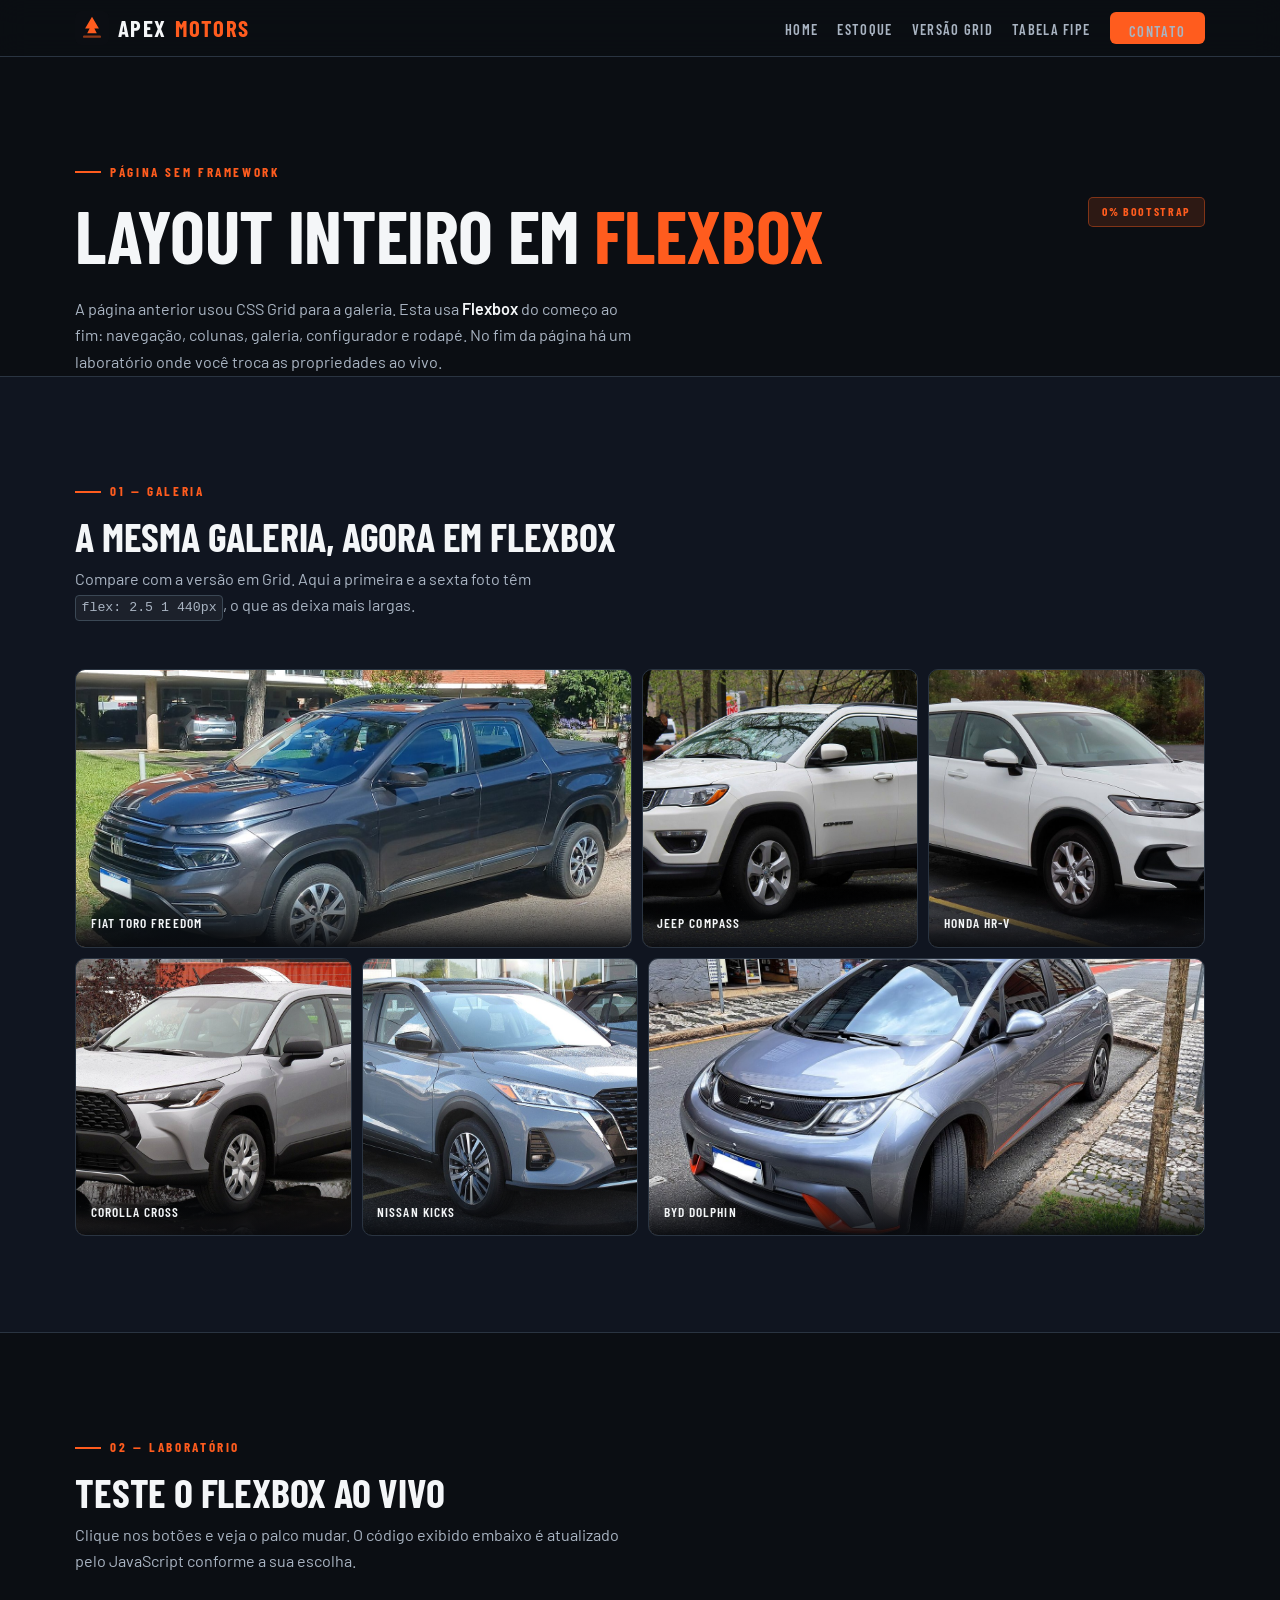
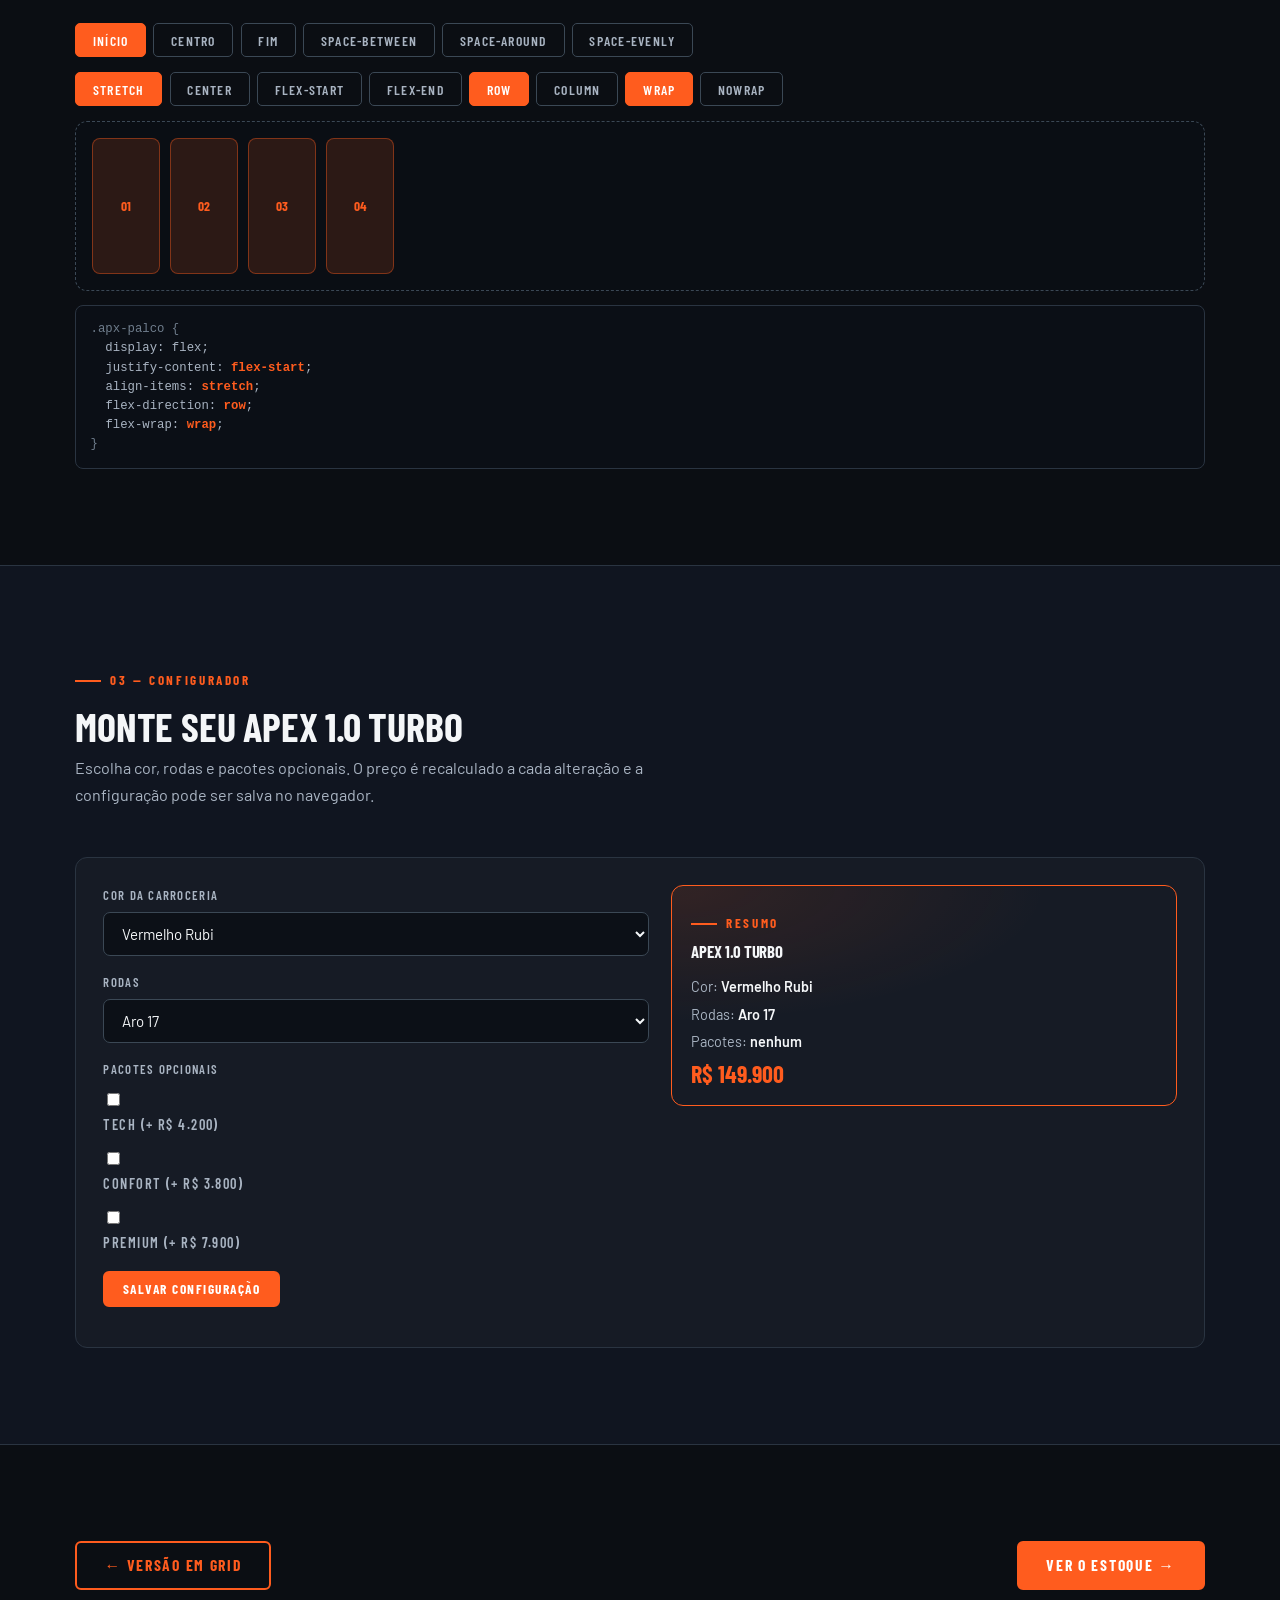
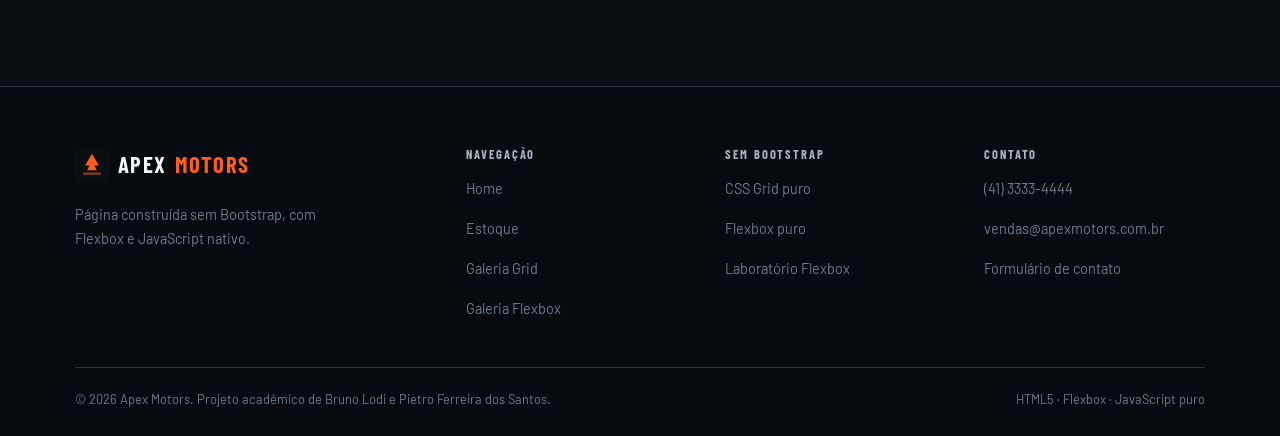
<file: galeria-flex.html>
<!DOCTYPE html>
<!-- Apex Motors - flexbox sem Bootstrap e laboratorio interativo - autores: Bruno Lodi e Pietro Ferreira dos Santos -->
<html lang="pt-BR">
<head>
    <meta charset="UTF-8">
    <meta name="viewport" content="width=device-width, initial-scale=1.0">
    <meta name="description" content="Página da Apex Motors construída sem Bootstrap: layout inteiro em Flexbox, laboratório interativo de propriedades e configurador de veículo com armazenamento local.">
    <meta name="theme-color" content="#0B0E13">
    <title>Flexbox e Configurador | Apex Motors</title>

    <link rel="icon" href="img/favicon.svg" type="image/svg+xml">
    <link rel="stylesheet" href="css/fonts.css">
    <link rel="stylesheet" href="css/apex.css">

    <style>
        .linha-flex {
            display: flex;
            flex-wrap: wrap;
            gap: 1rem;
            align-items: stretch;
        }

        .coluna-flex {
            flex: 1 1 340px;
            min-width: 0;
        }

        .galeria-flex-pagina {
            display: flex;
            flex-wrap: wrap;
            gap: 10px;
        }

        .galeria-flex-pagina figure {
            margin: 0;
            position: relative;
            overflow: hidden;
            border: 1px solid #2A3441;
            border-radius: 10px;
            background: #0C1017;
            flex: 1 1 230px;
            aspect-ratio: 4 / 3;
        }

        .galeria-flex-pagina figure:nth-child(1),
        .galeria-flex-pagina figure:nth-child(6) {
            flex: 2.5 1 440px;
            aspect-ratio: 2 / 1;
        }

        .galeria-flex-pagina img {
            width: 100%;
            height: 100%;
            object-fit: cover;
            transition: transform 600ms cubic-bezier(.22, .61, .36, 1);
        }

        .galeria-flex-pagina figure:hover img {
            transform: scale(1.06);
        }

        .galeria-flex-pagina figcaption {
            position: absolute;
            inset: auto 0 0;
            padding: 1.6rem 0.9rem 0.75rem;
            background: linear-gradient(to top, rgba(8, 10, 14, 0.95), transparent);
            font-family: 'Barlow Condensed', sans-serif;
            font-size: 0.84rem;
            font-weight: 600;
            letter-spacing: 0.08em;
            text-transform: uppercase;
            color: #F4F6F8;
        }

        .configurador {
            display: flex;
            flex-wrap: wrap;
            gap: 1.4rem;
            align-items: flex-start;
        }

        .configurador__campos {
            flex: 1 1 300px;
            min-width: 0;
        }

        .configurador__resumo {
            flex: 1 1 260px;
            border: 1px solid #FF5C1E;
            border-radius: 12px;
            padding: 1.2rem;
            background: radial-gradient(120% 100% at 0% 0%, rgba(255, 92, 30, 0.12), transparent 62%), #161B25;
        }

        .campo-pagina {
            margin-bottom: 1rem;
        }

        .campo-pagina label {
            display: block;
            font-family: 'Barlow Condensed', sans-serif;
            font-size: 0.8rem;
            font-weight: 600;
            letter-spacing: 0.1em;
            text-transform: uppercase;
            color: #A9B4C2;
            margin-bottom: 0.35rem;
        }

        .campo-pagina select {
            width: 100%;
            padding: 0.7rem 0.85rem;
            border-radius: 7px;
            border: 1px solid #3B4855;
            background: #0C1017;
            color: #F4F6F8;
            font-family: inherit;
            font-size: 0.94rem;
        }

        .campo-pagina select:focus {
            outline: none;
            border-color: #FF5C1E;
            box-shadow: 0 0 0 3px rgba(255, 92, 30, 0.16);
        }

        .mb-0 { margin-bottom: 0 !important; }
        .mb-1 { margin-bottom: 0.25rem !important; }
        .mb-2 { margin-bottom: 0.5rem !important; }
        .mb-3 { margin-bottom: 1rem !important; }
        .mt-2 { margin-top: 0.5rem !important; }
        .mt-3 { margin-top: 1rem !important; }
        .mt-4 { margin-top: 1.5rem !important; }
    </style>
</head>
<body>

    <a class="pular-link" href="#conteudo">Pular para o conteúdo</a>

    <nav class="apx-nav-pura" aria-label="Navegação principal">
        <div class="apx-wrap apx-nav-pura__interno">
            <a class="apx-marca" href="index.html">
                <span class="apx-marca__icone" aria-hidden="true">
                    <svg viewBox="0 0 64 64">
                        <rect width="64" height="64" rx="12" fill="#0B0E13"/>
                        <path d="M32 11 L45 33 H36.5 L41 42 H23 L27.5 33 H19 Z" fill="#FF5C1E"/>
                        <rect x="15" y="46" width="34" height="4.5" rx="2.25" fill="#FF5C1E" opacity="0.55"/>
                    </svg>
                </span>
                Apex<b>Motors</b>
            </a>

            <ul class="apx-nav-pura__links">
                <li><a href="index.html">Home</a></li>
                <li><a href="estoque.html">Estoque</a></li>
                <li><a href="galeria-grid.html">Versão Grid</a></li>
                <li><a href="https://www.fipe.org.br" target="_blank" rel="noopener">Tabela FIPE</a></li>
                <li><a href="contato.html" class="btn-apex btn-apex--peq">Contato</a></li>
            </ul>
        </div>
    </nav>

    <main id="conteudo">

        <header class="apx-secao" style="padding-bottom:0;">
            <div class="apx-wrap">
                <p class="apx-rotulo">Página sem framework</p>

                <div style="display:flex;flex-wrap:wrap;justify-content:space-between;align-items:flex-start;gap:1rem;margin-bottom:1.4rem;">
                    <h1 style="max-width:26ch;margin:0;">Layout inteiro em <span class="apx-laranja-txt">Flexbox</span></h1>
                    <span class="apx-selo-puro">0% Bootstrap</span>
                </div>

                <p class="apx-texto" style="max-width:62ch;">
                    A página anterior usou CSS Grid para a galeria. Esta usa <strong>Flexbox</strong>
                    do começo ao fim: navegação, colunas, galeria, configurador e rodapé. No fim da
                    página há um laboratório onde você troca as propriedades ao vivo.
                </p>
            </div>
        </header>

        <section class="apx-secao apx-secao--alt" aria-labelledby="titulo-galeria">
            <div class="apx-wrap">
                <div class="apx-topo">
                    <p class="apx-rotulo">01 — Galeria</p>
                    <h2 class="apx-titulo" id="titulo-galeria">A mesma galeria, agora em Flexbox</h2>
                    <p class="apx-texto">
                        Compare com a versão em Grid. Aqui a primeira e a sexta foto têm
                        <code class="apx-chave">flex: 2.5 1 440px</code>, o que as deixa mais largas.
                    </p>
                </div>

                <div class="galeria-flex-pagina">
                    <figure>
                        <img src="img/fiat-toro.jpg" alt="Fiat Toro Freedom no pátio" width="1200" height="800" loading="lazy">
                        <figcaption>Fiat Toro Freedom</figcaption>
                    </figure>
                    <figure>
                        <img src="img/jeep-compass.jpg" alt="Jeep Compass Longitude" width="1200" height="800" loading="lazy">
                        <figcaption>Jeep Compass</figcaption>
                    </figure>
                    <figure>
                        <img src="img/honda-hrv.jpg" alt="Honda HR-V EXL" width="1200" height="800" loading="lazy">
                        <figcaption>Honda HR-V</figcaption>
                    </figure>
                    <figure>
                        <img src="img/toyota-corolla.jpg" alt="Toyota Corolla Cross" width="1200" height="800" loading="lazy">
                        <figcaption>Corolla Cross</figcaption>
                    </figure>
                    <figure>
                        <img src="img/nissan-kicks.jpg" alt="Nissan Kicks Exclusive" width="1200" height="800" loading="lazy">
                        <figcaption>Nissan Kicks</figcaption>
                    </figure>
                    <figure>
                        <img src="img/byd-dolphin.jpg" alt="BYD Dolphin Mini GS" width="1200" height="800" loading="lazy">
                        <figcaption>BYD Dolphin</figcaption>
                    </figure>
                </div>
            </div>
        </section>

        <section class="apx-secao" aria-labelledby="titulo-lab">
            <div class="apx-wrap">
                <div class="apx-topo">
                    <p class="apx-rotulo">02 — Laboratório</p>
                    <h2 class="apx-titulo" id="titulo-lab">Teste o Flexbox ao vivo</h2>
                    <p class="apx-texto">
                        Clique nos botões e veja o palco mudar. O código exibido embaixo é
                        atualizado pelo JavaScript conforme a sua escolha.
                    </p>
                </div>

                <div class="apx-controle-linha" role="group" aria-label="Alinhamento no eixo principal">
                    <button type="button" class="apx-filtro apx-ativo" data-flex="justify-content" data-valor="flex-start">início</button>
                    <button type="button" class="apx-filtro" data-flex="justify-content" data-valor="center">centro</button>
                    <button type="button" class="apx-filtro" data-flex="justify-content" data-valor="flex-end">fim</button>
                    <button type="button" class="apx-filtro" data-flex="justify-content" data-valor="space-between">space-between</button>
                    <button type="button" class="apx-filtro" data-flex="justify-content" data-valor="space-around">space-around</button>
                    <button type="button" class="apx-filtro" data-flex="justify-content" data-valor="space-evenly">space-evenly</button>
                </div>

                <div class="apx-controle-linha" role="group" aria-label="Alinhamento no eixo cruzado e direção">
                    <button type="button" class="apx-filtro apx-ativo" data-flex="align-items" data-valor="stretch">stretch</button>
                    <button type="button" class="apx-filtro" data-flex="align-items" data-valor="center">center</button>
                    <button type="button" class="apx-filtro" data-flex="align-items" data-valor="flex-start">flex-start</button>
                    <button type="button" class="apx-filtro" data-flex="align-items" data-valor="flex-end">flex-end</button>
                    <button type="button" class="apx-filtro apx-ativo" data-flex="flex-direction" data-valor="row">row</button>
                    <button type="button" class="apx-filtro" data-flex="flex-direction" data-valor="column">column</button>
                    <button type="button" class="apx-filtro apx-ativo" data-flex="flex-wrap" data-valor="wrap">wrap</button>
                    <button type="button" class="apx-filtro" data-flex="flex-wrap" data-valor="nowrap">nowrap</button>
                </div>

                <div class="apx-palco" id="apx-palco">
                    <div class="apx-palco__item">01</div>
                    <div class="apx-palco__item">02</div>
                    <div class="apx-palco__item">03</div>
                    <div class="apx-palco__item">04</div>
                </div>

                <p class="apx-codigo mb-0">
                    <span style="color:#6F7D8C;">.apx-palco {</span><br>
                    &nbsp;&nbsp;display: flex;<br>
                    &nbsp;&nbsp;<span id="apx-linha-justify">justify-content: <b>flex-start</b>;</span><br>
                    &nbsp;&nbsp;<span id="apx-linha-align">align-items: <b>stretch</b>;</span><br>
                    &nbsp;&nbsp;<span id="apx-linha-direction">flex-direction: <b>row</b>;</span><br>
                    &nbsp;&nbsp;<span id="apx-linha-wrap">flex-wrap: <b>wrap</b>;</span><br>
                    <span style="color:#6F7D8C;">}</span>
                </p>
            </div>
        </section>

        <section class="apx-secao apx-secao--alt" aria-labelledby="titulo-config">
            <div class="apx-wrap">
                <div class="apx-topo">
                    <p class="apx-rotulo">03 — Configurador</p>
                    <h2 class="apx-titulo" id="titulo-config">Monte seu Apex 1.0 Turbo</h2>
                    <p class="apx-texto">
                        Escolha cor, rodas e pacotes opcionais. O preço é recalculado a cada
                        alteração e a configuração pode ser salva no navegador.
                    </p>
                </div>

                <div class="apx-painel">
                    <div class="configurador">
                        <div class="configurador__campos">
                            <div class="campo-pagina">
                                <label for="cfg-cor">Cor da carroceria</label>
                                <select id="cfg-cor"></select>
                            </div>

                            <div class="campo-pagina">
                                <label for="cfg-roda">Rodas</label>
                                <select id="cfg-roda"></select>
                            </div>

                            <div class="campo-pagina">
                                <label id="cfg-pacotes-rotulo">Pacotes opcionais</label>
                                <div id="cfg-pacotes" role="group" aria-labelledby="cfg-pacotes-rotulo"></div>
                            </div>

                            <button type="button" class="btn-apex btn-apex--peq" id="cfg-salvar">
                                Salvar configuração
                            </button>
                            <p id="cfg-retorno" style="font-size:0.84rem;color:#21C77C;margin:0.8rem 0 0;"></p>
                        </div>

                        <div class="configurador__resumo">
                            <p class="apx-rotulo mb-2">Resumo</p>
                            <h3 style="font-size:1.05rem;margin-bottom:0.9rem;">Apex 1.0 Turbo</h3>
                            <div id="cfg-resumo"></div>
                        </div>
                    </div>
                </div>
            </div>
        </section>

        <section class="apx-secao">
            <div class="apx-wrap">
                <div style="display:flex;flex-wrap:wrap;justify-content:space-between;gap:1rem;">
                    <a href="galeria-grid.html" class="btn-apex btn-apex--vazio">&larr; Versão em Grid</a>
                    <a href="estoque.html" class="btn-apex">Ver o estoque &rarr;</a>
                </div>
            </div>
        </section>

    </main>

    <footer class="apx-rodape">
        <div class="apx-wrap">
            <div class="apx-rodape__grade">
                <div>
                    <a class="apx-marca" href="index.html">
                        <span class="apx-marca__icone" aria-hidden="true">
                            <svg viewBox="0 0 64 64">
                                <rect width="64" height="64" rx="12" fill="#0B0E13"/>
                                <path d="M32 11 L45 33 H36.5 L41 42 H23 L27.5 33 H19 Z" fill="#FF5C1E"/>
                                <rect x="15" y="46" width="34" height="4.5" rx="2.25" fill="#FF5C1E" opacity="0.55"/>
                            </svg>
                        </span>
                        Apex<b>Motors</b>
                    </a>
                    <p class="apx-rodape__texto">
                        Página construída sem Bootstrap, com Flexbox e JavaScript nativo.
                    </p>
                </div>

                <nav aria-label="Navegação do rodapé">
                    <h2 class="apx-rodape__titulo">Navegação</h2>
                    <ul class="apx-rodape__links">
                        <li><a href="index.html">Home</a></li>
                        <li><a href="estoque.html">Estoque</a></li>
                        <li><a href="galeria-grid.html">Galeria Grid</a></li>
                        <li><a href="galeria-flex.html">Galeria Flexbox</a></li>
                    </ul>
                </nav>

                <div>
                    <h2 class="apx-rodape__titulo">Sem Bootstrap</h2>
                    <ul class="apx-rodape__links">
                        <li><a href="galeria-grid.html">CSS Grid puro</a></li>
                        <li><a href="galeria-flex.html">Flexbox puro</a></li>
                        <li><a href="galeria-flex.html">Laboratório Flexbox</a></li>
                    </ul>
                </div>

                <div>
                    <h2 class="apx-rodape__titulo">Contato</h2>
                    <ul class="apx-rodape__links">
                        <li><a href="tel:+554133334444">(41) 3333-4444</a></li>
                        <li><a href="mailto:vendas@apexmotors.com.br">vendas@apexmotors.com.br</a></li>
                        <li><a href="contato.html">Formulário de contato</a></li>
                    </ul>
                </div>
            </div>

            <div class="apx-rodape__base">
                <p>© <span class="apx-ano">2026</span> Apex Motors. Projeto acadêmico de Bruno Lodi e Pietro Ferreira dos Santos.</p>
                <p>HTML5 &middot; Flexbox &middot; JavaScript puro</p>
            </div>
        </div>
    </footer>

    <script>
        function apxLerJson(chave, padrao) {
            try {
                var bruto = localStorage.getItem(chave);
                if (bruto === null) { return padrao; }
                return JSON.parse(bruto);
            } catch (erro) {
                return padrao;
            }
        }

        function apxGravarJson(chave, valor) {
            try {
                localStorage.setItem(chave, JSON.stringify(valor));
                return true;
            } catch (erro) {
                return false;
            }
        }

        document.addEventListener('DOMContentLoaded', function () {
            var anos = document.querySelectorAll('.apx-ano');
            for (var i = 0; i < anos.length; i++) {
                anos[i].textContent = new Date().getFullYear();
            }
        });
    </script>
    <script src="js/laboratorio.js"></script>
</body>
</html>
</file>
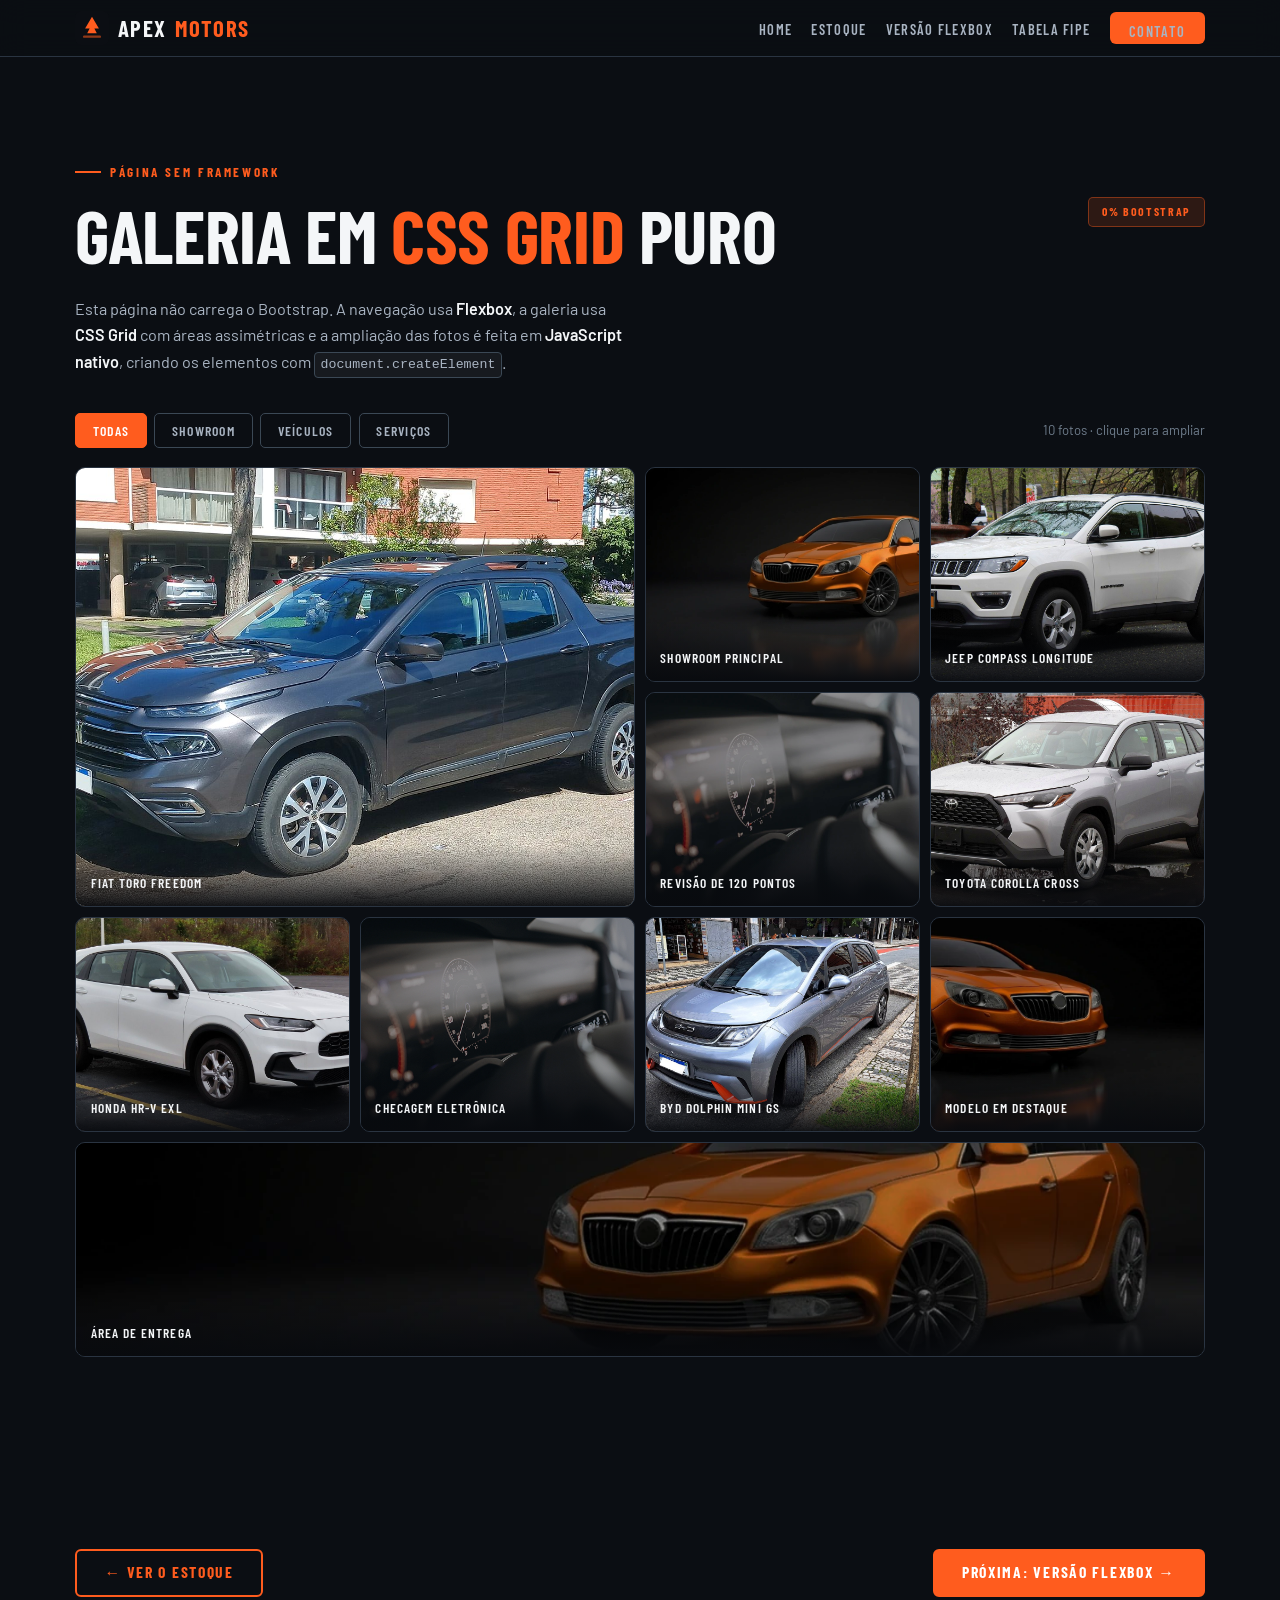
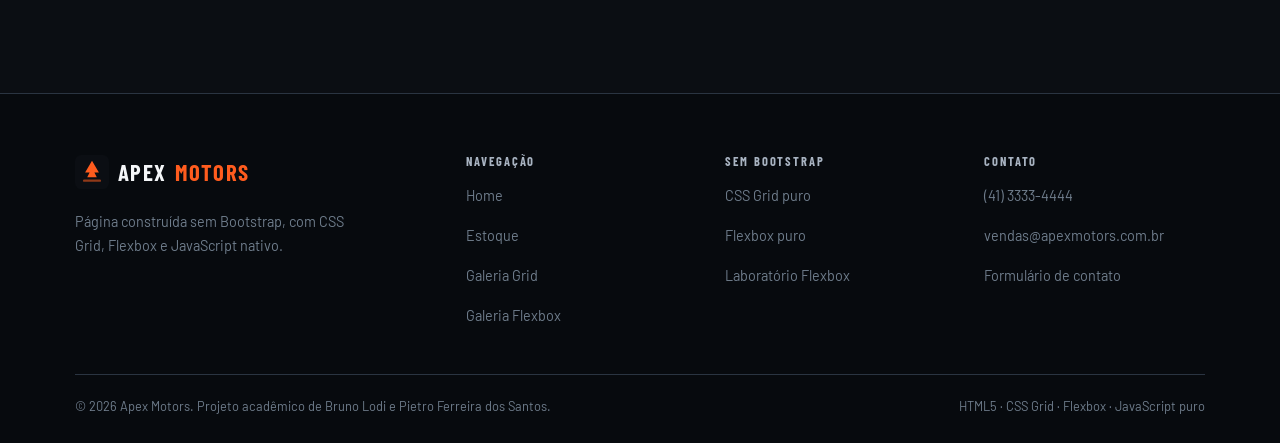
<file: galeria-grid.html>
<!DOCTYPE html>
<!-- Apex Motors - galeria em CSS Grid sem Bootstrap - autores: Bruno Lodi e Pietro Ferreira dos Santos -->
<html lang="pt-BR">
<head>
    <meta charset="UTF-8">
    <meta name="viewport" content="width=device-width, initial-scale=1.0">
    <meta name="description" content="Galeria de fotos da Apex Motors construída sem Bootstrap: layout em CSS Grid puro, filtro por categoria e ampliação em JavaScript nativo.">
    <meta name="theme-color" content="#0B0E13">
    <title>Galeria em CSS Grid | Apex Motors</title>

    <link rel="icon" href="img/favicon.svg" type="image/svg+xml">
    <link rel="stylesheet" href="css/fonts.css">
    <link rel="stylesheet" href="css/apex.css">

    <style>
        .galeria-pagina {
            display: grid;
            grid-template-columns: repeat(4, minmax(0, 1fr));
            grid-auto-rows: 215px;
            grid-auto-flow: dense;
            gap: 10px;
        }

        .galeria-pagina figure {
            margin: 0;
            position: relative;
            overflow: hidden;
            border: 1px solid #2A3441;
            border-radius: 10px;
            background: #0C1017;
            cursor: zoom-in;
        }

        .galeria-pagina img {
            position: absolute;
            inset: 0;
            width: 100%;
            height: 100%;
            object-fit: cover;
            transition: transform 600ms cubic-bezier(.22, .61, .36, 1);
        }

        .galeria-pagina figure:hover img {
            transform: scale(1.06);
        }

        .galeria-pagina figcaption {
            position: absolute;
            inset: auto 0 0;
            padding: 1.6rem 0.9rem 0.75rem;
            background: linear-gradient(to top, rgba(8, 10, 14, 0.95), transparent);
            font-family: 'Barlow Condensed', sans-serif;
            font-size: 0.84rem;
            font-weight: 600;
            letter-spacing: 0.08em;
            text-transform: uppercase;
            color: #F4F6F8;
        }

        .galeria-pagina .apx-g-larga {
            grid-column: span 2;
        }

        .galeria-pagina .apx-g-alta {
            grid-row: span 2;
        }

        .galeria-pagina .apx-g-total {
            grid-column: 1 / -1;
        }

        .mb-0 { margin-bottom: 0 !important; }
        .mb-1 { margin-bottom: 0.25rem !important; }
        .mb-2 { margin-bottom: 0.5rem !important; }
        .mb-3 { margin-bottom: 1rem !important; }
        .mt-2 { margin-top: 0.5rem !important; }
        .mt-3 { margin-top: 1rem !important; }
        .mt-5 { margin-top: 2rem !important; }

        @media (max-width: 991.98px) {
            .galeria-pagina {
                grid-template-columns: repeat(2, minmax(0, 1fr));
            }
        }

        @media (max-width: 520px) {
            .galeria-pagina {
                grid-template-columns: 1fr;
            }
            .galeria-pagina .apx-g-larga,
            .galeria-pagina .apx-g-alta,
            .galeria-pagina .apx-g-total {
                grid-column: span 1;
                grid-row: span 1;
            }
        }
    </style>
</head>
<body>

    <a class="pular-link" href="#conteudo">Pular para o conteúdo</a>

    <nav class="apx-nav-pura" aria-label="Navegação principal">
        <div class="apx-wrap apx-nav-pura__interno">
            <a class="apx-marca" href="index.html">
                <span class="apx-marca__icone" aria-hidden="true">
                    <svg viewBox="0 0 64 64">
                        <rect width="64" height="64" rx="12" fill="#0B0E13"/>
                        <path d="M32 11 L45 33 H36.5 L41 42 H23 L27.5 33 H19 Z" fill="#FF5C1E"/>
                        <rect x="15" y="46" width="34" height="4.5" rx="2.25" fill="#FF5C1E" opacity="0.55"/>
                    </svg>
                </span>
                Apex<b>Motors</b>
            </a>

            <ul class="apx-nav-pura__links">
                <li><a href="index.html">Home</a></li>
                <li><a href="estoque.html">Estoque</a></li>
                <li><a href="galeria-flex.html">Versão Flexbox</a></li>
                <li><a href="https://www.fipe.org.br" target="_blank" rel="noopener">Tabela FIPE</a></li>
                <li><a href="contato.html" class="btn-apex btn-apex--peq">Contato</a></li>
            </ul>
        </div>
    </nav>

    <main id="conteudo">

        <header class="apx-secao" style="padding-bottom:0;">
            <div class="apx-wrap">
                <p class="apx-rotulo">Página sem framework</p>

                <div style="display:flex;flex-wrap:wrap;justify-content:space-between;align-items:flex-start;gap:1rem;margin-bottom:1.4rem;">
                    <h1 style="max-width:24ch;margin:0;">Galeria em <span class="apx-laranja-txt">CSS Grid</span> puro</h1>
                    <span class="apx-selo-puro">0% Bootstrap</span>
                </div>

                <p class="apx-texto" style="max-width:62ch;">
                    Esta página não carrega o Bootstrap. A navegação usa <strong>Flexbox</strong>,
                    a galeria usa <strong>CSS Grid</strong> com áreas assimétricas e a ampliação
                    das fotos é feita em <strong>JavaScript nativo</strong>, criando os elementos
                    com <code class="apx-chave">document.createElement</code>.
                </p>
            </div>
        </header>

        <section class="apx-secao" style="padding-top:2.2rem;" aria-labelledby="titulo-galeria">
            <div class="apx-wrap">
                <div style="display:flex;flex-wrap:wrap;justify-content:space-between;align-items:center;gap:1rem;margin-bottom:1.2rem;">
                    <div class="apx-filtros" style="margin-bottom:0;" role="group" aria-label="Filtrar a galeria por assunto">
                        <button type="button" class="apx-filtro apx-ativo" data-galeria-filtro="todas">Todas</button>
                        <button type="button" class="apx-filtro" data-galeria-filtro="showroom">Showroom</button>
                        <button type="button" class="apx-filtro" data-galeria-filtro="veiculos">Veículos</button>
                        <button type="button" class="apx-filtro" data-galeria-filtro="servicos">Serviços</button>
                    </div>

                    <p style="margin:0;font-size:0.82rem;color:var(--apx-cinza-3);">
                        <span id="apx-galeria-contador">10 fotos</span> &middot; clique para ampliar
                    </p>
                </div>

                <h2 id="titulo-galeria" style="position:absolute;width:1px;height:1px;overflow:hidden;clip:rect(0 0 0 0);">Fotos da loja</h2>

                <div class="galeria-pagina" id="apx-galeria-grade" aria-live="polite"></div>

                <noscript>
                    <div class="apx-alerta apx-alerta--erro apx-visivel" style="margin-top:1.4rem;">
                        <div>
                            <b>O JavaScript está desativado neste navegador.</b><br>
                            A galeria é montada por JavaScript a partir de um array de fotos.
                            Com o JavaScript ativo você também consegue filtrar e ampliar as imagens.
                        </div>
                    </div>
                </noscript>
            </div>
        </section>

        <section class="apx-secao">
            <div class="apx-wrap">
                <div style="display:flex;flex-wrap:wrap;justify-content:space-between;gap:1rem;">
                    <a href="estoque.html" class="btn-apex btn-apex--vazio">&larr; Ver o estoque</a>
                    <a href="galeria-flex.html" class="btn-apex">Próxima: versão Flexbox &rarr;</a>
                </div>
            </div>
        </section>

    </main>

    <footer class="apx-rodape">
        <div class="apx-wrap">
            <div class="apx-rodape__grade">
                <div>
                    <a class="apx-marca" href="index.html">
                        <span class="apx-marca__icone" aria-hidden="true">
                            <svg viewBox="0 0 64 64">
                                <rect width="64" height="64" rx="12" fill="#0B0E13"/>
                                <path d="M32 11 L45 33 H36.5 L41 42 H23 L27.5 33 H19 Z" fill="#FF5C1E"/>
                                <rect x="15" y="46" width="34" height="4.5" rx="2.25" fill="#FF5C1E" opacity="0.55"/>
                            </svg>
                        </span>
                        Apex<b>Motors</b>
                    </a>
                    <p class="apx-rodape__texto">
                        Página construída sem Bootstrap, com CSS Grid, Flexbox e JavaScript nativo.
                    </p>
                </div>

                <nav aria-label="Navegação do rodapé">
                    <h2 class="apx-rodape__titulo">Navegação</h2>
                    <ul class="apx-rodape__links">
                        <li><a href="index.html">Home</a></li>
                        <li><a href="estoque.html">Estoque</a></li>
                        <li><a href="galeria-grid.html">Galeria Grid</a></li>
                        <li><a href="galeria-flex.html">Galeria Flexbox</a></li>
                    </ul>
                </nav>

                <div>
                    <h2 class="apx-rodape__titulo">Sem Bootstrap</h2>
                    <ul class="apx-rodape__links">
                        <li><a href="galeria-grid.html">CSS Grid puro</a></li>
                        <li><a href="galeria-flex.html">Flexbox puro</a></li>
                        <li><a href="galeria-flex.html">Laboratório Flexbox</a></li>
                    </ul>
                </div>

                <div>
                    <h2 class="apx-rodape__titulo">Contato</h2>
                    <ul class="apx-rodape__links">
                        <li><a href="tel:+554133334444">(41) 3333-4444</a></li>
                        <li><a href="mailto:vendas@apexmotors.com.br">vendas@apexmotors.com.br</a></li>
                        <li><a href="contato.html">Formulário de contato</a></li>
                    </ul>
                </div>
            </div>

            <div class="apx-rodape__base">
                <p>© <span class="apx-ano">2026</span> Apex Motors. Projeto acadêmico de Bruno Lodi e Pietro Ferreira dos Santos.</p>
                <p>HTML5 &middot; CSS Grid &middot; Flexbox &middot; JavaScript puro</p>
            </div>
        </div>
    </footer>

    <script>
        function apxEscapar(texto) {
            return String(texto)
                .replace(/&/g, '&amp;')
                .replace(/</g, '&lt;')
                .replace(/>/g, '&gt;')
                .replace(/"/g, '&quot;')
                .replace(/'/g, '&#39;');
        }
    </script>
    <script src="js/galeria.js"></script>
</body>
</html>
</file>
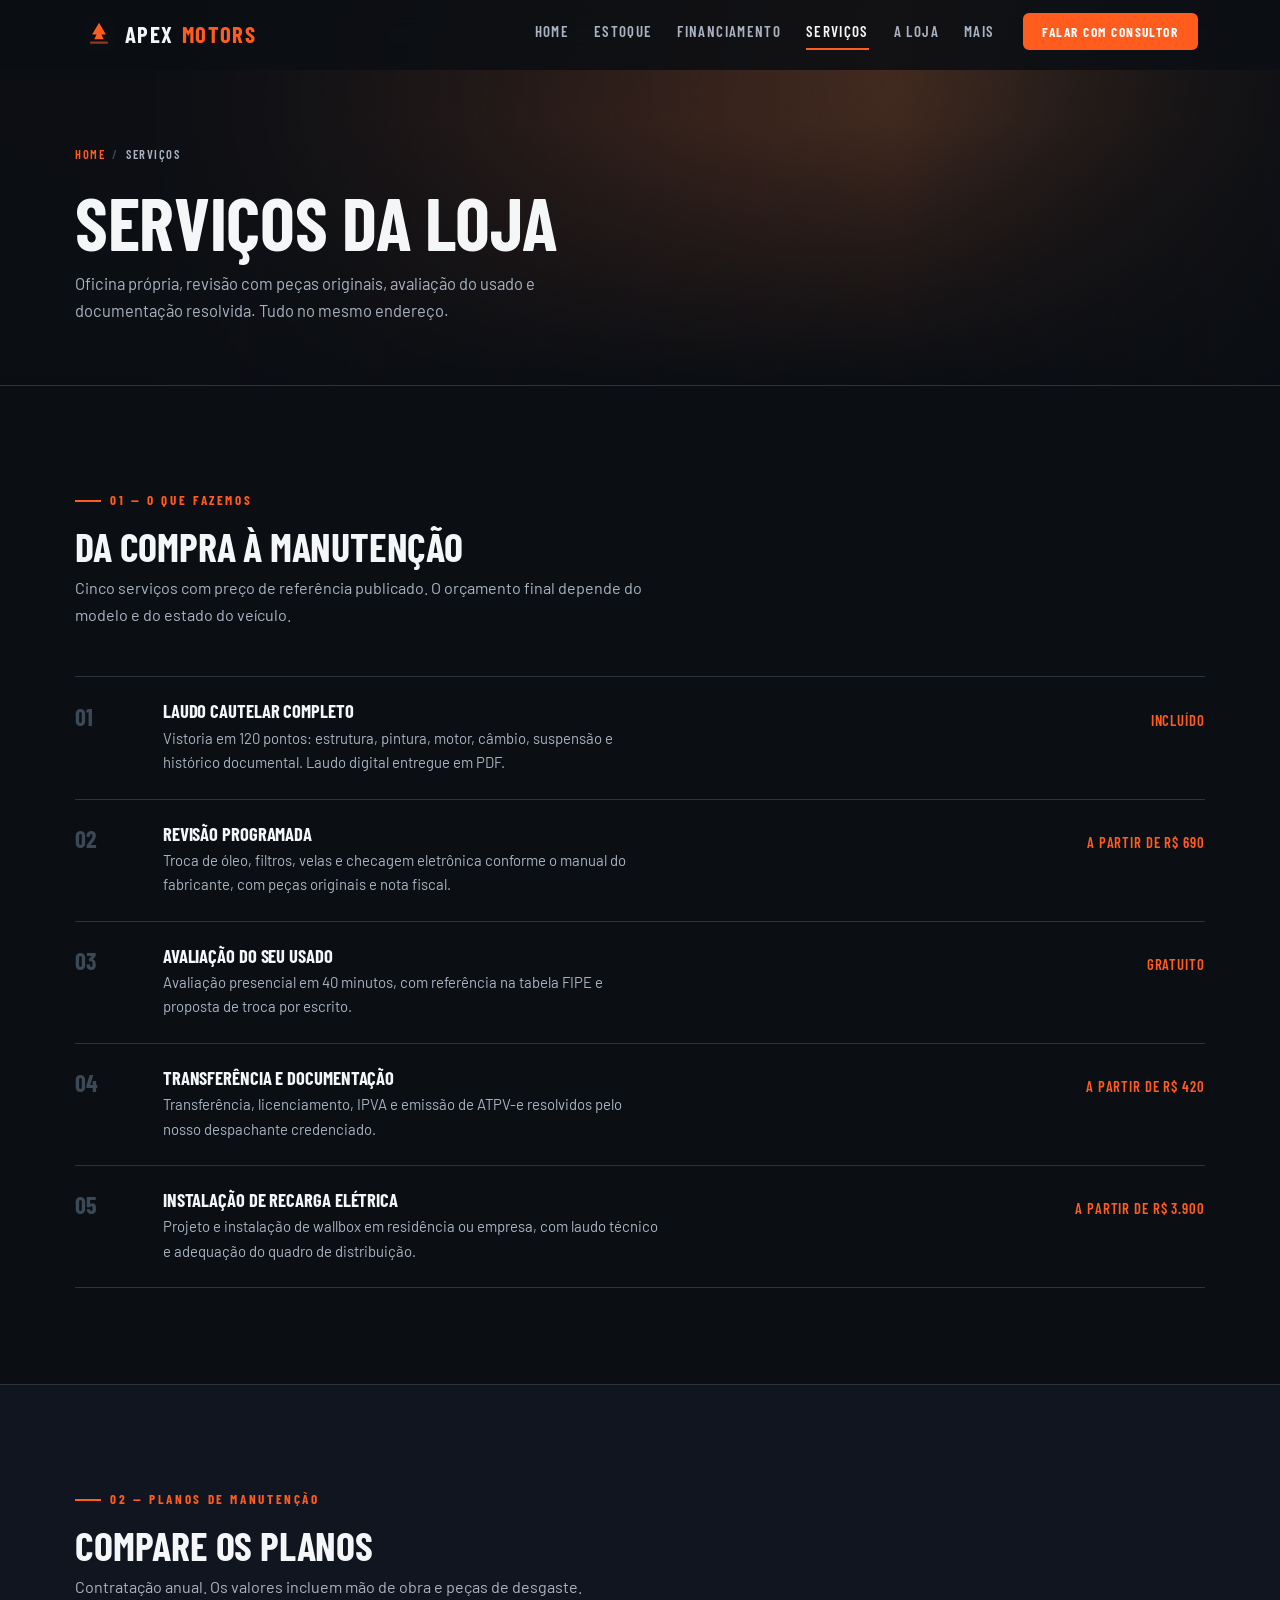
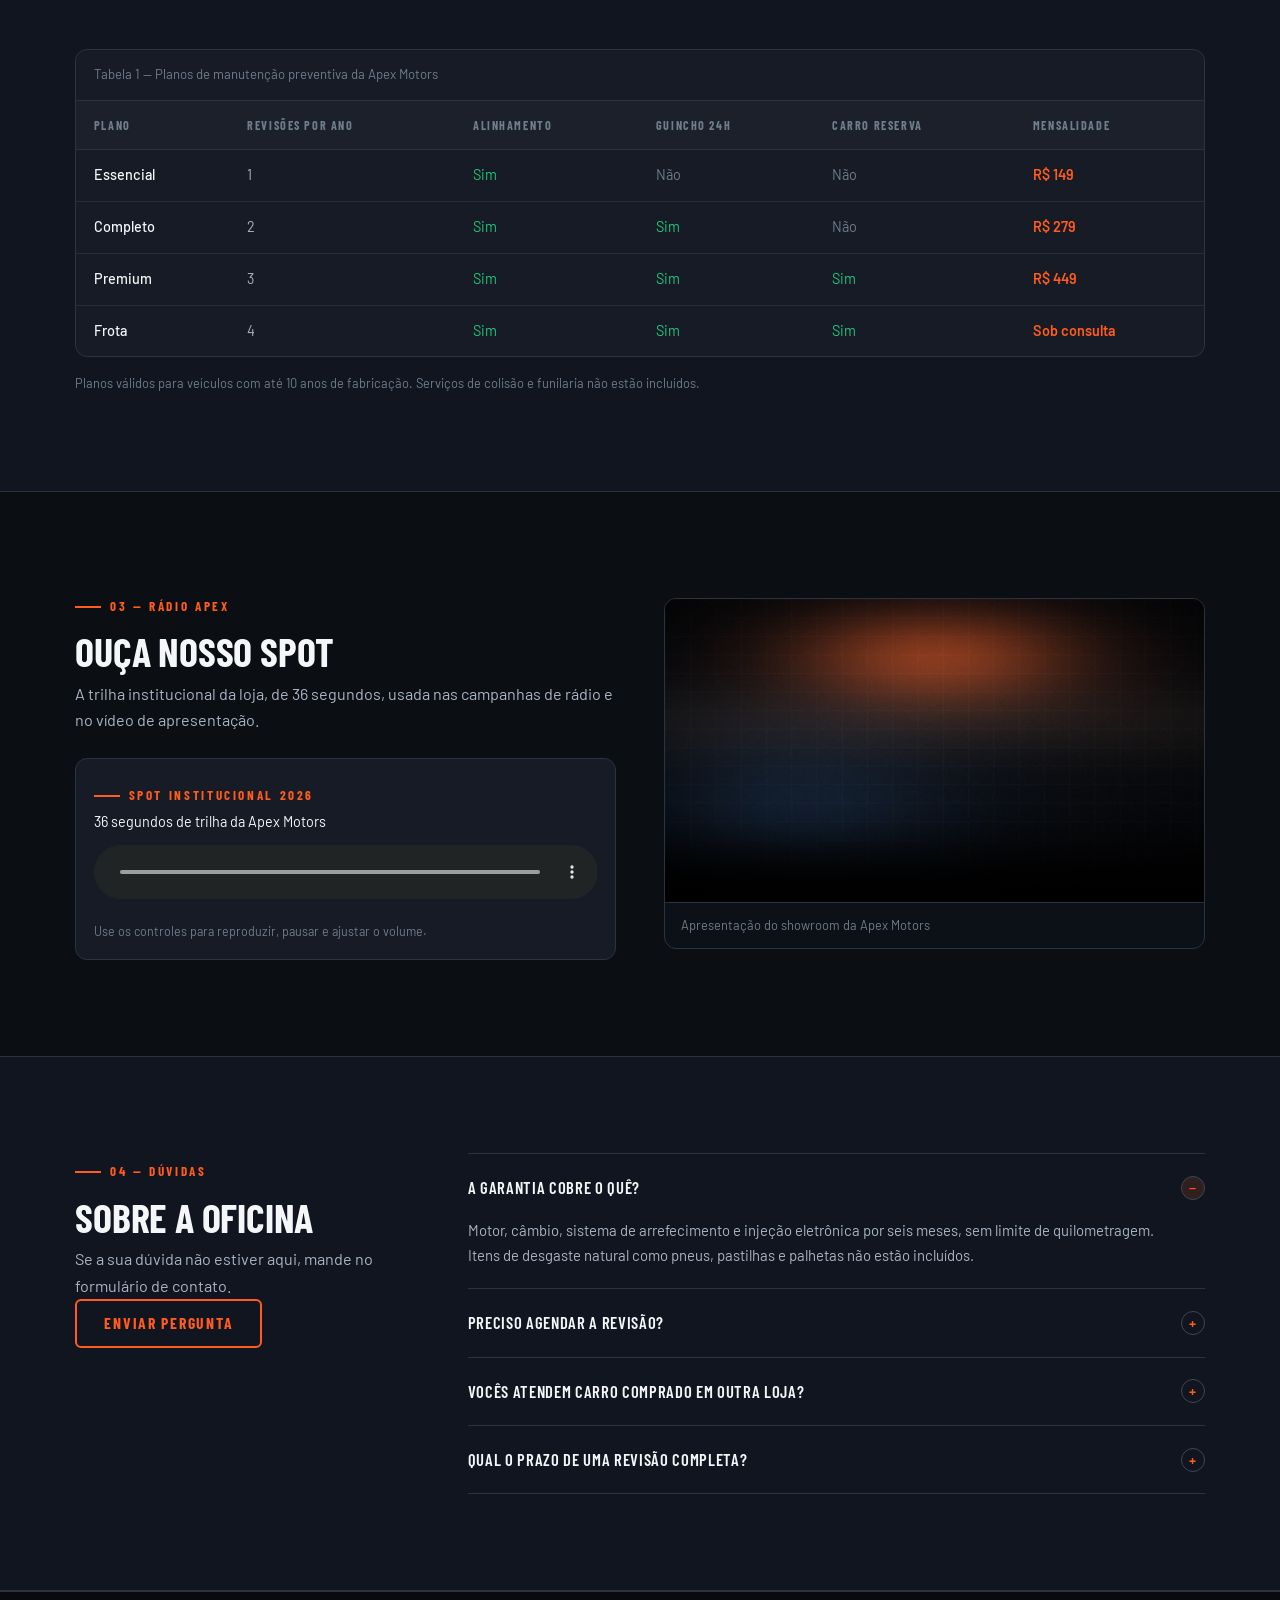
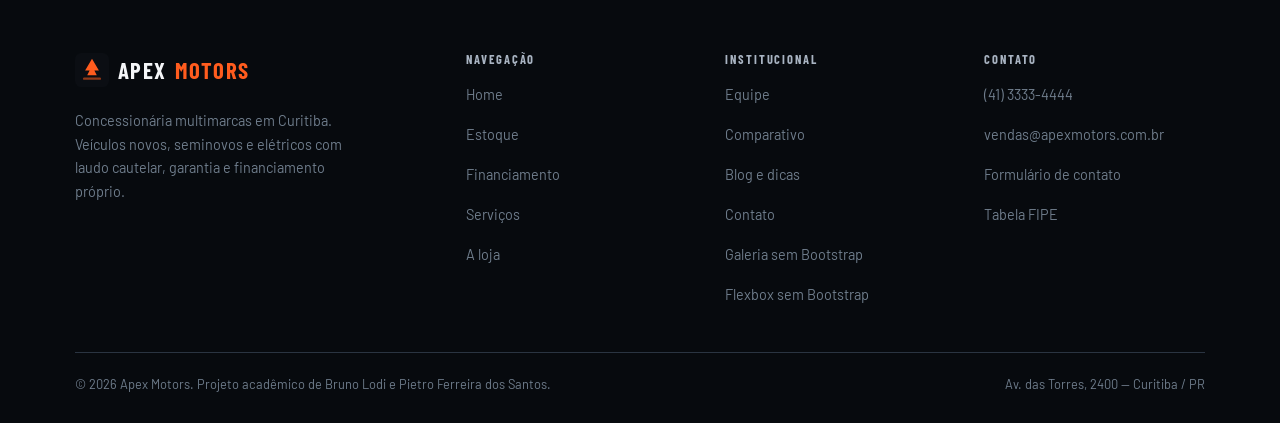
<file: servicos.html>
<!DOCTYPE html>
<!-- Apex Motors - servicos da loja - autores: Bruno Lodi e Pietro Ferreira dos Santos -->
<html lang="pt-BR">
<head>
    <meta charset="UTF-8">
    <meta name="viewport" content="width=device-width, initial-scale=1.0">
    <meta name="description" content="Serviços da Apex Motors: laudo cautelar, revisão programada, avaliação do usado, documentação e instalação de recarga elétrica.">
    <meta name="theme-color" content="#0B0E13">
    <title>Serviços | Apex Motors</title>

    <link rel="icon" href="img/favicon.svg" type="image/svg+xml">
    <link rel="stylesheet" href="css/bootstrap.min.css">
    <link rel="stylesheet" href="css/fonts.css">
    <link rel="stylesheet" href="css/apex.css">
</head>
<body>

    <a class="pular-link" href="#conteudo">Pular para o conteúdo</a>

    <nav class="navbar navbar-expand-lg fixed-top apx-barra" id="apx-barra" aria-label="Navegação principal">
        <div class="container">
            <a class="apx-marca" href="index.html">
                <span class="apx-marca__icone" aria-hidden="true">
                    <svg viewBox="0 0 64 64">
                        <rect width="64" height="64" rx="12" fill="#0B0E13"/>
                        <path d="M32 11 L45 33 H36.5 L41 42 H23 L27.5 33 H19 Z" fill="#FF5C1E"/>
                        <rect x="15" y="46" width="34" height="4.5" rx="2.25" fill="#FF5C1E" opacity="0.55"/>
                    </svg>
                </span>
                Apex<b>Motors</b>
            </a>

            <button class="navbar-toggler apx-toggler" type="button" data-bs-toggle="collapse"
                    data-bs-target="#apx-menu-conteudo" aria-controls="apx-menu-conteudo"
                    aria-expanded="false" aria-label="Abrir menu de navegação">
                <span class="navbar-toggler-icon"></span>
            </button>

            <div class="collapse navbar-collapse apx-menu" id="apx-menu-conteudo">
                <ul class="navbar-nav ms-auto align-items-lg-center">
                    <li class="nav-item"><a class="nav-link" href="index.html">Home</a></li>
                    <li class="nav-item"><a class="nav-link" href="estoque.html">Estoque</a></li>
                    <li class="nav-item"><a class="nav-link" href="financiamento.html">Financiamento</a></li>
                    <li class="nav-item"><a class="nav-link" href="servicos.html">Serviços</a></li>
                    <li class="nav-item"><a class="nav-link" href="sobre.html">A loja</a></li>
                    <li class="nav-item dropdown">
                        <a class="nav-link dropdown-toggle" href="#" id="menuMais" role="button"
                           data-bs-toggle="dropdown" aria-expanded="false">Mais</a>
                        <ul class="dropdown-menu" aria-labelledby="menuMais">
                            <li><a class="dropdown-item" href="equipe.html">Equipe</a></li>
                            <li><a class="dropdown-item" href="comparativo.html">Comparativo</a></li>
                            <li><a class="dropdown-item" href="blog.html">Blog e dicas</a></li>
                            <li><a class="dropdown-item" href="contato.html">Contato</a></li>
                            <li><hr class="dropdown-divider"></li>
                            <li><a class="dropdown-item" href="galeria-grid.html">Galeria (sem Bootstrap)</a></li>
                            <li><a class="dropdown-item" href="galeria-flex.html">Flexbox (sem Bootstrap)</a></li>
                            <li><hr class="dropdown-divider"></li>
                            <li><a class="dropdown-item" href="https://www.fiat.com.br" target="_blank" rel="noopener">Fiat Brasil</a></li>
                            <li><a class="dropdown-item" href="https://www.jeep.com.br" target="_blank" rel="noopener">Jeep Brasil</a></li>
                            <li><a class="dropdown-item" href="https://www.toyota.com.br" target="_blank" rel="noopener">Toyota Brasil</a></li>
                        </ul>
                    </li>
                    <li class="nav-item ms-lg-2"><span id="apx-saudacao" role="status"></span></li>
                    <li class="nav-item ms-lg-2 mt-2 mt-lg-0">
                        <a class="btn-apex btn-apex--peq" href="contato.html">Falar com consultor</a>
                    </li>
                </ul>
            </div>
        </div>
    </nav>

    <main id="conteudo">

    <header class="apx-banner">
        <div class="apx-banner__fundo">
            <img src="img/servico-oficina.jpg" alt="" width="1200" height="900">
        </div>
        <div class="apx-wrap">
            <ol class="apx-trilha">
                <li><a href="index.html">Home</a></li>
                <li>Serviços</li>
            </ol>
            <h1>Serviços da loja</h1>
            <p>
                Oficina própria, revisão com peças originais, avaliação do usado e
                documentação resolvida. Tudo no mesmo endereço.
            </p>
        </div>
    </header>

    <section class="apx-secao" aria-labelledby="titulo-lista">
        <div class="apx-wrap">
            <div class="apx-topo">
                <p class="apx-rotulo">01 — O que fazemos</p>
                <h2 class="apx-titulo" id="titulo-lista">Da compra à manutenção</h2>
                <p class="apx-texto">
                    Cinco serviços com preço de referência publicado. O orçamento final
                    depende do modelo e do estado do veículo.
                </p>
            </div>

            <div>
                <article class="apx-servico">
                    <p class="apx-servico__num">01</p>
                    <div>
                        <h3 class="apx-servico__titulo">Laudo cautelar completo</h3>
                        <p class="apx-servico__texto">
                            Vistoria em 120 pontos: estrutura, pintura, motor, câmbio, suspensão
                            e histórico documental. Laudo digital entregue em PDF.
                        </p>
                    </div>
                    <p class="apx-servico__preco">incluído</p>
                </article>

                <article class="apx-servico">
                    <p class="apx-servico__num">02</p>
                    <div>
                        <h3 class="apx-servico__titulo">Revisão programada</h3>
                        <p class="apx-servico__texto">
                            Troca de óleo, filtros, velas e checagem eletrônica conforme o
                            manual do fabricante, com peças originais e nota fiscal.
                        </p>
                    </div>
                    <p class="apx-servico__preco">a partir de R$ 690</p>
                </article>

                <article class="apx-servico">
                    <p class="apx-servico__num">03</p>
                    <div>
                        <h3 class="apx-servico__titulo">Avaliação do seu usado</h3>
                        <p class="apx-servico__texto">
                            Avaliação presencial em 40 minutos, com referência na tabela FIPE
                            e proposta de troca por escrito.
                        </p>
                    </div>
                    <p class="apx-servico__preco">gratuito</p>
                </article>

                <article class="apx-servico">
                    <p class="apx-servico__num">04</p>
                    <div>
                        <h3 class="apx-servico__titulo">Transferência e documentação</h3>
                        <p class="apx-servico__texto">
                            Transferência, licenciamento, IPVA e emissão de ATPV-e resolvidos
                            pelo nosso despachante credenciado.
                        </p>
                    </div>
                    <p class="apx-servico__preco">a partir de R$ 420</p>
                </article>

                <article class="apx-servico">
                    <p class="apx-servico__num">05</p>
                    <div>
                        <h3 class="apx-servico__titulo">Instalação de recarga elétrica</h3>
                        <p class="apx-servico__texto">
                            Projeto e instalação de wallbox em residência ou empresa, com
                            laudo técnico e adequação do quadro de distribuição.
                        </p>
                    </div>
                    <p class="apx-servico__preco">a partir de R$ 3.900</p>
                </article>
            </div>
        </div>
    </section>

    <section class="apx-secao apx-secao--alt" aria-labelledby="titulo-planos">
        <div class="apx-wrap">
            <div class="apx-topo">
                <p class="apx-rotulo">02 — Planos de manutenção</p>
                <h2 class="apx-titulo" id="titulo-planos">Compare os planos</h2>
                <p class="apx-texto">
                    Contratação anual. Os valores incluem mão de obra e peças de desgaste.
                </p>
            </div>

            <div class="apx-tabela-wrap">
                <div class="apx-tabela-scroll">
                    <table class="table apx-tabela mb-0">
                        <caption>
                            Tabela 1 — Planos de manutenção preventiva da Apex Motors
                        </caption>
                        <thead>
                            <tr>
                                <th scope="col">Plano</th>
                                <th scope="col">Revisões por ano</th>
                                <th scope="col">Alinhamento</th>
                                <th scope="col">Guincho 24h</th>
                                <th scope="col">Carro reserva</th>
                                <th scope="col">Mensalidade</th>
                            </tr>
                        </thead>
                        <tbody>
                            <tr>
                                <td>Essencial</td>
                                <td>1</td>
                                <td class="apx-celula-ok">Sim</td>
                                <td class="apx-celula-nao">Não</td>
                                <td class="apx-celula-nao">Não</td>
                                <td class="apx-celula-destaque">R$ 149</td>
                            </tr>
                            <tr>
                                <td>Completo</td>
                                <td>2</td>
                                <td class="apx-celula-ok">Sim</td>
                                <td class="apx-celula-ok">Sim</td>
                                <td class="apx-celula-nao">Não</td>
                                <td class="apx-celula-destaque">R$ 279</td>
                            </tr>
                            <tr>
                                <td>Premium</td>
                                <td>3</td>
                                <td class="apx-celula-ok">Sim</td>
                                <td class="apx-celula-ok">Sim</td>
                                <td class="apx-celula-ok">Sim</td>
                                <td class="apx-celula-destaque">R$ 449</td>
                            </tr>
                            <tr>
                                <td>Frota</td>
                                <td>4</td>
                                <td class="apx-celula-ok">Sim</td>
                                <td class="apx-celula-ok">Sim</td>
                                <td class="apx-celula-ok">Sim</td>
                                <td class="apx-celula-destaque">Sob consulta</td>
                            </tr>
                        </tbody>
                    </table>
                </div>
            </div>

            <p class="mt-3 mb-0" style="font-size:0.8rem;color:var(--apx-cinza-3);">
                Planos válidos para veículos com até 10 anos de fabricação. Serviços de
                colisão e funilaria não estão incluídos.
            </p>
        </div>
    </section>

    <section class="apx-secao" aria-labelledby="titulo-audio">
        <div class="apx-wrap">
            <div class="row g-5 align-items-center">
                <div class="col-lg-6">
                    <p class="apx-rotulo">03 — Rádio Apex</p>
                    <h2 class="apx-titulo" id="titulo-audio">Ouça nosso spot</h2>
                    <p class="apx-texto mb-4">
                        A trilha institucional da loja, de 36 segundos, usada nas campanhas de
                        rádio e no vídeo de apresentação.
                    </p>

                    <div class="apx-audio">
                        <p class="apx-rotulo mb-1">Spot institucional 2026</p>
                        <p style="font-size:0.9rem;color:var(--apx-branco);margin-bottom:0;">
                            36 segundos de trilha da Apex Motors
                        </p>
                        <audio controls preload="metadata">
                            <source src="video/trilha-apex.mp3" type="audio/mpeg">
                            Seu navegador não suporta o elemento de áudio.
                            <a href="video/trilha-apex.mp3">Baixe o arquivo MP3</a>.
                        </audio>
                        <p style="font-size:0.78rem;color:var(--apx-cinza-3);margin:0.9rem 0 0;">
                            Use os controles para reproduzir, pausar e ajustar o volume.
                        </p>
                    </div>
                </div>

                <div class="col-lg-6">
                    <div class="apx-midia">
                        <video controls muted playsinline preload="metadata" poster="img/video-poster.jpg"
                               width="1280" height="720">
                            <source src="video/showroom.webm" type="video/webm">
                            <source src="video/showroom.mp4" type="video/mp4">
                            Seu navegador não suporta o elemento de vídeo.
                            <a href="video/showroom.mp4">Baixe o arquivo MP4</a>.
                        </video>
                        <p class="apx-midia__legenda">
                            Apresentação do showroom da Apex Motors
                        </p>
                    </div>
                </div>
            </div>
        </div>
    </section>

    <section class="apx-secao apx-secao--alt" aria-labelledby="titulo-faq">
        <div class="apx-wrap">
            <div class="row g-5">
                <div class="col-lg-4">
                    <p class="apx-rotulo">04 — Dúvidas</p>
                    <h2 class="apx-titulo" id="titulo-faq">Sobre a oficina</h2>
                    <p class="apx-texto">
                        Se a sua dúvida não estiver aqui, mande no formulário de contato.
                    </p>
                    <a href="contato.html" class="btn-apex btn-apex--vazio">Enviar pergunta</a>
                </div>
                <div class="col-lg-8">
                    <div class="apx-faq">
                        <details class="apx-faq__item" open>
                            <summary>A garantia cobre o quê?</summary>
                            <p>
                                Motor, câmbio, sistema de arrefecimento e injeção eletrônica por
                                seis meses, sem limite de quilometragem. Itens de desgaste natural
                                como pneus, pastilhas e palhetas não estão incluídos.
                            </p>
                        </details>
                        <details class="apx-faq__item">
                            <summary>Preciso agendar a revisão?</summary>
                            <p>
                                Sim, o agendamento garante o box e o tempo de espera. Sem agendamento
                                o atendimento acontece por ordem de chegada.
                            </p>
                        </details>
                        <details class="apx-faq__item">
                            <summary>Vocês atendem carro comprado em outra loja?</summary>
                            <p>
                                Sim. A oficina é aberta a qualquer veículo, de qualquer marca.
                                A garantia estendida vale apenas para carros vendidos aqui.
                            </p>
                        </details>
                        <details class="apx-faq__item">
                            <summary>Qual o prazo de uma revisão completa?</summary>
                            <p>
                                De 3 a 5 horas para a revisão de 30 mil quilômetros. Serviços
                                corretivos podem levar mais de um dia.
                            </p>
                        </details>
                    </div>
                </div>
            </div>
        </div>
    </section>

    </main>

    <footer class="apx-rodape">
        <div class="apx-wrap">
            <div class="apx-rodape__grade">
                <div>
                    <a class="apx-marca" href="index.html">
                        <span class="apx-marca__icone" aria-hidden="true">
                            <svg viewBox="0 0 64 64">
                                <rect width="64" height="64" rx="12" fill="#0B0E13"/>
                                <path d="M32 11 L45 33 H36.5 L41 42 H23 L27.5 33 H19 Z" fill="#FF5C1E"/>
                                <rect x="15" y="46" width="34" height="4.5" rx="2.25" fill="#FF5C1E" opacity="0.55"/>
                            </svg>
                        </span>
                        Apex<b>Motors</b>
                    </a>
                    <p class="apx-rodape__texto">
                        Concessionária multimarcas em Curitiba. Veículos novos, seminovos e
                        elétricos com laudo cautelar, garantia e financiamento próprio.
                    </p>
                </div>

                <nav aria-label="Navegação do rodapé">
                    <h2 class="apx-rodape__titulo">Navegação</h2>
                    <ul class="apx-rodape__links">
                        <li><a href="index.html">Home</a></li>
                        <li><a href="estoque.html">Estoque</a></li>
                        <li><a href="financiamento.html">Financiamento</a></li>
                        <li><a href="servicos.html">Serviços</a></li>
                        <li><a href="sobre.html">A loja</a></li>
                    </ul>
                </nav>

                <div>
                    <h2 class="apx-rodape__titulo">Institucional</h2>
                    <ul class="apx-rodape__links">
                        <li><a href="equipe.html">Equipe</a></li>
                        <li><a href="comparativo.html">Comparativo</a></li>
                        <li><a href="blog.html">Blog e dicas</a></li>
                        <li><a href="contato.html">Contato</a></li>
                        <li><a href="galeria-grid.html">Galeria sem Bootstrap</a></li>
                        <li><a href="galeria-flex.html">Flexbox sem Bootstrap</a></li>
                    </ul>
                </div>

                <div>
                    <h2 class="apx-rodape__titulo">Contato</h2>
                    <ul class="apx-rodape__links">
                        <li><a href="tel:+554133334444">(41) 3333-4444</a></li>
                        <li><a href="mailto:vendas@apexmotors.com.br">vendas@apexmotors.com.br</a></li>
                        <li><a href="contato.html">Formulário de contato</a></li>
                        <li><a href="https://www.fipe.org.br" target="_blank" rel="noopener">Tabela FIPE</a></li>
                    </ul>
                </div>
            </div>

            <div class="apx-rodape__base">
                <p>© <span class="apx-ano">2026</span> Apex Motors. Projeto acadêmico de Bruno Lodi e Pietro Ferreira dos Santos.</p>
                <p>Av. das Torres, 2400 — Curitiba / PR</p>
            </div>
        </div>
    </footer>

    <button id="apx-topo-btn" type="button" aria-label="Voltar ao topo">
        <svg width="18" height="18" viewBox="0 0 24 24" fill="none" stroke="currentColor" stroke-width="2"
             stroke-linecap="round" stroke-linejoin="round" aria-hidden="true">
            <path d="M12 19V5M5 12l7-7 7 7"/>
        </svg>
    </button>

    <script src="js/bootstrap.bundle.min.js"></script>
    <script src="js/apex.js"></script>
</body>
</html>
</file>
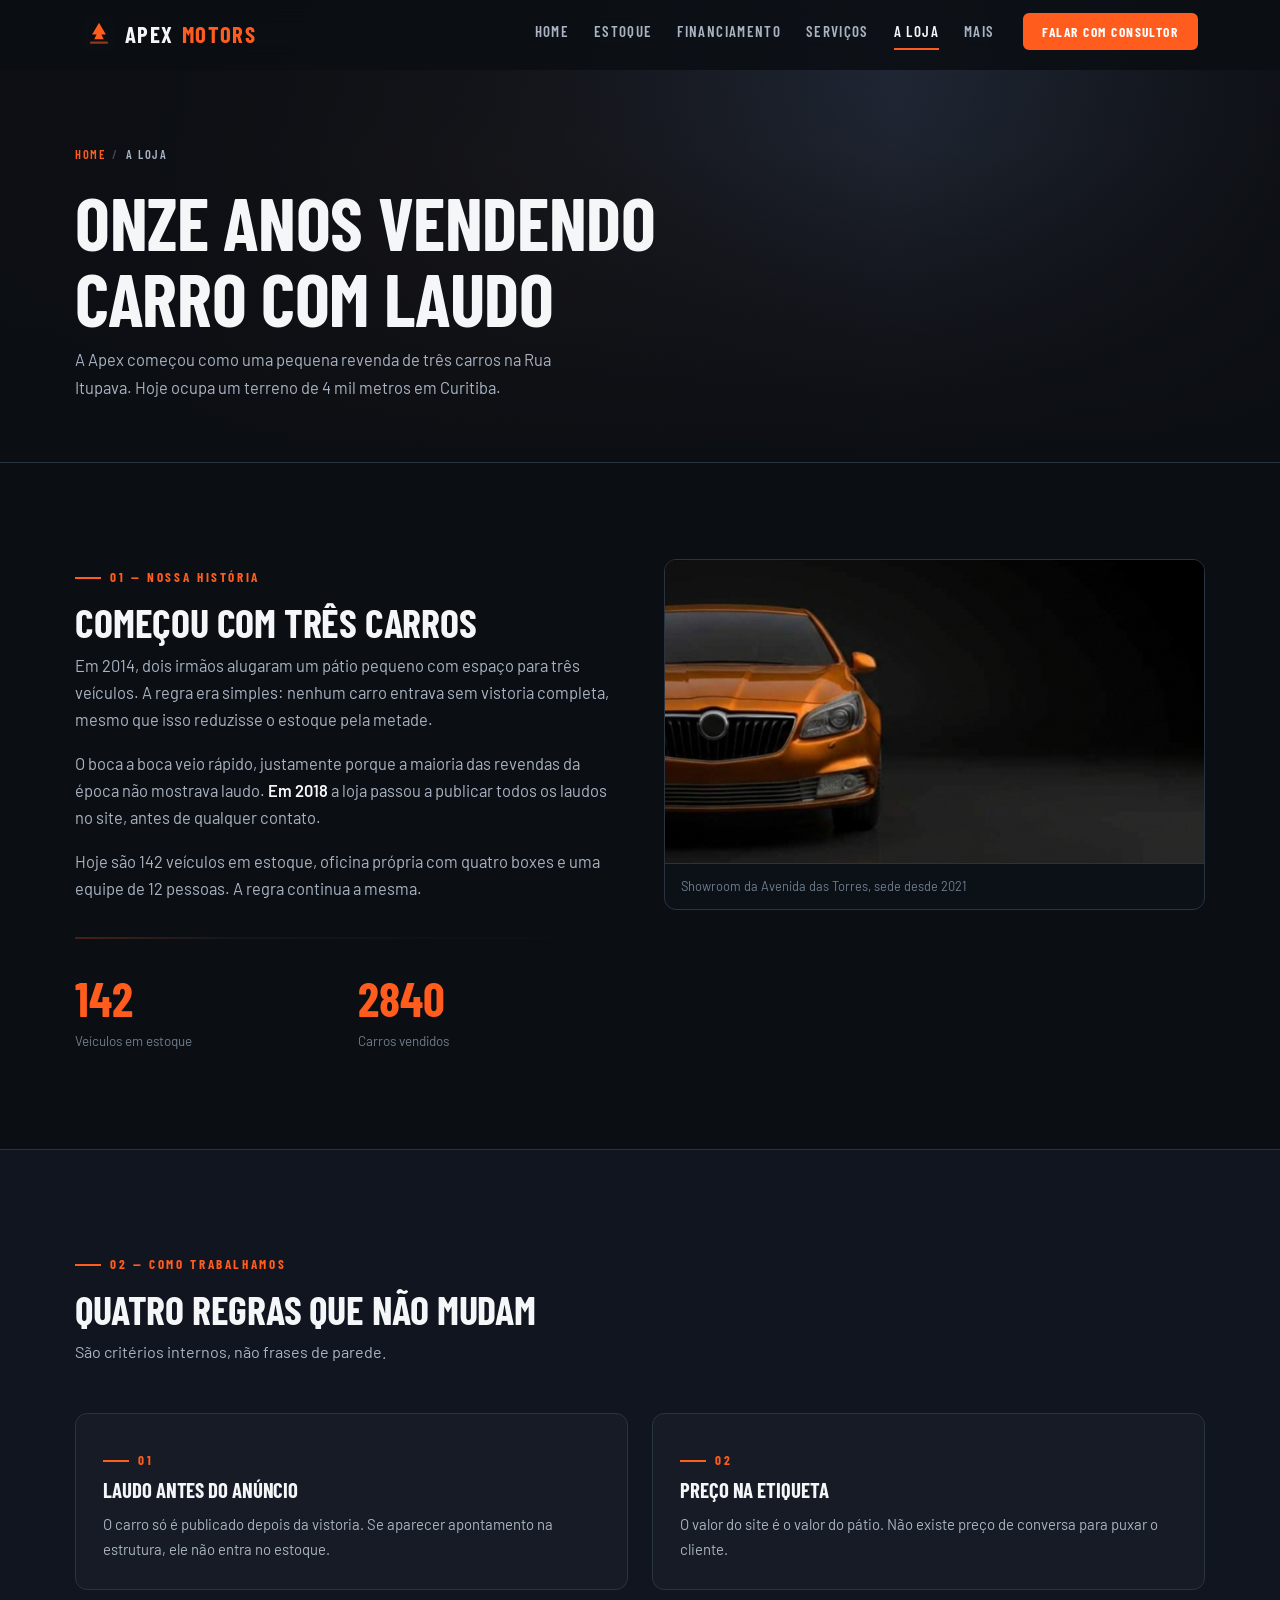
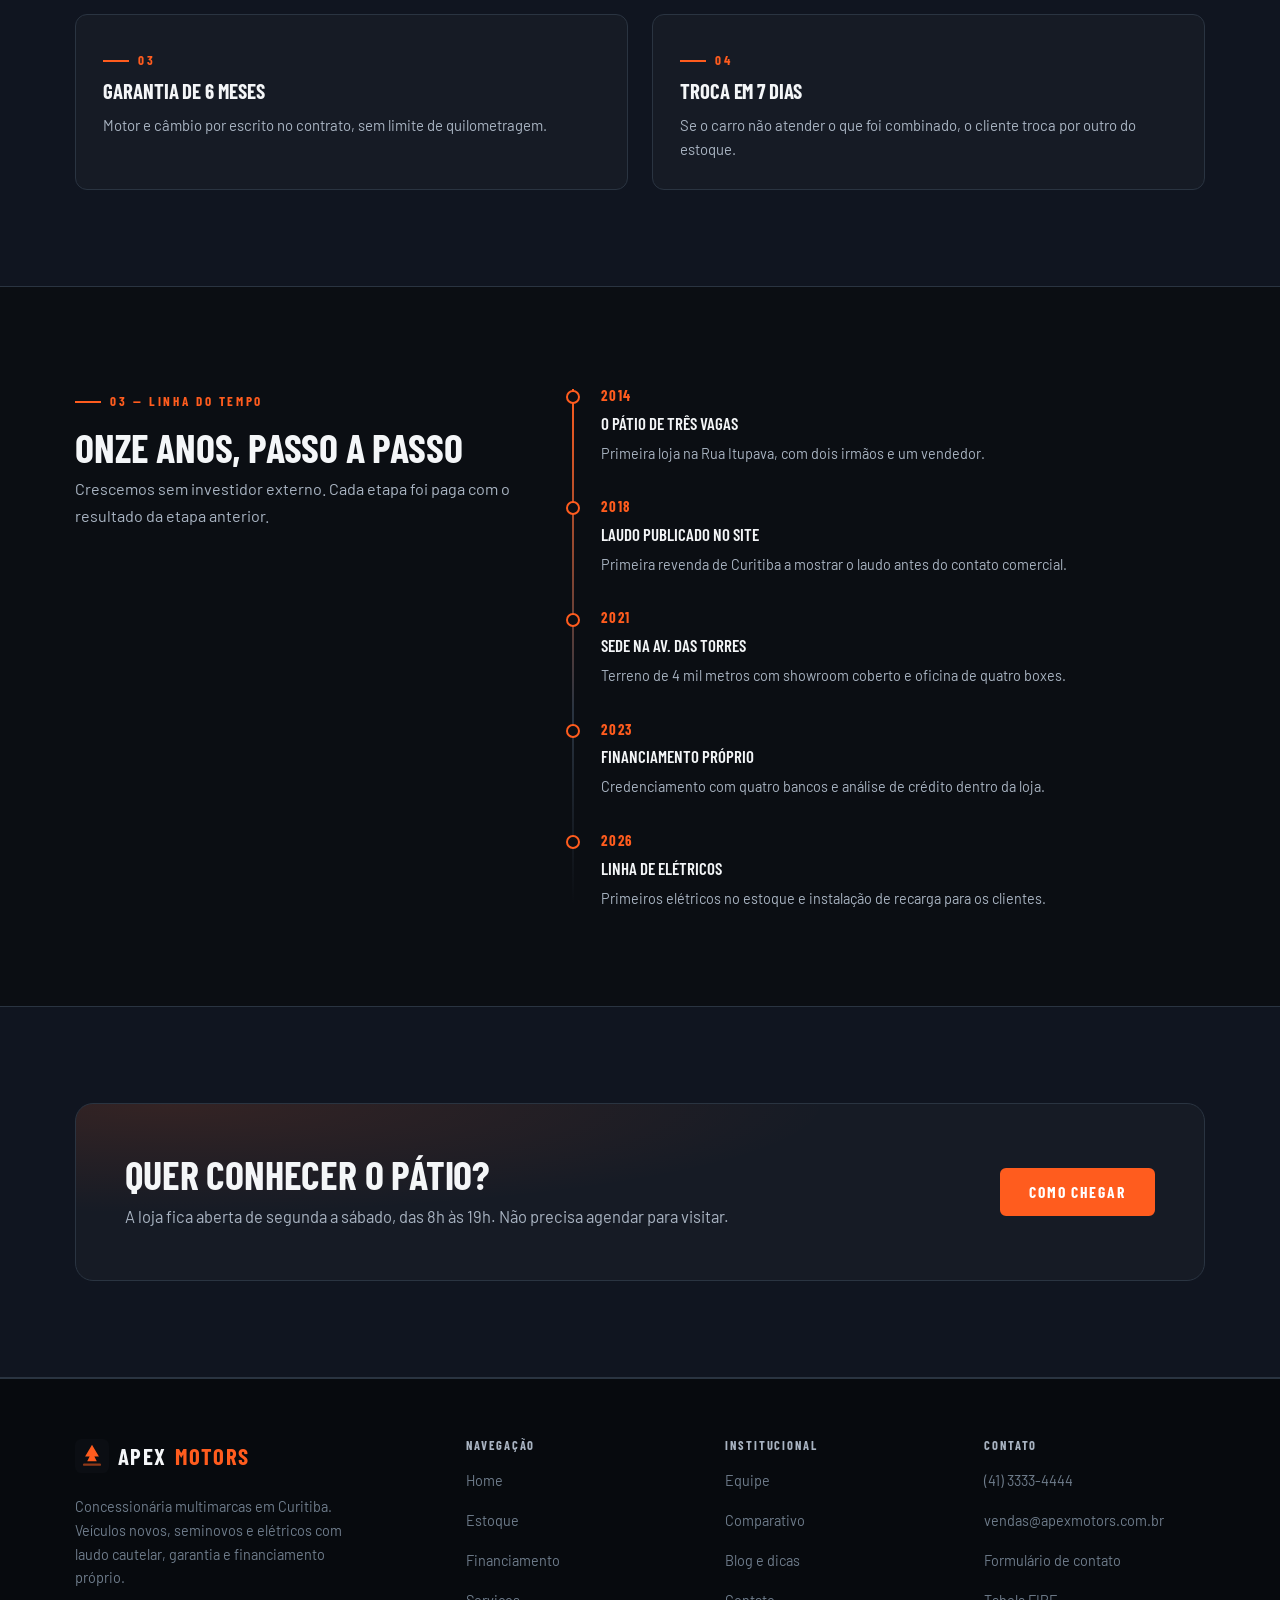
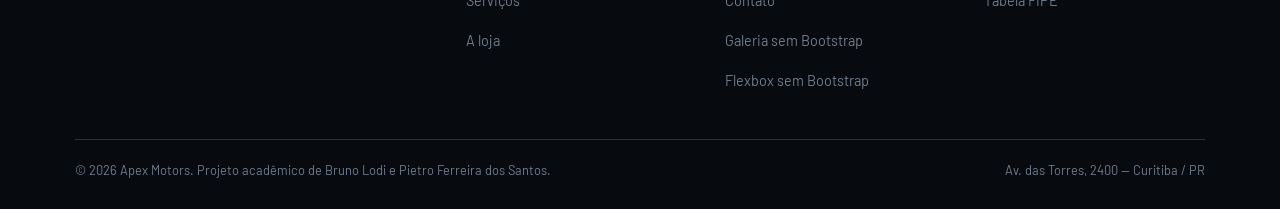
<file: sobre.html>
<!DOCTYPE html>
<!-- Apex Motors - historia da loja - autores: Bruno Lodi e Pietro Ferreira dos Santos -->
<html lang="pt-BR">
<head>
    <meta charset="UTF-8">
    <meta name="viewport" content="width=device-width, initial-scale=1.0">
    <meta name="description" content="A história da Apex Motors: onze anos de revenda em Curitiba, laudo cautelar em todo o estoque e oficina própria.">
    <meta name="theme-color" content="#0B0E13">
    <title>A loja | Apex Motors</title>

    <link rel="icon" href="img/favicon.svg" type="image/svg+xml">
    <link rel="stylesheet" href="css/bootstrap.min.css">
    <link rel="stylesheet" href="css/fonts.css">
    <link rel="stylesheet" href="css/apex.css">
</head>
<body>

    <a class="pular-link" href="#conteudo">Pular para o conteúdo</a>

    <nav class="navbar navbar-expand-lg fixed-top apx-barra" id="apx-barra" aria-label="Navegação principal">
        <div class="container">
            <a class="apx-marca" href="index.html">
                <span class="apx-marca__icone" aria-hidden="true">
                    <svg viewBox="0 0 64 64">
                        <rect width="64" height="64" rx="12" fill="#0B0E13"/>
                        <path d="M32 11 L45 33 H36.5 L41 42 H23 L27.5 33 H19 Z" fill="#FF5C1E"/>
                        <rect x="15" y="46" width="34" height="4.5" rx="2.25" fill="#FF5C1E" opacity="0.55"/>
                    </svg>
                </span>
                Apex<b>Motors</b>
            </a>

            <button class="navbar-toggler apx-toggler" type="button" data-bs-toggle="collapse"
                    data-bs-target="#apx-menu-conteudo" aria-controls="apx-menu-conteudo"
                    aria-expanded="false" aria-label="Abrir menu de navegação">
                <span class="navbar-toggler-icon"></span>
            </button>

            <div class="collapse navbar-collapse apx-menu" id="apx-menu-conteudo">
                <ul class="navbar-nav ms-auto align-items-lg-center">
                    <li class="nav-item"><a class="nav-link" href="index.html">Home</a></li>
                    <li class="nav-item"><a class="nav-link" href="estoque.html">Estoque</a></li>
                    <li class="nav-item"><a class="nav-link" href="financiamento.html">Financiamento</a></li>
                    <li class="nav-item"><a class="nav-link" href="servicos.html">Serviços</a></li>
                    <li class="nav-item"><a class="nav-link" href="sobre.html">A loja</a></li>
                    <li class="nav-item dropdown">
                        <a class="nav-link dropdown-toggle" href="#" id="menuMais" role="button"
                           data-bs-toggle="dropdown" aria-expanded="false">Mais</a>
                        <ul class="dropdown-menu" aria-labelledby="menuMais">
                            <li><a class="dropdown-item" href="equipe.html">Equipe</a></li>
                            <li><a class="dropdown-item" href="comparativo.html">Comparativo</a></li>
                            <li><a class="dropdown-item" href="blog.html">Blog e dicas</a></li>
                            <li><a class="dropdown-item" href="contato.html">Contato</a></li>
                            <li><hr class="dropdown-divider"></li>
                            <li><a class="dropdown-item" href="galeria-grid.html">Galeria (sem Bootstrap)</a></li>
                            <li><a class="dropdown-item" href="galeria-flex.html">Flexbox (sem Bootstrap)</a></li>
                            <li><hr class="dropdown-divider"></li>
                            <li><a class="dropdown-item" href="https://www.fiat.com.br" target="_blank" rel="noopener">Fiat Brasil</a></li>
                            <li><a class="dropdown-item" href="https://www.jeep.com.br" target="_blank" rel="noopener">Jeep Brasil</a></li>
                            <li><a class="dropdown-item" href="https://www.toyota.com.br" target="_blank" rel="noopener">Toyota Brasil</a></li>
                        </ul>
                    </li>
                    <li class="nav-item ms-lg-2"><span id="apx-saudacao" role="status"></span></li>
                    <li class="nav-item ms-lg-2 mt-2 mt-lg-0">
                        <a class="btn-apex btn-apex--peq" href="contato.html">Falar com consultor</a>
                    </li>
                </ul>
            </div>
        </div>
    </nav>

    <main id="conteudo">

    <header class="apx-banner">
        <div class="apx-banner__fundo">
            <img src="img/showroom.jpg" alt="" width="1200" height="900">
        </div>
        <div class="apx-wrap">
            <ol class="apx-trilha">
                <li><a href="index.html">Home</a></li>
                <li>A loja</li>
            </ol>
            <h1>Onze anos vendendo carro com laudo</h1>
            <p>
                A Apex começou como uma pequena revenda de três carros na Rua Itupava.
                Hoje ocupa um terreno de 4 mil metros em Curitiba.
            </p>
        </div>
    </header>

    <section class="apx-secao" aria-labelledby="titulo-historia">
        <div class="apx-wrap">
            <div class="row g-5">
                <div class="col-lg-6">
                    <p class="apx-rotulo">01 — Nossa história</p>
                    <h2 class="apx-titulo" id="titulo-historia">Começou com três carros</h2>

                    <p>
                        Em 2014, dois irmãos alugaram um pátio pequeno com espaço para três
                        veículos. A regra era simples: nenhum carro entrava sem vistoria
                        completa, mesmo que isso reduzisse o estoque pela metade.
                    </p>
                    <p>
                        O boca a boca veio rápido, justamente porque a maioria das revendas
                        da época não mostrava laudo. <strong>Em 2018</strong> a loja passou a
                        publicar todos os laudos no site, antes de qualquer contato.
                    </p>
                    <p>
                        Hoje são 142 veículos em estoque, oficina própria com quatro boxes e
                        uma equipe de 12 pessoas. A regra continua a mesma.
                    </p>

                    <hr class="apx-divisor">

                    <div class="row g-4">
                        <div class="col-6">
                            <span class="apx-numero" data-contar="142" data-sufixo="">142</span>
                            <p class="mt-2 mb-0" style="font-size:0.84rem;color:var(--apx-cinza-3);">Veículos em estoque</p>
                        </div>
                        <div class="col-6">
                            <span class="apx-numero" data-contar="2840" data-sufixo="">2.840</span>
                            <p class="mt-2 mb-0" style="font-size:0.84rem;color:var(--apx-cinza-3);">Carros vendidos</p>
                        </div>
                    </div>
                </div>

                <div class="col-lg-6">
                    <div class="apx-midia">
                        <img src="img/apx-estoque-premium.webp" alt="Sedã laranja no showroom da Apex Motors"
                             width="2560" height="1440" loading="lazy" style="width:100%;height:auto;">
                        <p class="apx-midia__legenda">Showroom da Avenida das Torres, sede desde 2021</p>
                    </div>
                </div>
            </div>
        </div>
    </section>

    <section class="apx-secao apx-secao--alt" aria-labelledby="titulo-valores">
        <div class="apx-wrap">
            <div class="apx-topo">
                <p class="apx-rotulo">02 — Como trabalhamos</p>
                <h2 class="apx-titulo" id="titulo-valores">Quatro regras que não mudam</h2>
                <p class="apx-texto">São critérios internos, não frases de parede.</p>
            </div>

            <div class="row g-4">
                <div class="col-md-6">
                    <div class="apx-painel h-100">
                        <p class="apx-rotulo mb-2">01</p>
                        <h3>Laudo antes do anúncio</h3>
                        <p class="mb-0" style="font-size:0.93rem;">
                            O carro só é publicado depois da vistoria. Se aparecer apontamento
                            na estrutura, ele não entra no estoque.
                        </p>
                    </div>
                </div>
                <div class="col-md-6">
                    <div class="apx-painel h-100">
                        <p class="apx-rotulo mb-2">02</p>
                        <h3>Preço na etiqueta</h3>
                        <p class="mb-0" style="font-size:0.93rem;">
                            O valor do site é o valor do pátio. Não existe preço de
                            conversa para puxar o cliente.
                        </p>
                    </div>
                </div>
                <div class="col-md-6">
                    <div class="apx-painel h-100">
                        <p class="apx-rotulo mb-2">03</p>
                        <h3>Garantia de 6 meses</h3>
                        <p class="mb-0" style="font-size:0.93rem;">
                            Motor e câmbio por escrito no contrato, sem limite de quilometragem.
                        </p>
                    </div>
                </div>
                <div class="col-md-6">
                    <div class="apx-painel h-100">
                        <p class="apx-rotulo mb-2">04</p>
                        <h3>Troca em 7 dias</h3>
                        <p class="mb-0" style="font-size:0.93rem;">
                            Se o carro não atender o que foi combinado, o cliente troca por
                            outro do estoque.
                        </p>
                    </div>
                </div>
            </div>
        </div>
    </section>

    <section class="apx-secao" aria-labelledby="titulo-tempo">
        <div class="apx-wrap">
            <div class="row g-5">
                <div class="col-lg-5">
                    <p class="apx-rotulo">03 — Linha do tempo</p>
                    <h2 class="apx-titulo" id="titulo-tempo">Onze anos, passo a passo</h2>
                    <p class="apx-texto">
                        Crescemos sem investidor externo. Cada etapa foi paga com o
                        resultado da etapa anterior.
                    </p>
                </div>

                <div class="col-lg-7">
                    <ol class="apx-linha-tempo">
                        <li>
                            <span class="apx-linha-tempo__ano">2014</span>
                            <span class="apx-linha-tempo__titulo">O pátio de três vagas</span>
                            <p>Primeira loja na Rua Itupava, com dois irmãos e um vendedor.</p>
                        </li>
                        <li>
                            <span class="apx-linha-tempo__ano">2018</span>
                            <span class="apx-linha-tempo__titulo">Laudo publicado no site</span>
                            <p>Primeira revenda de Curitiba a mostrar o laudo antes do contato comercial.</p>
                        </li>
                        <li>
                            <span class="apx-linha-tempo__ano">2021</span>
                            <span class="apx-linha-tempo__titulo">Sede na Av. das Torres</span>
                            <p>Terreno de 4 mil metros com showroom coberto e oficina de quatro boxes.</p>
                        </li>
                        <li>
                            <span class="apx-linha-tempo__ano">2023</span>
                            <span class="apx-linha-tempo__titulo">Financiamento próprio</span>
                            <p>Credenciamento com quatro bancos e análise de crédito dentro da loja.</p>
                        </li>
                        <li>
                            <span class="apx-linha-tempo__ano">2026</span>
                            <span class="apx-linha-tempo__titulo">Linha de elétricos</span>
                            <p>Primeiros elétricos no estoque e instalação de recarga para os clientes.</p>
                        </li>
                    </ol>
                </div>
            </div>
        </div>
    </section>

    <section class="apx-secao apx-secao--alt">
        <div class="apx-wrap">
            <div class="apx-faixa-cta">
                <div class="row g-4 align-items-center">
                    <div class="col-lg-8">
                        <h2 class="mb-2">Quer conhecer o pátio?</h2>
                        <p class="mb-0">
                            A loja fica aberta de segunda a sábado, das 8h às 19h.
                            Não precisa agendar para visitar.
                        </p>
                    </div>
                    <div class="col-lg-4 text-lg-end">
                        <a href="contato.html" class="btn-apex">Como chegar</a>
                    </div>
                </div>
            </div>
        </div>
    </section>

    </main>

    <footer class="apx-rodape">
        <div class="apx-wrap">
            <div class="apx-rodape__grade">
                <div>
                    <a class="apx-marca" href="index.html">
                        <span class="apx-marca__icone" aria-hidden="true">
                            <svg viewBox="0 0 64 64">
                                <rect width="64" height="64" rx="12" fill="#0B0E13"/>
                                <path d="M32 11 L45 33 H36.5 L41 42 H23 L27.5 33 H19 Z" fill="#FF5C1E"/>
                                <rect x="15" y="46" width="34" height="4.5" rx="2.25" fill="#FF5C1E" opacity="0.55"/>
                            </svg>
                        </span>
                        Apex<b>Motors</b>
                    </a>
                    <p class="apx-rodape__texto">
                        Concessionária multimarcas em Curitiba. Veículos novos, seminovos e
                        elétricos com laudo cautelar, garantia e financiamento próprio.
                    </p>
                </div>

                <nav aria-label="Navegação do rodapé">
                    <h2 class="apx-rodape__titulo">Navegação</h2>
                    <ul class="apx-rodape__links">
                        <li><a href="index.html">Home</a></li>
                        <li><a href="estoque.html">Estoque</a></li>
                        <li><a href="financiamento.html">Financiamento</a></li>
                        <li><a href="servicos.html">Serviços</a></li>
                        <li><a href="sobre.html">A loja</a></li>
                    </ul>
                </nav>

                <div>
                    <h2 class="apx-rodape__titulo">Institucional</h2>
                    <ul class="apx-rodape__links">
                        <li><a href="equipe.html">Equipe</a></li>
                        <li><a href="comparativo.html">Comparativo</a></li>
                        <li><a href="blog.html">Blog e dicas</a></li>
                        <li><a href="contato.html">Contato</a></li>
                        <li><a href="galeria-grid.html">Galeria sem Bootstrap</a></li>
                        <li><a href="galeria-flex.html">Flexbox sem Bootstrap</a></li>
                    </ul>
                </div>

                <div>
                    <h2 class="apx-rodape__titulo">Contato</h2>
                    <ul class="apx-rodape__links">
                        <li><a href="tel:+554133334444">(41) 3333-4444</a></li>
                        <li><a href="mailto:vendas@apexmotors.com.br">vendas@apexmotors.com.br</a></li>
                        <li><a href="contato.html">Formulário de contato</a></li>
                        <li><a href="https://www.fipe.org.br" target="_blank" rel="noopener">Tabela FIPE</a></li>
                    </ul>
                </div>
            </div>

            <div class="apx-rodape__base">
                <p>© <span class="apx-ano">2026</span> Apex Motors. Projeto acadêmico de Bruno Lodi e Pietro Ferreira dos Santos.</p>
                <p>Av. das Torres, 2400 — Curitiba / PR</p>
            </div>
        </div>
    </footer>

    <button id="apx-topo-btn" type="button" aria-label="Voltar ao topo">
        <svg width="18" height="18" viewBox="0 0 24 24" fill="none" stroke="currentColor" stroke-width="2"
             stroke-linecap="round" stroke-linejoin="round" aria-hidden="true">
            <path d="M12 19V5M5 12l7-7 7 7"/>
        </svg>
    </button>

    <script src="js/bootstrap.bundle.min.js"></script>
    <script src="js/apex.js"></script>
</body>
</html>
</file>
<file: css/fonts.css>
/* Apex Motors - tipografia local, funciona offline */
@font-face {
  font-family: 'Barlow';
  font-style: normal;
  font-weight: 400;
  font-display: swap;
  src: url('../fonts/barlow-400.woff2') format('woff2');
}
@font-face {
  font-family: 'Barlow';
  font-style: normal;
  font-weight: 500;
  font-display: swap;
  src: url('../fonts/barlow-500.woff2') format('woff2');
}
@font-face {
  font-family: 'Barlow';
  font-style: normal;
  font-weight: 600;
  font-display: swap;
  src: url('../fonts/barlow-600.woff2') format('woff2');
}
@font-face {
  font-family: 'Barlow Condensed';
  font-style: normal;
  font-weight: 600;
  font-display: swap;
  src: url('../fonts/barlow-condensed-600.woff2') format('woff2');
}
@font-face {
  font-family: 'Barlow Condensed';
  font-style: normal;
  font-weight: 700;
  font-display: swap;
  src: url('../fonts/barlow-condensed-700.woff2') format('woff2');
}
</file>
<file: css/apex.css>
/* ============================================================================
   APEX MOTORS - folha de estilos principal
   Autores: Bruno Lodi e Pietro Ferreira dos Santos
   Disciplina: Desenvolvimento Front-End para Web
   Tipos de seletor usados: TAG, CLASSE e ID
   Niveis de escopo: externo (este arquivo), incorporado e em linha
   ============================================================================ */

:root {
    --apx-preto: #0B0E13;
    --apx-preto-2: #101520;
    --apx-carvao: #161B25;
    --apx-carvao-2: #1D2430;
    --apx-linha: #2A3441;
    --apx-linha-forte: #3B4855;
    --apx-branco: #F4F6F8;
    --apx-cinza: #A9B4C2;
    --apx-cinza-3: #6F7D8C;
    --apx-laranja: #FF5C1E;
    --apx-laranja-2: #FF7A3D;
    --apx-laranja-suave: rgba(255, 92, 30, 0.14);
    --apx-verde: #21C77C;
    --apx-vermelho: #FF4D4D;
    --apx-azul: #3D8BFD;

    --apx-f-base: clamp(0.94rem, 0.9rem + 0.2vw, 1.03rem);
    --apx-f-display: clamp(2.1rem, 1.2rem + 4.4vw, 4.6rem);
    --apx-f-h2: clamp(1.55rem, 1.1rem + 2vw, 2.5rem);
    --apx-f-h3: clamp(1.05rem, 0.95rem + 0.6vw, 1.3rem);
    --apx-f-peq: clamp(0.74rem, 0.71rem + 0.14vw, 0.84rem);

    --apx-gap: clamp(1rem, 0.6rem + 1.5vw, 1.9rem);
    --apx-secao: clamp(3.2rem, 2rem + 5vw, 6.2rem);
    --apx-largura: min(1240px, 92vw);
    --apx-raio: 12px;
    --apx-raio-g: 18px;
    --apx-trans: 240ms cubic-bezier(.22, .61, .36, 1);
    --apx-sombra: 0 20px 50px -24px rgba(0, 0, 0, 0.92);
}

*, *::before, *::after { box-sizing: border-box; }

html {
    scroll-behavior: smooth;
    scroll-padding-top: 92px;
    overflow-x: hidden;
    -webkit-text-size-adjust: 100%;
}

body {
    margin: 0;
    padding: 0;
    background-color: var(--apx-preto);
    color: var(--apx-branco);
    font-family: 'Barlow', system-ui, -apple-system, "Segoe UI", Roboto, sans-serif;
    font-size: var(--apx-f-base);
    font-weight: 400;
    line-height: 1.65;
    overflow-x: hidden;
    -webkit-font-smoothing: antialiased;
}

h1, h2, h3, h4, h5 {
    margin: 0 0 0.55em;
    font-family: 'Barlow Condensed', 'Barlow', Impact, sans-serif;
    font-weight: 700;
    line-height: 1.04;
    letter-spacing: -0.005em;
    text-transform: uppercase;
}

h1 { font-size: var(--apx-f-display); }
h2 { font-size: var(--apx-f-h2); }
h3 { font-size: var(--apx-f-h3); }
h4 { font-size: 1.02rem; }

p { margin: 0 0 1em; color: var(--apx-cinza); }

a {
    color: var(--apx-laranja);
    text-decoration: none;
    transition: color var(--apx-trans);
}
a:hover { color: var(--apx-laranja-2); }

img { max-width: 100%; height: auto; display: block; }
ul, ol { padding-left: 1.15rem; }
li { color: var(--apx-cinza); margin-bottom: 0.35rem; }
strong { color: var(--apx-branco); font-weight: 600; }

hr {
    border: 0;
    border-top: 1px solid var(--apx-linha);
    margin: 2.5rem 0;
}

::selection { background: var(--apx-laranja); color: #fff; }

.apx-wrap {
    width: var(--apx-largura);
    margin-inline: auto;
    padding-inline: 1.5rem;
}

.apx-secao {
    padding-block: var(--apx-secao);
    position: relative;
}

.apx-secao--alt {
    background: var(--apx-preto-2);
    border-block: 1px solid var(--apx-linha);
}

.apx-topo {
    max-width: 64ch;
    margin-bottom: clamp(1.8rem, 1rem + 2.6vw, 3rem);
}

.apx-rotulo {
    display: inline-flex;
    align-items: center;
    gap: 0.55rem;
    font-family: 'Barlow Condensed', sans-serif;
    font-size: var(--apx-f-peq);
    font-weight: 700;
    letter-spacing: 0.2em;
    text-transform: uppercase;
    color: var(--apx-laranja);
    margin-bottom: 0.85rem;
}

.apx-rotulo::before {
    content: "";
    width: 26px;
    height: 2px;
    background: var(--apx-laranja);
}

.apx-titulo { margin-bottom: 0.5rem; }
.apx-texto { color: var(--apx-cinza); font-size: 1.01rem; margin: 0; }
.apx-laranja-txt { color: var(--apx-laranja); }

.apx-fita {
    display: inline-block;
    font-family: 'Barlow Condensed', sans-serif;
    font-size: 0.72rem;
    font-weight: 700;
    letter-spacing: 0.14em;
    text-transform: uppercase;
    padding: 0.24rem 0.7rem;
    border-radius: 999px;
    border: 1px solid var(--apx-linha-forte);
    color: var(--apx-cinza);
    background: rgba(255, 255, 255, 0.03);
}

.apx-fita--novo { border-color: var(--apx-laranja); color: var(--apx-laranja); background: rgba(11, 14, 19, 0.88); }
.apx-fita--seminovo { border-color: rgba(61, 139, 253, 0.5); color: var(--apx-azul); background: rgba(11, 14, 19, 0.88); }
.apx-fita--usado { border-color: rgba(169, 180, 194, 0.45); color: var(--apx-cinza); background: rgba(11, 14, 19, 0.88); }
.apx-fita--eletrico { border-color: rgba(33, 199, 124, 0.55); color: var(--apx-verde); background: rgba(11, 14, 19, 0.88); }

#apx-topo-btn {
    position: fixed;
    right: clamp(1rem, 2vw, 2rem);
    bottom: clamp(1rem, 2vw, 2rem);
    z-index: 70;
    width: 46px;
    height: 46px;
    display: grid;
    place-items: center;
    border-radius: 50%;
    border: 1px solid var(--apx-linha-forte);
    background: rgba(16, 21, 32, 0.92);
    color: var(--apx-laranja);
    cursor: pointer;
    backdrop-filter: blur(8px);
    opacity: 0;
    visibility: hidden;
    transform: translateY(12px);
    transition: opacity var(--apx-trans), transform var(--apx-trans), visibility var(--apx-trans);
}

#apx-topo-btn.apx-visivel { opacity: 1; visibility: visible; transform: none; }
#apx-topo-btn:hover { background: var(--apx-laranja); color: #fff; border-color: var(--apx-laranja); }

.apx-barra {
    background: rgba(11, 14, 19, 0.86);
    backdrop-filter: blur(14px);
    -webkit-backdrop-filter: blur(14px);
    border-bottom: 1px solid transparent;
    padding-block: 0.7rem;
    transition: background var(--apx-trans), border-color var(--apx-trans);
}

.apx-barra.apx-rolou {
    background: rgba(11, 14, 19, 0.97);
    border-bottom-color: var(--apx-linha);
}

.apx-marca {
    display: inline-flex;
    align-items: center;
    gap: 0.55rem;
    font-family: 'Barlow Condensed', sans-serif;
    font-size: 1.42rem;
    font-weight: 700;
    letter-spacing: 0.06em;
    text-transform: uppercase;
    color: var(--apx-branco) !important;
    line-height: 1;
}

.apx-marca__icone {
    width: 34px;
    height: 34px;
    flex: 0 0 34px;
}

.apx-marca__icone svg { width: 100%; height: 100%; display: block; }
.apx-marca b { color: var(--apx-laranja); font-weight: 700; }

.apx-menu .nav-link {
    color: var(--apx-cinza) !important;
    font-family: 'Barlow Condensed', sans-serif;
    font-size: 0.94rem;
    font-weight: 600;
    letter-spacing: 0.09em;
    text-transform: uppercase;
    padding: 0.5rem 0.78rem !important;
    position: relative;
    transition: color var(--apx-trans);
}

.apx-menu .nav-link::after {
    content: "";
    position: absolute;
    left: 0.78rem;
    right: 0.78rem;
    bottom: 0.12rem;
    height: 2px;
    background: var(--apx-laranja);
    transform: scaleX(0);
    transform-origin: left;
    transition: transform var(--apx-trans);
}

.apx-menu .nav-link:hover,
.apx-menu .nav-link.apx-ativo { color: var(--apx-branco) !important; }

.apx-menu .nav-link:hover::after,
.apx-menu .nav-link.apx-ativo::after { transform: scaleX(1); }

.apx-menu .dropdown-menu {
    background: #0E131C;
    border: 1px solid var(--apx-linha-forte);
    border-radius: 10px;
    padding: 0.45rem;
    box-shadow: 0 24px 50px -22px #000;
    margin-top: 0.45rem;
}

.apx-menu .dropdown-item {
    color: var(--apx-cinza);
    border-radius: 6px;
    padding: 0.5rem 0.7rem;
    font-size: 0.9rem;
    transition: background var(--apx-trans), color var(--apx-trans);
}

.apx-menu .dropdown-item:hover,
.apx-menu .dropdown-item:focus {
    background: var(--apx-laranja-suave);
    color: var(--apx-laranja);
}

.apx-toggler {
    border: 1px solid var(--apx-linha-forte);
    padding: 0.35rem 0.55rem;
    border-radius: 6px;
}

.apx-toggler:focus { box-shadow: 0 0 0 3px var(--apx-laranja-suave); }

.apx-toggler .navbar-toggler-icon {
    background-image: url("data:image/svg+xml,%3Csvg xmlns='http://www.w3.org/2000/svg' viewBox='0 0 30 30'%3E%3Cpath stroke='%23FF5C1E' stroke-width='2.4' stroke-linecap='round' d='M4 8h22M4 15h22M4 22h22'/%3E%3C/svg%3E");
}

.btn-apex {
    display: inline-flex;
    align-items: center;
    justify-content: center;
    gap: 0.5rem;
    font-family: 'Barlow Condensed', sans-serif;
    font-size: 0.98rem;
    font-weight: 700;
    letter-spacing: 0.11em;
    text-transform: uppercase;
    padding: 0.8rem 1.7rem;
    border-radius: 6px;
    border: 2px solid var(--apx-laranja);
    background: var(--apx-laranja);
    color: #fff;
    cursor: pointer;
    transition: transform var(--apx-trans), box-shadow var(--apx-trans), background var(--apx-trans), color var(--apx-trans);
    text-decoration: none;
    line-height: 1.2;
}

.btn-apex:hover,
.btn-apex:focus-visible {
    background: transparent;
    color: var(--apx-laranja);
    transform: translateY(-2px);
    box-shadow: 0 12px 28px -12px var(--apx-laranja);
}

.btn-apex--vazio { background: transparent; color: var(--apx-laranja); }
.btn-apex--vazio:hover { background: var(--apx-laranja); color: #fff; }

.btn-apex--peq { padding: 0.52rem 1.1rem; font-size: 0.84rem; }
.btn-apex--bloco { width: 100%; }

.apx-link {
    display: inline-flex;
    align-items: center;
    gap: 0.45rem;
    font-family: 'Barlow Condensed', sans-serif;
    font-weight: 700;
    font-size: 0.92rem;
    letter-spacing: 0.1em;
    text-transform: uppercase;
    color: var(--apx-laranja);
}

.apx-link span { transition: transform var(--apx-trans); }
.apx-link:hover span { transform: translateX(4px); }

.apx-hero {
    position: relative;
    min-height: min(94vh, 840px);
    display: grid;
    align-items: center;
    padding-block: clamp(8rem, 5rem + 9vw, 12rem) clamp(3rem, 2rem + 5vw, 6rem);
    overflow: hidden;
    isolation: isolate;
}

.apx-hero__midia {
    position: absolute;
    inset: 0;
    z-index: -2;
    overflow: hidden;
    background: #080A0E;
}

.apx-hero__midia video,
.apx-hero__midia img {
    width: 100%;
    height: 100%;
    object-fit: cover;
    object-position: center;
}

.apx-hero__midia::after {
    content: "";
    position: absolute;
    inset: 0;
    background:
        radial-gradient(115% 90% at 12% 30%, rgba(11, 14, 19, 0.34), rgba(11, 14, 19, 0.95) 72%),
        linear-gradient(to top, var(--apx-preto) 1%, transparent 52%);
}

.apx-hero__grade {
    display: grid;
    grid-template-columns: minmax(0, 1.12fr) minmax(0, 0.88fr);
    gap: clamp(1.8rem, 1rem + 3.5vw, 4rem);
    align-items: center;
}

.apx-hero__selo {
    display: inline-flex;
    align-items: center;
    gap: 0.55rem;
    padding: 0.36rem 0.9rem 0.36rem 0.45rem;
    border: 1px solid var(--apx-linha-forte);
    border-radius: 999px;
    background: rgba(16, 21, 32, 0.75);
    font-family: 'Barlow Condensed', sans-serif;
    font-size: var(--apx-f-peq);
    font-weight: 700;
    letter-spacing: 0.16em;
    text-transform: uppercase;
    color: var(--apx-cinza);
    margin-bottom: 1.35rem;
}

.apx-hero__selo b {
    width: 7px;
    height: 7px;
    border-radius: 50%;
    background: var(--apx-verde);
    animation: apx-pulso 2.3s infinite;
}

.apx-hero__titulo {
    margin-bottom: 1rem;
    letter-spacing: -0.012em;
}

.apx-hero__texto {
    font-size: clamp(1rem, 0.95rem + 0.35vw, 1.14rem);
    max-width: 46ch;
    margin-bottom: 1.8rem;
}

.apx-hero__acoes {
    display: flex;
    flex-wrap: wrap;
    gap: 0.8rem;
    margin-bottom: 2.4rem;
}

.apx-hero__numeros {
    display: grid;
    grid-template-columns: repeat(3, minmax(0, 1fr));
    gap: clamp(0.8rem, 2vw, 1.8rem);
    border-top: 1px solid var(--apx-linha);
    padding-top: 1.4rem;
    max-width: 540px;
}

.apx-hero__numero b {
    display: block;
    font-family: 'Barlow Condensed', sans-serif;
    font-size: clamp(1.6rem, 1.1rem + 1.9vw, 2.4rem);
    font-weight: 700;
    color: var(--apx-laranja);
    line-height: 1;
}

.apx-hero__numero span {
    font-size: var(--apx-f-peq);
    color: var(--apx-cinza-3);
    text-transform: uppercase;
    letter-spacing: 0.11em;
}

.apx-hero__cartao {
    border: 1px solid var(--apx-linha);
    border-radius: var(--apx-raio-g);
    background: linear-gradient(165deg, rgba(29, 36, 48, 0.94), rgba(13, 17, 24, 0.94));
    padding: clamp(1.3rem, 1rem + 1.5vw, 2rem);
    box-shadow: var(--apx-sombra);
}

.apx-hero__cartao h3 { margin-bottom: 0.3rem; }
.apx-hero__cartao p { font-size: 0.92rem; margin-bottom: 1.2rem; }

.apx-lista-check {
    list-style: none;
    padding: 0;
    margin: 0 0 1.3rem;
    display: grid;
    gap: 0.65rem;
}

.apx-lista-check li {
    display: flex;
    gap: 0.65rem;
    align-items: flex-start;
    font-size: 0.91rem;
    color: var(--apx-cinza);
    margin: 0;
}

.apx-lista-check li::before {
    content: "✓";
    flex: 0 0 19px;
    height: 19px;
    display: grid;
    place-items: center;
    border-radius: 50%;
    background: var(--apx-laranja-suave);
    color: var(--apx-laranja);
    font-size: 0.66rem;
    font-weight: 700;
    margin-top: 0.22rem;
}

.apx-faixa {
    border-block: 1px solid var(--apx-linha);
    background: var(--apx-preto-2);
    overflow: hidden;
    padding-block: 0.95rem;
}

.apx-faixa__trilho {
    display: flex;
    gap: 2.6rem;
    width: max-content;
    animation: apx-deslizar 34s linear infinite;
}

.apx-faixa__item {
    display: inline-flex;
    align-items: center;
    gap: 0.55rem;
    font-family: 'Barlow Condensed', sans-serif;
    font-size: var(--apx-f-peq);
    font-weight: 600;
    letter-spacing: 0.17em;
    text-transform: uppercase;
    color: #F2F2F2;
    white-space: nowrap;
}

.apx-faixa__item::before {
    content: "";
    width: 4px;
    height: 4px;
    background: var(--apx-laranja);
    border-radius: 50%;
}

.apx-faixa:hover .apx-faixa__trilho { animation-play-state: paused; }

.apx-card {
    position: relative;
    height: 100%;
    display: flex;
    flex-direction: column;
    border: 1px solid var(--apx-linha);
    border-radius: var(--apx-raio);
    background: var(--apx-carvao);
    overflow: hidden;
    transition: border-color var(--apx-trans), transform var(--apx-trans), box-shadow var(--apx-trans);
}

.apx-card:hover {
    border-color: rgba(255, 92, 30, 0.55);
    transform: translateY(-4px);
    box-shadow: 0 26px 56px -32px rgba(255, 92, 30, 0.55);
}

.apx-card__foto {
    position: relative;
    aspect-ratio: 3 / 2;
    overflow: hidden;
    background: #0D1118;
}

.apx-card__foto img {
    width: 100%;
    height: 100%;
    object-fit: cover;
    transition: transform 620ms cubic-bezier(.22, .61, .36, 1), filter var(--apx-trans);
}

.apx-card:hover .apx-card__foto img { transform: scale(1.05); filter: saturate(1.08); }

.apx-card__etiquetas {
    position: absolute;
    top: 0.75rem;
    left: 0.75rem;
    z-index: 2;
    display: flex;
    gap: 0.35rem;
    flex-wrap: wrap;
}

.apx-card__corpo {
    padding: 1.15rem 1.2rem 1.3rem;
    display: flex;
    flex-direction: column;
    flex: 1;
}

.apx-card__marca {
    font-family: 'Barlow Condensed', sans-serif;
    font-size: 0.76rem;
    font-weight: 600;
    letter-spacing: 0.16em;
    text-transform: uppercase;
    color: var(--apx-cinza-3);
    margin-bottom: 0.2rem;
}

.apx-card__nome {
    font-family: 'Barlow Condensed', sans-serif;
    font-size: 1.24rem;
    font-weight: 700;
    text-transform: uppercase;
    color: var(--apx-branco);
    margin: 0 0 0.7rem;
    line-height: 1.1;
}

.apx-card__ficha {
    display: grid;
    grid-template-columns: repeat(2, minmax(0, 1fr));
    gap: 0.4rem 0.7rem;
    margin: 0 0 0.9rem;
    padding-top: 0.75rem;
    border-top: 1px solid var(--apx-linha);
}

.apx-card__ficha div {
    font-size: 0.78rem;
    color: var(--apx-cinza-3);
    line-height: 1.35;
}

.apx-card__ficha b {
    display: block;
    color: var(--apx-cinza);
    font-weight: 500;
    font-size: 0.84rem;
}

.apx-card__preco {
    font-family: 'Barlow Condensed', sans-serif;
    font-size: 1.5rem;
    font-weight: 700;
    color: var(--apx-laranja);
    line-height: 1;
    margin: 0 0 0.15rem;
}

.apx-card__preco small {
    font-size: 0.72rem;
    font-weight: 500;
    color: var(--apx-cinza-3);
    letter-spacing: 0.06em;
    text-transform: uppercase;
}

.apx-card__parcela {
    font-size: 0.78rem;
    color: var(--apx-cinza-3);
    margin-bottom: 1rem;
}

.apx-card__rodape {
    margin-top: auto;
    display: flex;
    gap: 0.5rem;
    align-items: center;
    flex-wrap: wrap;
}

.apx-servico {
    border-top: 1px solid var(--apx-linha);
    padding-block: 1.5rem;
    display: grid;
    grid-template-columns: 62px minmax(0, 1fr) auto;
    gap: clamp(0.9rem, 2vw, 1.8rem);
    align-items: start;
    transition: background var(--apx-trans);
}

.apx-servico:last-child { border-bottom: 1px solid var(--apx-linha); }
.apx-servico:hover { background: rgba(255, 92, 30, 0.03); }

.apx-servico__num {
    font-family: 'Barlow Condensed', sans-serif;
    font-size: 1.5rem;
    font-weight: 700;
    color: var(--apx-linha-forte);
    line-height: 1;
    padding-top: 0.2rem;
}

.apx-servico__titulo { font-size: 1.16rem; margin-bottom: 0.3rem; }
.apx-servico__texto { font-size: 0.93rem; margin: 0; max-width: 62ch; }

.apx-servico__preco {
    font-family: 'Barlow Condensed', sans-serif;
    font-size: 0.92rem;
    font-weight: 600;
    letter-spacing: 0.06em;
    text-transform: uppercase;
    color: var(--apx-laranja);
    white-space: nowrap;
    padding-top: 0.4rem;
    text-align: right;
}

.apx-tabela-wrap {
    border: 1px solid var(--apx-linha);
    border-radius: var(--apx-raio);
    overflow: hidden;
    background: var(--apx-carvao);
}

.apx-tabela-scroll {
    overflow-x: auto;
    -webkit-overflow-scrolling: touch;
}

table.apx-tabela {
    --bs-table-bg: transparent;
    --bs-table-color: var(--apx-cinza);
    --bs-table-border-color: var(--apx-linha);
    width: 100%;
    border-collapse: collapse;
    font-size: 0.9rem;
    min-width: 720px;
}

.apx-tabela caption {
    caption-side: top;
    text-align: left;
    padding: 0.9rem 1.1rem;
    font-size: var(--apx-f-peq);
    color: var(--apx-cinza-3);
    border-bottom: 1px solid var(--apx-linha);
}

.apx-tabela thead th {
    text-align: left;
    padding: 0.85rem 1.1rem;
    font-family: 'Barlow Condensed', sans-serif;
    font-size: 0.76rem;
    font-weight: 700;
    letter-spacing: 0.13em;
    text-transform: uppercase;
    color: var(--apx-cinza-3);
    background: rgba(255, 255, 255, 0.025);
    border-bottom: 1px solid var(--apx-linha);
    white-space: nowrap;
}

.apx-tabela tbody td {
    padding: 0.85rem 1.1rem;
    border-bottom: 1px solid rgba(42, 52, 65, 0.75);
    color: var(--apx-cinza);
    vertical-align: middle;
}

.apx-tabela tbody tr:last-child td { border-bottom: 0; }

.apx-tabela tbody tr:hover td {
    background: rgba(255, 92, 30, 0.035);
    color: var(--apx-branco);
}

.apx-tabela td:first-child { color: var(--apx-branco); font-weight: 500; }
.apx-tabela .apx-celula-destaque { color: var(--apx-laranja); font-weight: 600; }
.apx-tabela .apx-celula-ok { color: var(--apx-verde); }
.apx-tabela .apx-celula-nao { color: var(--apx-cinza-3); }

.apx-form {
    border: 1px solid var(--apx-linha);
    border-radius: var(--apx-raio-g);
    background: var(--apx-carvao);
    padding: clamp(1.3rem, 1rem + 1.8vw, 2.2rem);
}

.apx-campo { margin-bottom: 1.15rem; }

.apx-campo label {
    display: block;
    font-family: 'Barlow Condensed', sans-serif;
    font-size: 0.8rem;
    font-weight: 600;
    letter-spacing: 0.1em;
    text-transform: uppercase;
    color: var(--apx-cinza);
    margin-bottom: 0.4rem;
}

.apx-campo input,
.apx-campo select,
.apx-campo textarea {
    width: 100%;
    padding: 0.78rem 0.9rem;
    border-radius: 7px;
    border: 1px solid var(--apx-linha-forte);
    background: #0C1017;
    color: var(--apx-branco);
    font-family: inherit;
    font-size: 0.95rem;
    transition: border-color var(--apx-trans), box-shadow var(--apx-trans), background var(--apx-trans);
}

.apx-campo input::placeholder,
.apx-campo textarea::placeholder { color: #5A6675; }

.apx-campo textarea { resize: vertical; min-height: 112px; }

.apx-campo input:hover,
.apx-campo select:hover,
.apx-campo textarea:hover { border-color: #4C5A69; }

.apx-campo input:focus,
.apx-campo select:focus,
.apx-campo textarea:focus {
    outline: none;
    border-color: var(--apx-laranja);
    background: #10151E;
    color: var(--apx-branco);
    box-shadow: 0 0 0 3px rgba(255, 92, 30, 0.16);
}

.apx-campo input:invalid:not(:placeholder-shown),
.apx-campo textarea:invalid:not(:placeholder-shown) {
    border-color: var(--apx-vermelho);
    box-shadow: 0 0 0 3px rgba(255, 77, 77, 0.13);
}

.apx-campo input:valid:not(:placeholder-shown),
.apx-campo textarea:valid:not(:placeholder-shown) {
    border-color: rgba(33, 199, 124, 0.6);
}

.apx-campo.apx-campo--erro input,
.apx-campo.apx-campo--erro select,
.apx-campo.apx-campo--erro textarea { border-color: var(--apx-vermelho) !important; }

.apx-campo__erro {
    display: block;
    font-size: 0.78rem;
    color: var(--apx-vermelho);
    min-height: 1.05em;
    margin-top: 0.3rem;
}

.apx-campo--check {
    display: flex;
    align-items: flex-start;
    gap: 0.65rem;
    flex-wrap: wrap;
}

.apx-campo--check input[type="checkbox"] {
    width: 18px;
    height: 18px;
    flex: 0 0 18px;
    margin-top: 0.28rem;
    accent-color: var(--apx-laranja);
    cursor: pointer;
}

.apx-campo--check label {
    flex: 1 1 220px;
    margin-bottom: 0;
    text-transform: none;
    letter-spacing: 0;
    font-size: 0.86rem;
    font-family: 'Barlow', sans-serif;
    color: var(--apx-cinza);
    cursor: pointer;
}

.apx-campo--check .apx-campo__erro { flex: 1 1 100%; }

.apx-alerta {
    display: none;
    align-items: flex-start;
    gap: 0.7rem;
    padding: 0.9rem 1.1rem;
    border-radius: 9px;
    font-size: 0.9rem;
    margin-bottom: 1.2rem;
    border: 1px solid;
}

.apx-alerta.apx-visivel { display: flex; }
.apx-alerta--ok { border-color: rgba(33, 199, 124, 0.45); background: rgba(33, 199, 124, 0.09); color: var(--apx-branco); }
.apx-alerta--erro { border-color: rgba(255, 77, 77, 0.45); background: rgba(255, 77, 77, 0.09); color: var(--apx-branco); }
.apx-alerta b { color: inherit; }
.apx-alerta div { flex: 1; }

.apx-faq { border-top: 1px solid var(--apx-linha); }

.apx-faq__item {
    border-bottom: 1px solid var(--apx-linha);
    padding-block: 0.2rem;
}

.apx-faq__item summary {
    cursor: pointer;
    list-style: none;
    padding: 1.05rem 2.2rem 1.05rem 0;
    position: relative;
    font-family: 'Barlow Condensed', sans-serif;
    font-size: 1.04rem;
    font-weight: 600;
    letter-spacing: 0.04em;
    text-transform: uppercase;
    color: var(--apx-branco);
    transition: color var(--apx-trans);
}

.apx-faq__item summary::-webkit-details-marker { display: none; }
.apx-faq__item summary:hover { color: var(--apx-laranja); }

.apx-faq__item summary::after {
    content: "+";
    position: absolute;
    right: 0;
    top: 50%;
    transform: translateY(-50%);
    width: 24px;
    height: 24px;
    display: grid;
    place-items: center;
    border: 1px solid var(--apx-linha-forte);
    border-radius: 50%;
    color: var(--apx-laranja);
    font-size: 1rem;
    line-height: 1;
}

.apx-faq__item[open] summary::after {
    content: "−";
    background: var(--apx-laranja-suave);
}

.apx-faq__item p {
    font-size: 0.93rem;
    padding-bottom: 1.1rem;
    padding-right: 1.8rem;
    margin: 0;
}

.apx-linha-tempo {
    list-style: none;
    padding: 0;
    margin: 0;
    position: relative;
}

.apx-linha-tempo::before {
    content: "";
    position: absolute;
    left: 6px;
    top: 6px;
    bottom: 6px;
    width: 2px;
    background: linear-gradient(to bottom, var(--apx-laranja), var(--apx-linha) 62%, transparent);
}

.apx-linha-tempo li {
    position: relative;
    padding-left: 2.2rem;
    padding-bottom: 1.8rem;
    margin: 0;
}

.apx-linha-tempo li:last-child { padding-bottom: 0; }

.apx-linha-tempo li::before {
    content: "";
    position: absolute;
    left: 0;
    top: 0.45rem;
    width: 14px;
    height: 14px;
    border-radius: 50%;
    border: 2px solid var(--apx-laranja);
    background: var(--apx-preto);
}

.apx-linha-tempo__ano {
    display: block;
    font-family: 'Barlow Condensed', sans-serif;
    font-size: 0.92rem;
    font-weight: 700;
    letter-spacing: 0.12em;
    color: var(--apx-laranja);
    margin-bottom: 0.15rem;
}

.apx-linha-tempo__titulo {
    display: block;
    font-family: 'Barlow Condensed', sans-serif;
    font-size: 1.06rem;
    font-weight: 600;
    text-transform: uppercase;
    color: var(--apx-branco);
    margin-bottom: 0.25rem;
}

.apx-linha-tempo p { font-size: 0.9rem; margin: 0; }

.apx-grid-grade {
    display: grid;
    grid-template-columns: repeat(4, minmax(0, 1fr));
    grid-auto-rows: minmax(150px, auto);
    grid-auto-flow: dense;
    gap: 10px;
}

.apx-grid-grade figure {
    margin: 0;
    position: relative;
    overflow: hidden;
    border-radius: 10px;
    border: 1px solid var(--apx-linha);
    background: #0C1017;
}

.apx-grid-grade img {
    width: 100%;
    height: 100%;
    object-fit: cover;
    transition: transform 620ms cubic-bezier(.22, .61, .36, 1);
}

.apx-grid-grade figure:hover img { transform: scale(1.06); }

.apx-grid-grade figcaption {
    position: absolute;
    inset: auto 0 0;
    padding: 1.5rem 0.85rem 0.7rem;
    background: linear-gradient(to top, rgba(8, 10, 14, 0.94), transparent);
    font-family: 'Barlow Condensed', sans-serif;
    font-size: 0.82rem;
    font-weight: 600;
    letter-spacing: 0.08em;
    text-transform: uppercase;
    color: var(--apx-branco);
}

.apx-grid-grade .apx-g-larga { grid-column: span 2; }
.apx-grid-grade .apx-g-alta { grid-row: span 2; }
.apx-grid-grade .apx-g-total { grid-column: 1 / -1; }

.apx-flex-grade {
    display: flex;
    flex-wrap: wrap;
    gap: 10px;
}

.apx-flex-grade figure {
    margin: 0;
    position: relative;
    overflow: hidden;
    border-radius: 10px;
    border: 1px solid var(--apx-linha);
    background: #0C1017;
    flex: 1 1 220px;
    aspect-ratio: 4 / 3;
}

.apx-flex-grade figure:nth-child(1),
.apx-flex-grade figure:nth-child(6) {
    flex: 2.4 1 420px;
    aspect-ratio: 2 / 1;
}

.apx-flex-grade img {
    width: 100%;
    height: 100%;
    object-fit: cover;
    transition: transform 620ms cubic-bezier(.22, .61, .36, 1);
}

.apx-flex-grade figure:hover img { transform: scale(1.06); }

.apx-flex-grade figcaption {
    position: absolute;
    inset: auto 0 0;
    padding: 1.5rem 0.85rem 0.7rem;
    background: linear-gradient(to top, rgba(8, 10, 14, 0.94), transparent);
    font-family: 'Barlow Condensed', sans-serif;
    font-size: 0.82rem;
    font-weight: 600;
    letter-spacing: 0.08em;
    text-transform: uppercase;
    color: var(--apx-branco);
}

.apx-filtros {
    display: flex;
    flex-wrap: wrap;
    gap: 0.45rem;
    margin-bottom: 1.7rem;
}

.apx-filtro {
    appearance: none;
    font-family: 'Barlow Condensed', sans-serif;
    font-size: 0.86rem;
    font-weight: 600;
    letter-spacing: 0.09em;
    text-transform: uppercase;
    padding: 0.48rem 1.05rem;
    border-radius: 5px;
    border: 1px solid var(--apx-linha-forte);
    background: transparent;
    color: var(--apx-cinza);
    cursor: pointer;
    transition: all var(--apx-trans);
}

.apx-filtro:hover { color: var(--apx-branco); border-color: var(--apx-cinza-3); }

.apx-filtro.apx-ativo {
    background: var(--apx-laranja);
    border-color: var(--apx-laranja);
    color: #fff;
}

.apx-painel {
    border: 1px solid var(--apx-linha);
    border-radius: var(--apx-raio);
    background: var(--apx-carvao);
    padding: clamp(1.1rem, 1rem + 1vw, 1.7rem);
}

.apx-painel--destaque {
    border-color: rgba(255, 92, 30, 0.42);
    background:
        radial-gradient(120% 100% at 0% 0%, rgba(255, 92, 30, 0.1), transparent 62%),
        var(--apx-carvao);
}

.apx-codigo {
    margin: 0.9rem 0 0;
    padding: 0.9rem;
    border-radius: 8px;
    border: 1px solid var(--apx-linha);
    background: #0B0F16;
    font-family: ui-monospace, "SF Mono", Menlo, Consolas, monospace;
    font-size: 0.77rem;
    line-height: 1.55;
    color: var(--apx-cinza);
    overflow-x: auto;
}

.apx-codigo b { color: var(--apx-laranja); font-weight: 600; }

.apx-palco {
    display: flex;
    flex-wrap: wrap;
    gap: 10px;
    min-height: 170px;
    padding: 1rem;
    border: 1px dashed var(--apx-linha-forte);
    border-radius: var(--apx-raio);
    background: #0A0E14;
    transition: all 220ms ease;
}

.apx-palco__item {
    display: grid;
    place-items: center;
    min-width: 68px;
    min-height: 68px;
    padding: 0.5rem;
    border-radius: 8px;
    border: 1px solid rgba(255, 92, 30, 0.4);
    background: var(--apx-laranja-suave);
    color: var(--apx-laranja);
    font-family: 'Barlow Condensed', sans-serif;
    font-size: 0.84rem;
    font-weight: 700;
}

.apx-controle-linha {
    display: flex;
    flex-wrap: wrap;
    gap: 0.45rem;
    margin-bottom: 0.9rem;
}

.apx-midia {
    border: 1px solid var(--apx-linha);
    border-radius: var(--apx-raio);
    overflow: hidden;
    background: #0C1017;
}

.apx-midia video {
    width: 100%;
    height: auto;
    display: block;
    aspect-ratio: 16 / 9;
    object-fit: cover;
    background: #000;
}

.apx-midia__legenda {
    padding: 0.75rem 1rem;
    font-size: 0.8rem;
    color: var(--apx-cinza-3);
    border-top: 1px solid var(--apx-linha);
    margin: 0;
}

.apx-audio {
    border: 1px solid var(--apx-linha);
    border-radius: var(--apx-raio);
    background: var(--apx-carvao);
    padding: 1.1rem;
}

.apx-audio audio {
    width: 100%;
    margin-top: 0.7rem;
    filter: invert(0.9) hue-rotate(168deg) saturate(1.5);
}

.apx-contato-lista {
    list-style: none;
    padding: 0;
    margin: 0;
    display: grid;
    gap: 1rem;
}

.apx-contato-lista li {
    display: grid;
    grid-template-columns: 36px minmax(0, 1fr);
    gap: 0.8rem;
    align-items: start;
    margin: 0;
}

.apx-contato-lista__rotulo {
    display: block;
    font-family: 'Barlow Condensed', sans-serif;
    font-size: 0.74rem;
    font-weight: 600;
    letter-spacing: 0.13em;
    text-transform: uppercase;
    color: var(--apx-cinza-3);
    margin-bottom: 0.1rem;
}

.apx-contato-lista__valor { color: var(--apx-branco); font-size: 0.94rem; }

.apx-icone {
    width: 36px;
    height: 36px;
    display: grid;
    place-items: center;
    border-radius: 7px;
    border: 1px solid var(--apx-linha);
    background: var(--apx-laranja-suave);
    color: var(--apx-laranja);
}

.apx-icone svg { width: 17px; height: 17px; }

.apx-rodape {
    background: #070A0E;
    border-top: 1px solid var(--apx-linha);
    padding-block: clamp(2.2rem, 2rem + 2.5vw, 3.8rem) 1.7rem;
    margin-top: auto;
}

.apx-rodape__grade {
    display: grid;
    grid-template-columns: minmax(0, 1.6fr) repeat(3, minmax(0, 1fr));
    gap: clamp(1.6rem, 3vw, 3rem);
    margin-bottom: 2.5rem;
}

.apx-rodape__texto {
    font-size: 0.9rem;
    color: var(--apx-cinza-3);
    max-width: 34ch;
    margin-top: 0.9rem;
}

.apx-rodape__titulo {
    font-family: 'Barlow Condensed', sans-serif;
    font-size: 0.78rem;
    font-weight: 700;
    letter-spacing: 0.15em;
    text-transform: uppercase;
    color: var(--apx-cinza);
    margin-bottom: 0.85rem;
}

.apx-rodape__links {
    list-style: none;
    padding: 0;
    margin: 0;
    display: grid;
    gap: 0.45rem;
}

.apx-rodape__links a { color: var(--apx-cinza-3); font-size: 0.9rem; }
.apx-rodape__links a:hover { color: var(--apx-laranja); }

.apx-rodape__base {
    border-top: 1px solid var(--apx-linha);
    padding-top: 1.3rem;
    display: flex;
    flex-wrap: wrap;
    gap: 0.8rem;
    justify-content: space-between;
    align-items: center;
    font-size: 0.8rem;
    color: var(--apx-cinza-3);
}

.apx-rodape__base p { margin: 0; font-size: 0.8rem; color: var(--apx-cinza-3); }

.apx-banner {
    position: relative;
    padding-block: clamp(7rem, 5rem + 5vw, 9.5rem) clamp(2.2rem, 2rem + 3vw, 3.8rem);
    overflow: hidden;
    isolation: isolate;
    border-bottom: 1px solid var(--apx-linha);
}

.apx-banner__fundo {
    position: absolute;
    inset: 0;
    z-index: -2;
}

.apx-banner__fundo img {
    width: 100%;
    height: 100%;
    object-fit: cover;
    opacity: 0.6;
}

.apx-banner__fundo::after {
    content: "";
    position: absolute;
    inset: 0;
    background:
        linear-gradient(to right, rgba(11, 14, 19, 0.96) 12%, rgba(11, 14, 19, 0.55) 70%, rgba(11, 14, 19, 0.9)),
        linear-gradient(to top, var(--apx-preto), transparent 68%);
}

.apx-banner h1 { max-width: 22ch; margin-bottom: 0.6rem; }
.apx-banner p { max-width: 54ch; margin: 0; }

.apx-trilha {
    display: flex;
    flex-wrap: wrap;
    gap: 0.45rem;
    align-items: center;
    font-family: 'Barlow Condensed', sans-serif;
    font-size: 0.78rem;
    font-weight: 600;
    letter-spacing: 0.12em;
    text-transform: uppercase;
    color: var(--apx-cinza-3);
    margin-bottom: 1.2rem;
    list-style: none;
    padding: 0;
}

.apx-trilha li { margin: 0; }
.apx-trilha li + li::before { content: "/"; margin-right: 0.45rem; color: var(--apx-linha-forte); }

.apx-metrica {
    border-left: 2px solid var(--apx-laranja);
    padding-left: 0.9rem;
}

.apx-metrica b {
    display: block;
    font-family: 'Barlow Condensed', sans-serif;
    font-size: clamp(1.7rem, 1.2rem + 1.8vw, 2.4rem);
    font-weight: 700;
    color: var(--apx-laranja);
    line-height: 1;
}

.apx-metrica span {
    font-size: var(--apx-f-peq);
    color: var(--apx-cinza-3);
    text-transform: uppercase;
    letter-spacing: 0.1em;
}

.apx-numero {
    font-family: 'Barlow Condensed', sans-serif;
    font-size: clamp(2rem, 1.4rem + 2.4vw, 3rem);
    font-weight: 700;
    color: var(--apx-laranja);
    line-height: 1;
    display: block;
}

.apx-chave {
    display: inline-block;
    font-family: ui-monospace, Menlo, Consolas, monospace;
    font-size: 0.82em;
    padding: 0.08em 0.4em;
    border-radius: 4px;
    border: 1px solid var(--apx-linha-forte);
    background: rgba(255, 255, 255, 0.05);
    color: var(--apx-cinza);
}

.apx-divisor {
    height: 2px;
    border: 0;
    background: linear-gradient(to right, var(--apx-laranja), var(--apx-linha) 28%, transparent);
    margin-block: 2.2rem;
}

.apx-hero-compacto {
    padding-block: clamp(7rem, 5rem + 5vw, 9rem) 2rem;
    border-bottom: 1px solid var(--apx-linha);
}

.apx-selo-puro {
    display: inline-flex;
    align-items: center;
    gap: 0.45rem;
    font-family: 'Barlow Condensed', sans-serif;
    font-size: 0.74rem;
    font-weight: 700;
    letter-spacing: 0.14em;
    text-transform: uppercase;
    color: var(--apx-laranja);
    border: 1px solid rgba(255, 92, 30, 0.4);
    border-radius: 5px;
    padding: 0.28rem 0.8rem;
    background: var(--apx-laranja-suave);
}

.apx-nav-pura {
    position: sticky;
    top: 0;
    z-index: 60;
    background: rgba(11, 14, 19, 0.93);
    backdrop-filter: blur(14px);
    border-bottom: 1px solid var(--apx-linha);
}

.apx-nav-pura__interno {
    display: flex;
    justify-content: space-between;
    align-items: center;
    gap: 1rem;
    padding-block: 0.7rem;
    flex-wrap: wrap;
}

.apx-nav-pura__links {
    display: flex;
    align-items: center;
    gap: 1.2rem;
    list-style: none;
    margin: 0;
    padding: 0;
    flex-wrap: wrap;
}

.apx-nav-pura__links li { margin: 0; }

.apx-nav-pura__links a {
    color: var(--apx-cinza);
    font-family: 'Barlow Condensed', sans-serif;
    font-size: 0.9rem;
    font-weight: 600;
    letter-spacing: 0.09em;
    text-transform: uppercase;
    padding-bottom: 2px;
    border-bottom: 2px solid transparent;
    transition: color var(--apx-trans), border-color var(--apx-trans);
}

.apx-nav-pura__links a:hover {
    color: var(--apx-branco);
    border-bottom-color: var(--apx-laranja);
}

.apx-faixa-cta {
    border: 1px solid var(--apx-linha);
    border-radius: var(--apx-raio-g);
    padding: clamp(1.7rem, 1rem + 2.6vw, 3.2rem);
    background:
        radial-gradient(95% 100% at 8% 0%, rgba(255, 92, 30, 0.13), transparent 62%),
        var(--apx-carvao);
}

@keyframes apx-pulso {
    0%   { box-shadow: 0 0 0 0 rgba(33, 199, 124, 0.55); }
    70%  { box-shadow: 0 0 0 9px rgba(33, 199, 124, 0); }
    100% { box-shadow: 0 0 0 0 rgba(33, 199, 124, 0); }
}

@keyframes apx-deslizar {
    from { transform: translateX(0); }
    to   { transform: translateX(-50%); }
}

@keyframes apx-surgir {
    from { opacity: 0; transform: translateY(9px); }
    to   { opacity: 1; transform: none; }
}

.apx-surgir { animation: apx-surgir 340ms ease; }

@media (max-width: 991.98px) {
    .apx-hero__grade { grid-template-columns: 1fr; }
    .apx-hero__cartao { max-width: 520px; }
    .apx-rodape__grade { grid-template-columns: 1fr 1fr; }
    .apx-rodape__grade > :first-child { grid-column: 1 / -1; }
    .apx-menu.navbar-collapse {
        background: #0E131C;
        border: 1px solid var(--apx-linha);
        border-radius: 10px;
        padding: 0.9rem;
        margin-top: 0.7rem;
    }
    .apx-grid-grade { grid-template-columns: repeat(2, minmax(0, 1fr)); }
}

@media (max-width: 767.98px) {
    .apx-hero {
        min-height: auto;
        padding-block: clamp(6.5rem, 4rem + 11vw, 8.5rem) 2.6rem;
    }
    .apx-hero__numeros { grid-template-columns: repeat(3, minmax(0, 1fr)); gap: 0.7rem; }
    .apx-hero__acoes .btn-apex { width: 100%; }
    .apx-servico { grid-template-columns: 1fr; gap: 0.35rem; }
    .apx-servico__preco { text-align: left; padding-top: 0.2rem; }
    .apx-rodape__grade { grid-template-columns: 1fr; }
    .apx-rodape__base { flex-direction: column; align-items: flex-start; }
    .apx-card__ficha { grid-template-columns: repeat(2, minmax(0, 1fr)); }
}

@media (max-width: 480px) {
    .apx-hero__numeros { grid-template-columns: 1fr; gap: 0.9rem; }
    .apx-flex-grade figure:nth-child(1),
    .apx-flex-grade figure:nth-child(6) {
        flex: 1 1 100%;
        aspect-ratio: 4 / 3;
    }
    .apx-faixa__trilho { gap: 1.7rem; }
}

.pular-link {
    position: absolute;
    left: 1rem;
    top: -80px;
    z-index: 200;
    background: var(--apx-laranja);
    color: #fff;
    padding: 0.7rem 1.15rem;
    border-radius: 0 0 8px 8px;
    font-weight: 600;
    font-size: 0.9rem;
    transition: top 200ms ease;
}

.pular-link:focus { top: 0; color: #fff; outline: 2px solid #fff; outline-offset: 2px; }

a:focus-visible,
button:focus-visible,
input:focus-visible,
select:focus-visible,
textarea:focus-visible,
summary:focus-visible,
[tabindex]:focus-visible {
    outline: 2px solid var(--apx-laranja);
    outline-offset: 3px;
    border-radius: 3px;
}

@media (prefers-reduced-motion: reduce) {
    *, *::before, *::after {
        animation-duration: 0.001ms !important;
        animation-iteration-count: 1 !important;
        transition-duration: 0.001ms !important;
        scroll-behavior: auto !important;
    }
}

@media print {
    .apx-barra, #apx-topo-btn, .apx-hero__midia, .apx-faixa { display: none !important; }
    body { background: #fff; color: #000; }
    .apx-card, .apx-painel { border-color: #ccc; }
}

.apx-secao--visual-premium {
    background:
        radial-gradient(120% 110% at 0% 0%, rgba(255, 92, 30, 0.08), transparent 52%),
        var(--apx-preto-2);
}

.apx-editorial {
    display: grid;
    grid-template-columns: minmax(0, 1.15fr) minmax(0, 0.85fr);
    gap: 1rem;
}

.apx-editorial__card {
    position: relative;
    overflow: hidden;
    min-height: 220px;
    border-radius: var(--apx-raio-g);
    border: 1px solid var(--apx-linha);
    background: var(--apx-carvao);
    box-shadow: var(--apx-sombra);
}

.apx-editorial__card--grande { min-height: 100%; }
.apx-editorial__pilha {
    display: grid;
    gap: 1rem;
    grid-template-rows: repeat(2, minmax(0, 1fr));
}

.apx-editorial__card img {
    width: 100%;
    height: 100%;
    object-fit: cover;
    display: block;
    transition: transform 620ms cubic-bezier(.22, .61, .36, 1);
}

.apx-editorial__card:hover img { transform: scale(1.04); }

.apx-editorial__card::after {
    content: "";
    position: absolute;
    inset: 0;
    background: linear-gradient(180deg, rgba(7, 9, 13, 0.08) 18%, rgba(7, 9, 13, 0.88) 100%);
}

.apx-editorial__conteudo {
    position: absolute;
    inset: auto 0 0;
    padding: 1.45rem;
    z-index: 1;
}

.apx-editorial__conteudo span {
    display: inline-block;
    margin-bottom: 0.45rem;
    font-family: 'Barlow Condensed', sans-serif;
    font-size: 0.78rem;
    font-weight: 700;
    letter-spacing: 0.14em;
    text-transform: uppercase;
    color: var(--apx-laranja);
}

.apx-editorial__conteudo h3 {
    font-size: 1.18rem;
    margin-bottom: 0.35rem;
}

.apx-editorial__conteudo p {
    margin: 0;
    max-width: 34ch;
    font-size: 0.92rem;
    color: var(--apx-cinza);
}

.apx-detalhe-foto--compacta img {
    aspect-ratio: 16 / 10;
}

.apx-banner--financiamento .apx-banner__fundo img {
    object-position: 62% center;
    opacity: 0.9;
}

.apx-banner--financiamento .apx-banner__fundo::after {
    background:
        linear-gradient(90deg, rgba(11, 14, 19, 0.96) 0%, rgba(11, 14, 19, 0.68) 42%, rgba(11, 14, 19, 0.18) 100%),
        linear-gradient(0deg, var(--apx-preto), transparent 60%);
}


.apx-hero--fotografico .apx-hero__midia img {
    display: block;
    object-position: 60% center;
}

.apx-hero--fotografico .apx-hero__midia::after {
    background:
        linear-gradient(90deg, rgba(11, 14, 19, 0.92) 0%, rgba(11, 14, 19, 0.68) 34%, rgba(11, 14, 19, 0.24) 70%, rgba(11, 14, 19, 0.48) 100%),
        linear-gradient(0deg, rgba(11, 14, 19, 0.94), transparent 32%);
}

.apx-hero--fotografico .apx-hero__cartao {
    background: linear-gradient(165deg, rgba(29, 36, 48, 0.90), rgba(13, 17, 24, 0.90));
    backdrop-filter: blur(9px);
}

.apx-detalhe-foto {
    position: relative;
    overflow: hidden;
    border: 1px solid var(--apx-linha);
    border-radius: var(--apx-raio-g);
    margin-bottom: 0;
    background: var(--apx-carvao);
}
.apx-detalhe-foto img {
    display: block;
    width: 100%;
    height: auto;
    aspect-ratio: 16 / 9;
    object-fit: cover;
}
.apx-detalhe-foto figcaption {
    position: absolute;
    bottom: 0;
    left: 0;
    right: 0;
    padding: 2rem 1rem 0.9rem;
    background: linear-gradient(transparent, rgba(6, 8, 13, 0.92));
    color: var(--apx-branco);
    font-family: 'Barlow Condensed', sans-serif;
    font-size: 0.92rem;
    font-weight: 600;
    letter-spacing: 0.1em;
    text-transform: uppercase;
}

.apx-banner--estoque .apx-banner__fundo img {
    object-position: 68% 53%;
    opacity: 0.93;
}
.apx-banner--estoque .apx-banner__fundo::after {
    background:
        linear-gradient(90deg, rgba(11, 14, 19, 0.97) 0%, rgba(11, 14, 19, 0.74) 40%, rgba(11, 14, 19, 0.10) 100%),
        linear-gradient(0deg, var(--apx-preto), transparent 60%);
}

.apx-faixa-cta--foto {
    min-height: 360px;
    display: flex;
    align-items: center;
    background:
        linear-gradient(90deg, rgba(11, 14, 19, 0.02) 0%, rgba(11, 14, 19, 0.24) 32%, rgba(11, 14, 19, 0.88) 61%, rgba(11, 14, 19, 0.98) 100%),
        url('../img/apx-cta-premium.webp') center center / cover no-repeat;
}
.apx-faixa-cta--foto > .row { width: 100%; }

@media (max-width: 991.98px) {
    .apx-editorial {
        grid-template-columns: 1fr;
    }

    .apx-editorial__card--grande {
        min-height: 320px;
    }

    .apx-editorial__pilha {
        grid-template-columns: 1fr;
        grid-template-rows: none;
    }

    .apx-hero--fotografico .apx-hero__midia::after {
        background: linear-gradient(90deg, rgba(11,14,19,0.94), rgba(11,14,19,0.58)),
                    linear-gradient(0deg, rgba(11,14,19,0.86), transparent 55%);
    }

    .apx-faixa-cta--foto {
        min-height: 430px;
        align-items: flex-end;
        background:
            linear-gradient(0deg, rgba(11,14,19,0.98) 0%, rgba(11,14,19,0.90) 38%, rgba(11,14,19,0.08) 100%),
            url('../img/apx-cta-premium.webp') 28% top / cover no-repeat;
    }
}

@media (max-width: 575.98px) {
    .apx-editorial__card,
    .apx-editorial__card--grande { min-height: 240px; }

    .apx-hero--fotografico .apx-hero__midia img { object-position: 62% center; }
    .apx-faixa-cta--foto { min-height: 450px; }
}
</file>
